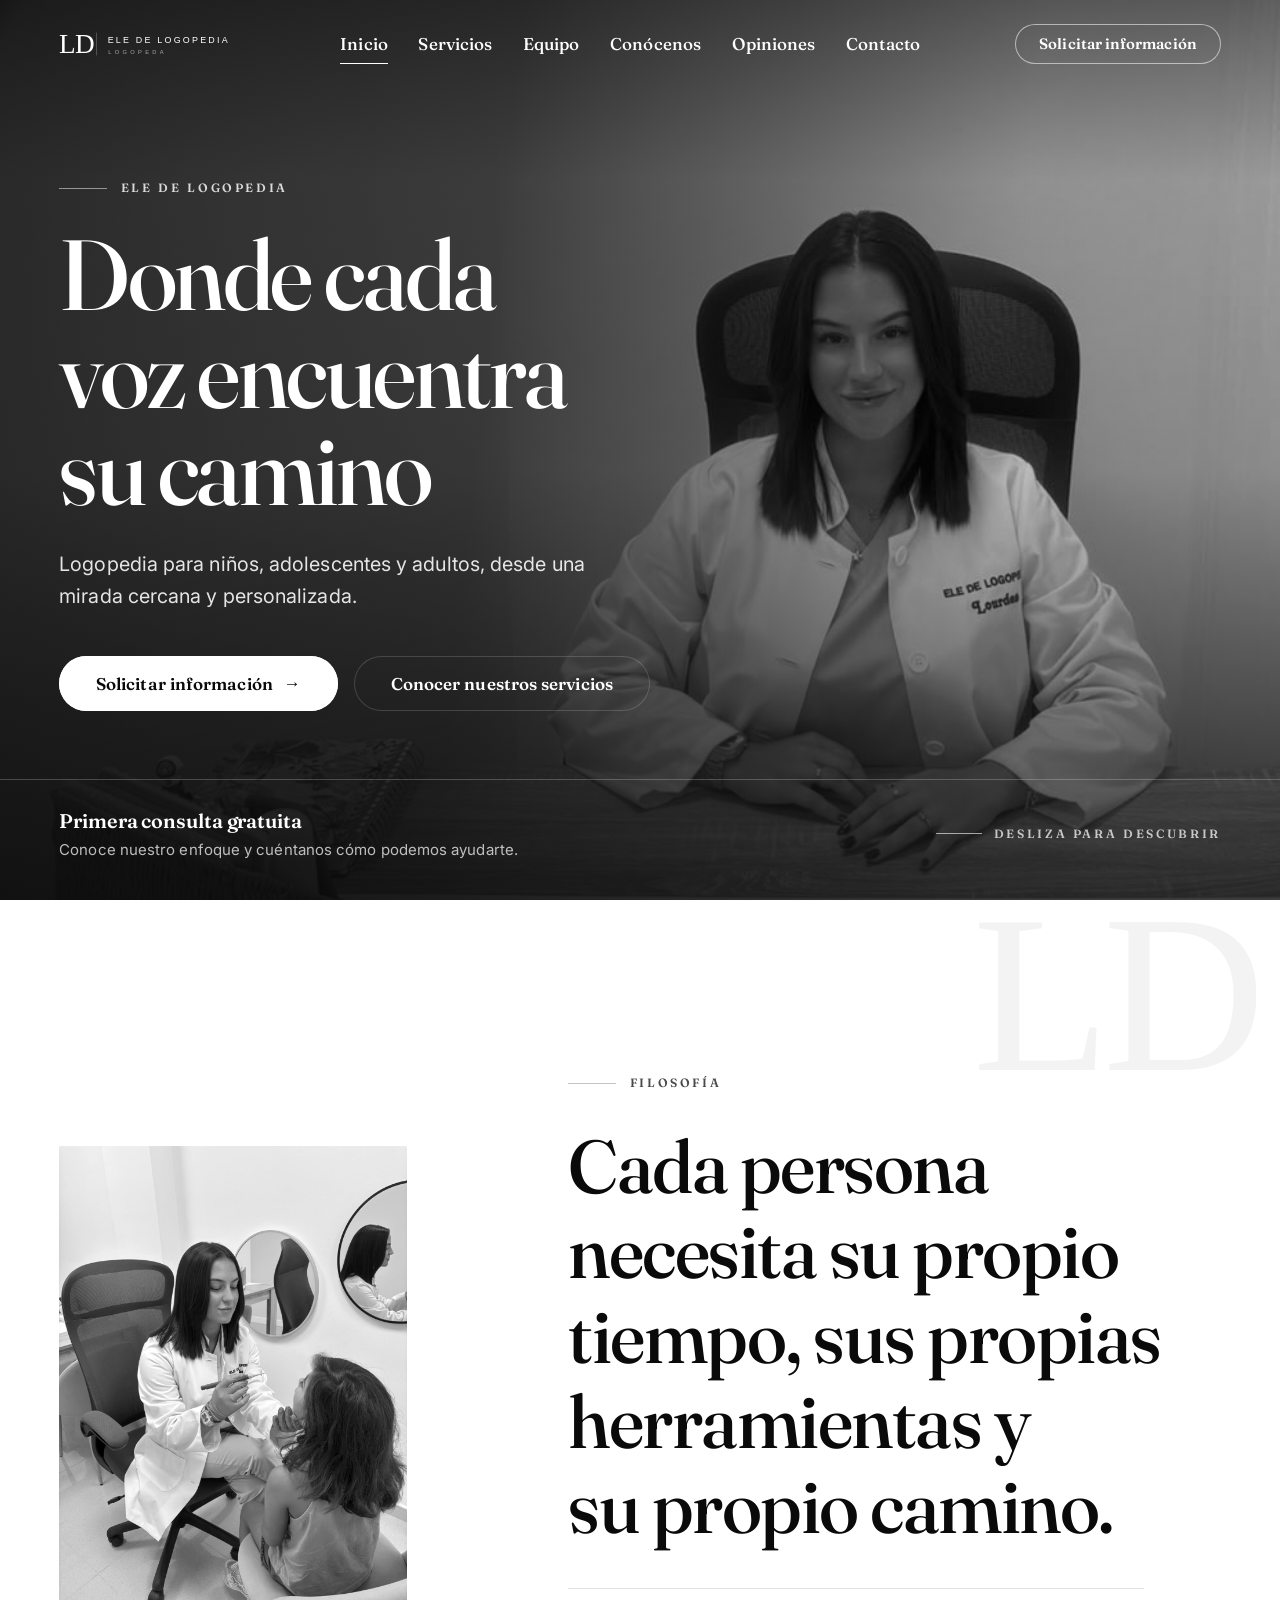
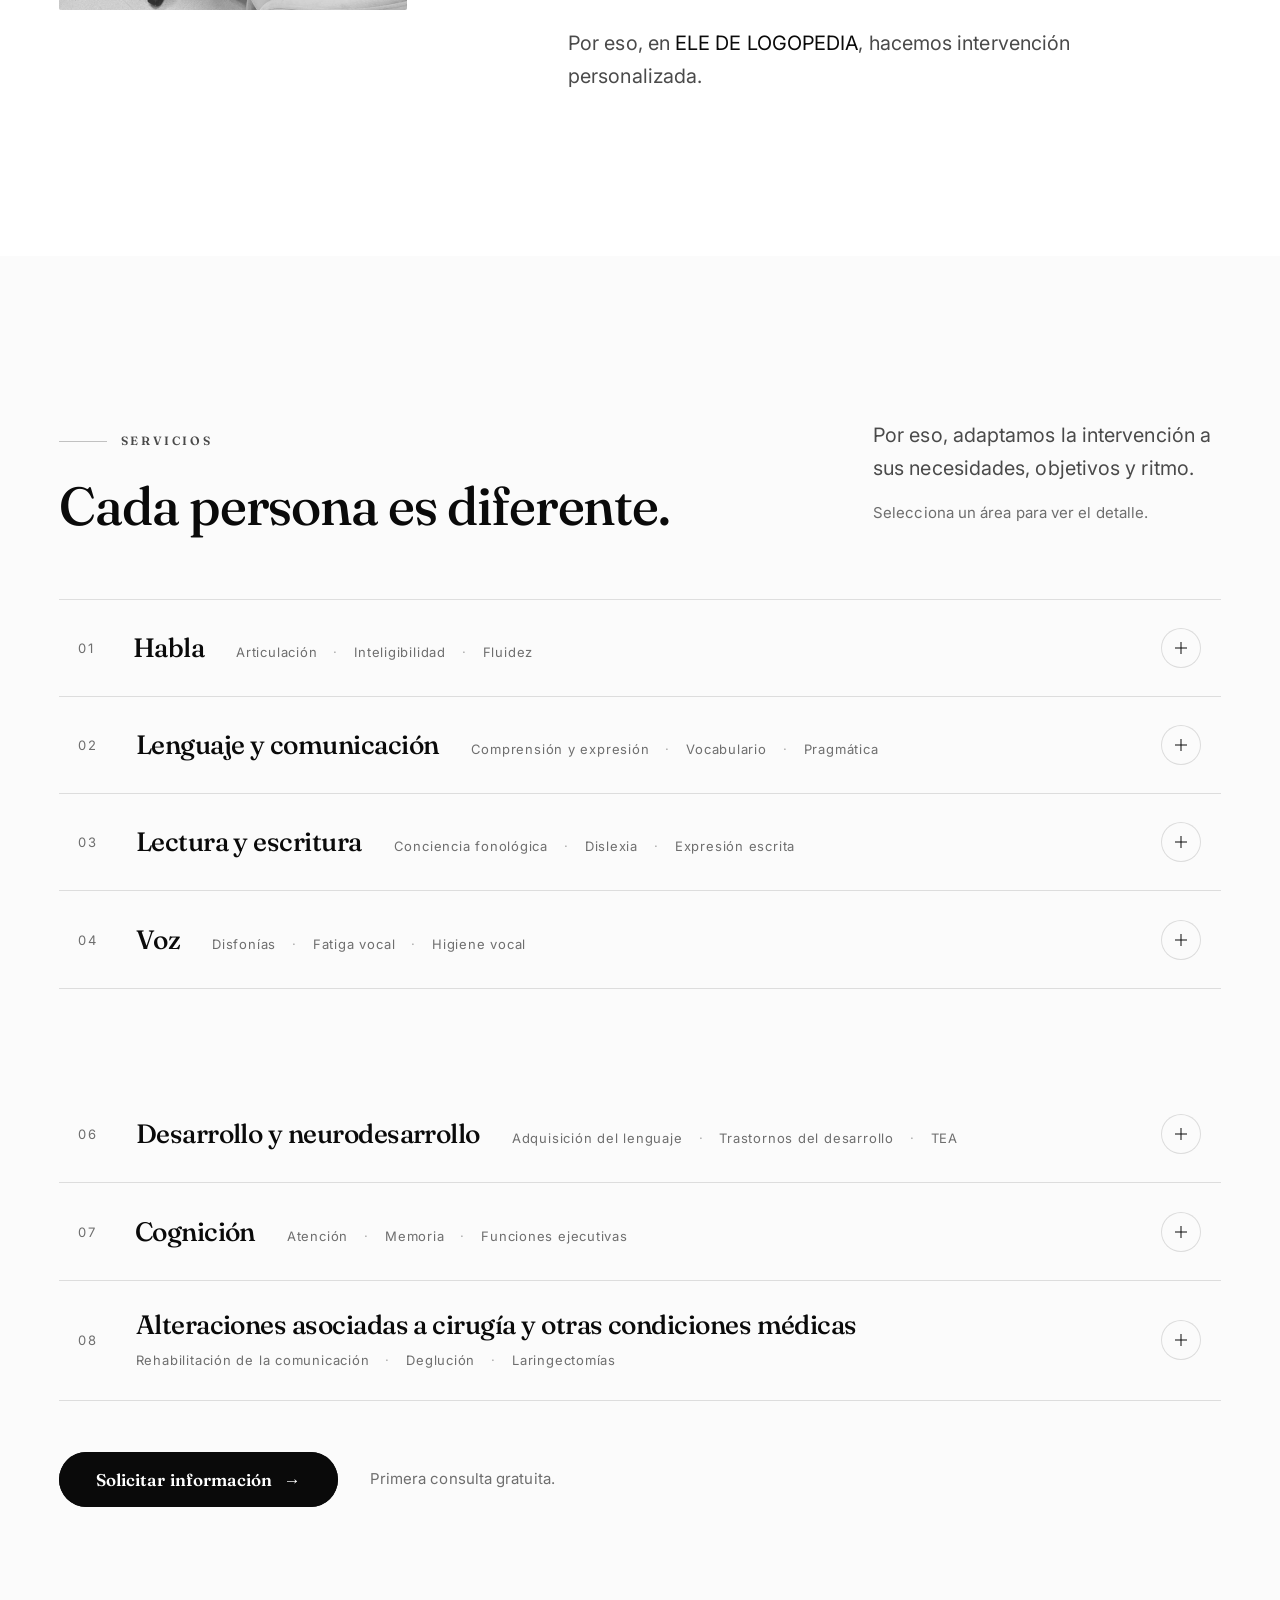
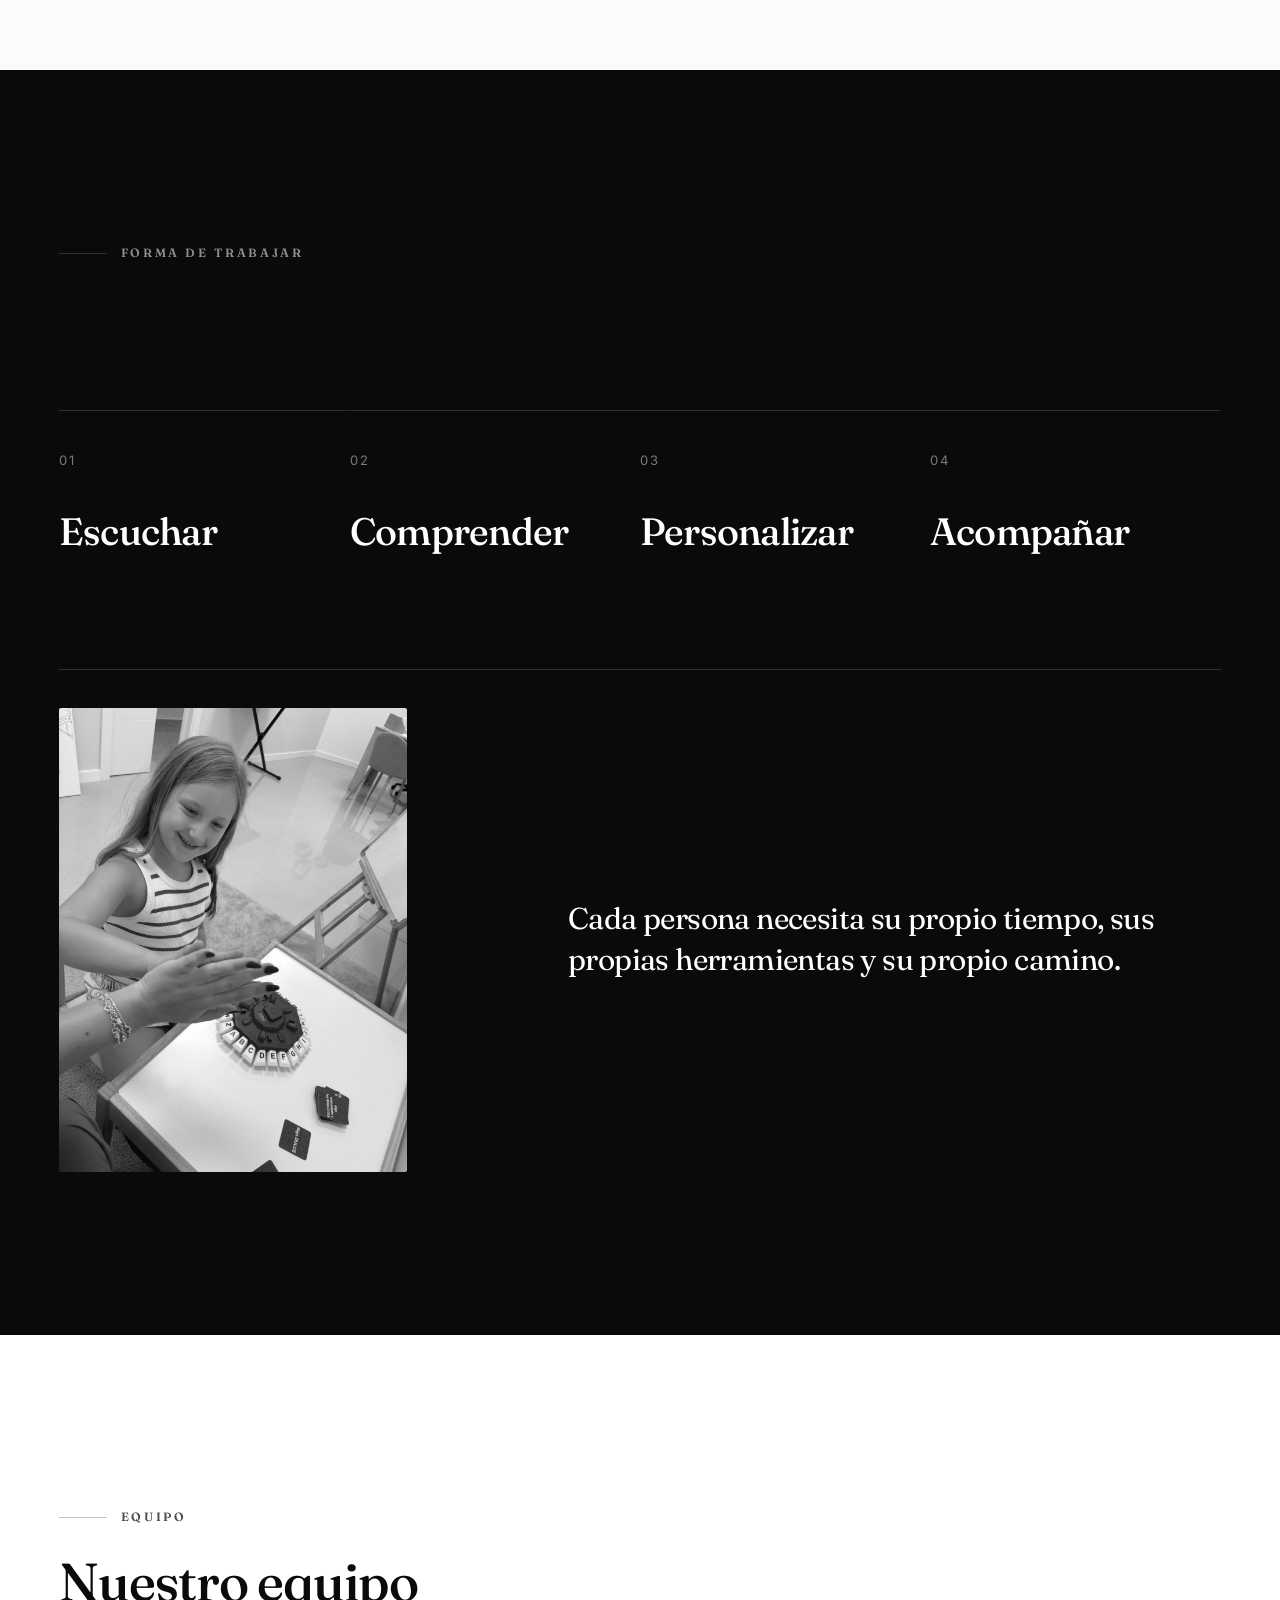
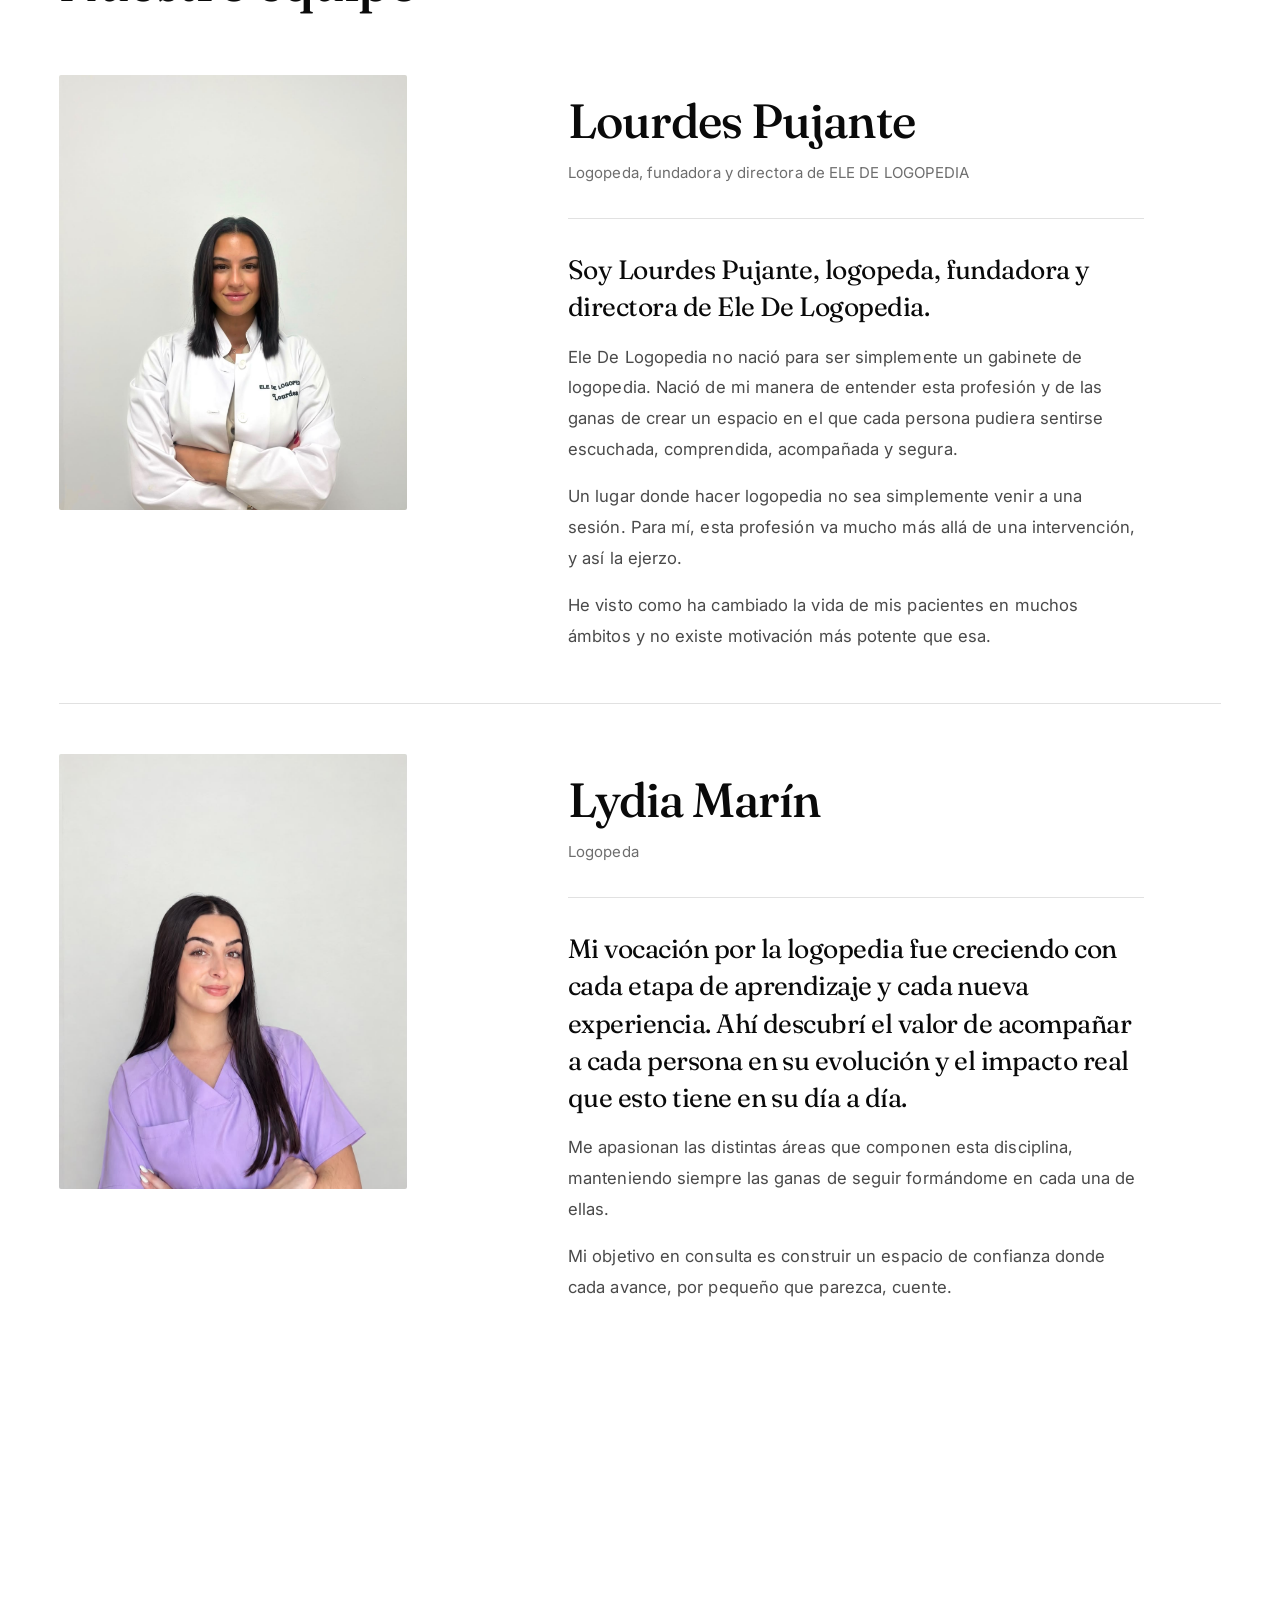
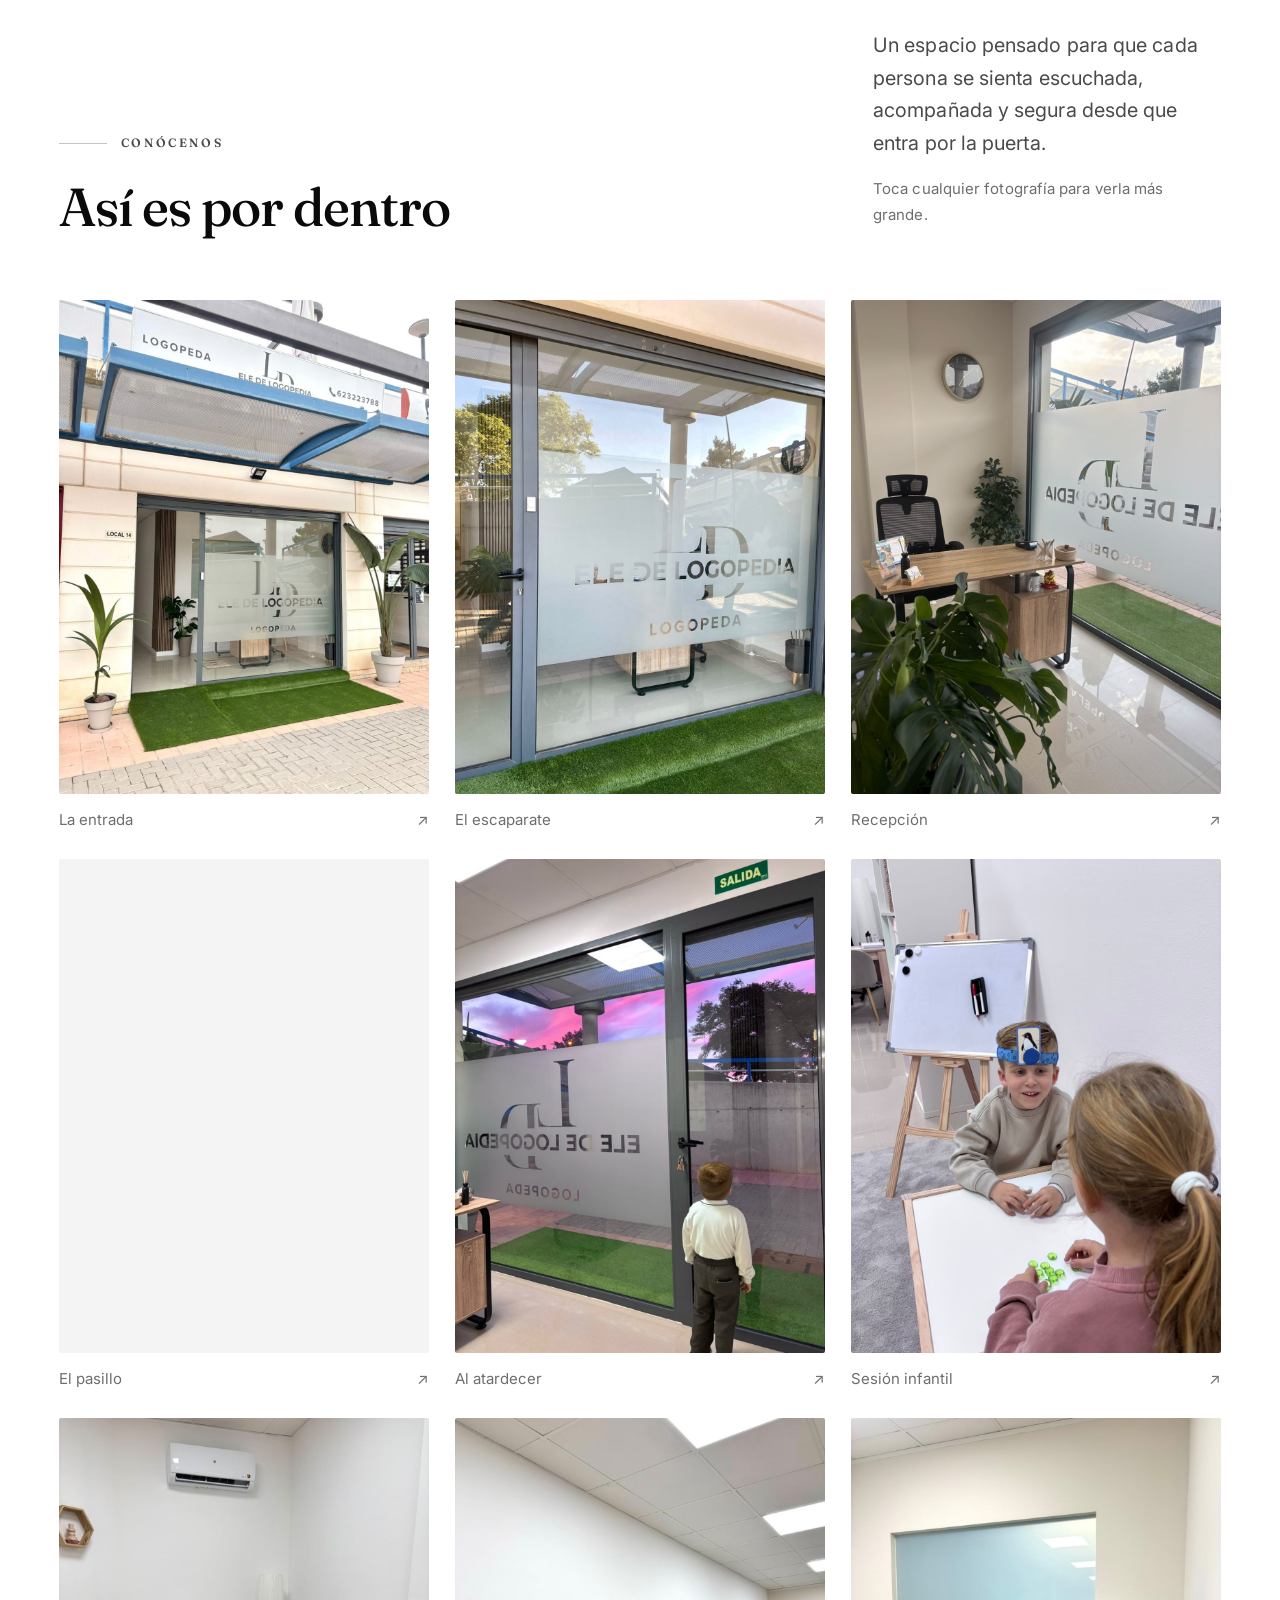
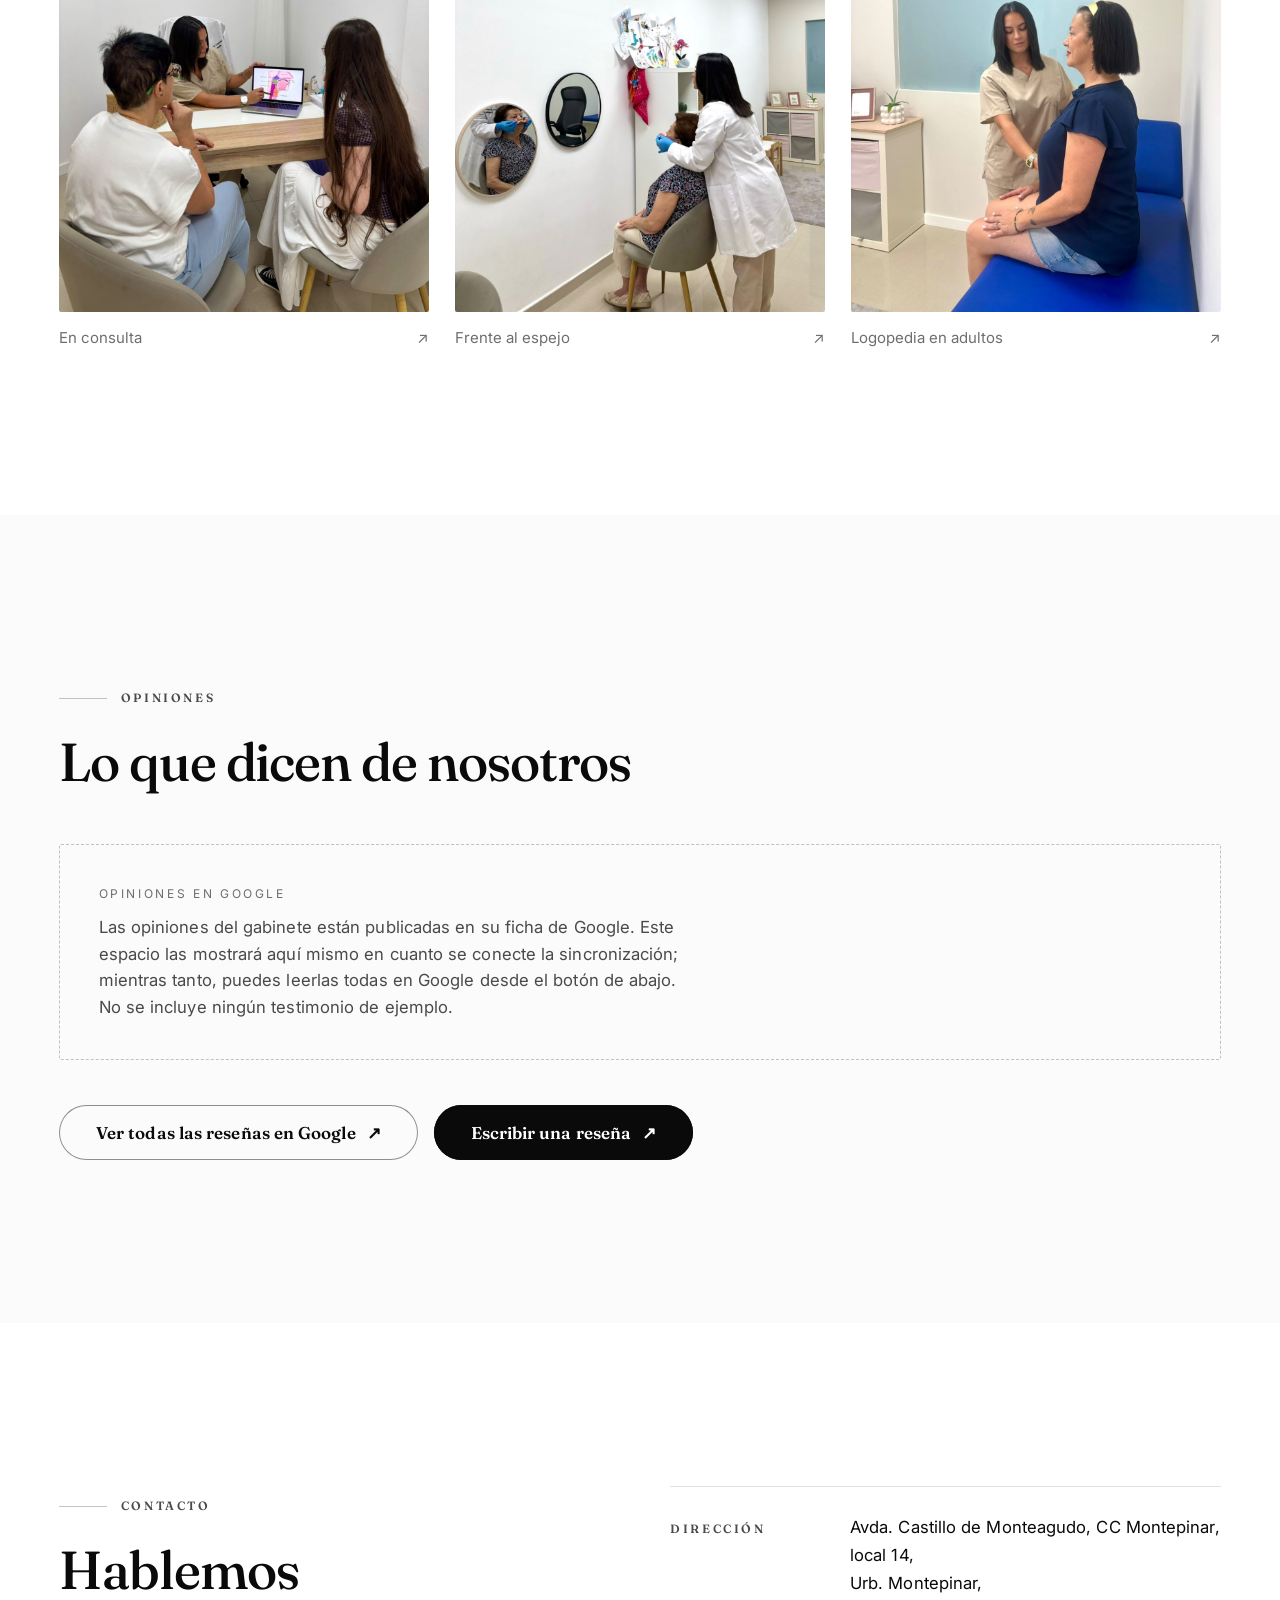
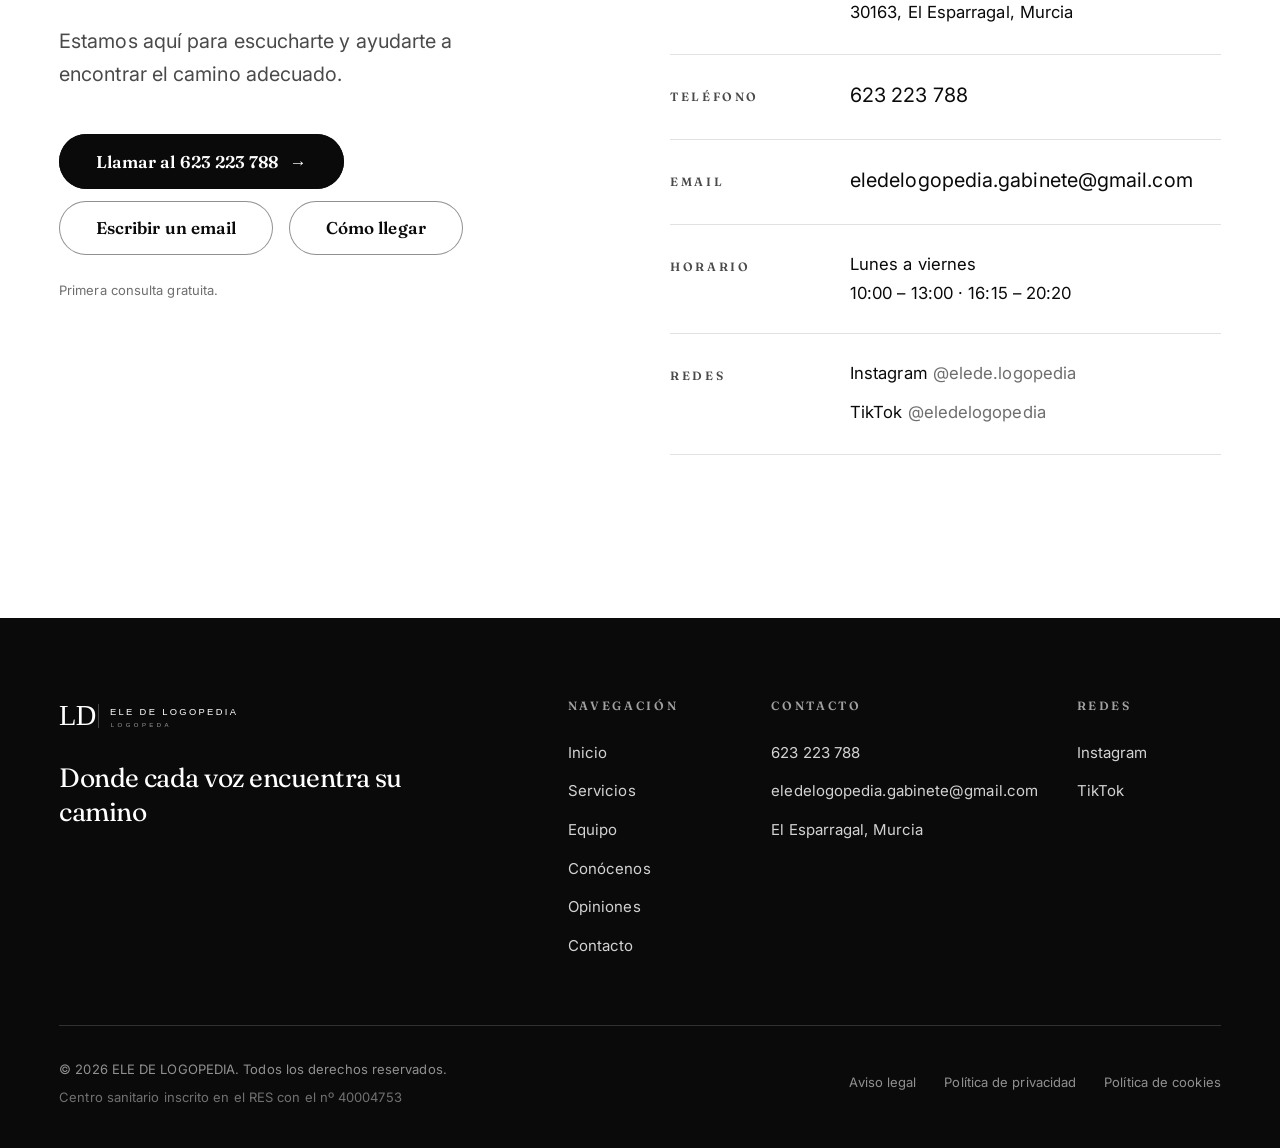
<file: index.html>
<!doctype html>
<html lang="es">
  <head>
    <meta charset="utf-8" />
    <meta name="viewport" content="width=device-width, initial-scale=1" />

    <title>ELE DE LOGOPEDIA | Logopeda en El Esparragal, Murcia</title>
    <meta
      name="description"
      content="Gabinete de logopedia en El Esparragal (Murcia), en Urb. Montepinar. Intervención personalizada en habla, lenguaje, voz y comunicación para niños, adolescentes y adultos. Primera consulta gratuita."
    />
    <meta name="theme-color" content="#ffffff" />
    <meta name="author" content="ELE DE LOGOPEDIA" />

    <!-- PENDIENTE: al publicar en un dominio definitivo, añadir aquí:
         <link rel="canonical" href="https://DOMINIO/" />
         <meta property="og:url" content="https://DOMINIO/" />
         <meta property="og:image" content="https://DOMINIO/assets/img/og.jpg" />
         (og:image debe ser una URL absoluta y una imagen .jpg/.png de 1200x630) -->

    <meta property="og:type" content="website" />
    <meta property="og:locale" content="es_ES" />
    <meta property="og:site_name" content="ELE DE LOGOPEDIA" />
    <meta property="og:title" content="ELE DE LOGOPEDIA | Donde cada voz encuentra su camino" />
    <meta
      property="og:description"
      content="Logopedia para niños, adolescentes y adultos en El Esparragal, Murcia. Intervención personalizada en habla, lenguaje, voz y comunicación."
    />
    <meta name="twitter:card" content="summary_large_image" />

    <link rel="icon" href="assets/brand/favicon.svg" type="image/svg+xml" />

    <!-- Tipografía.
         Fraunces (serif con carácter y peso real) es la voz de marca:
         titulares, navegación, botones y antetítulos.
         Inter queda para texto corrido, donde manda la legibilidad.
         Para probar otra serif, cambiar esta URL y `--f-serif` en
         assets/css/tokens.css. -->
    <link rel="preconnect" href="https://fonts.googleapis.com" />
    <link rel="preconnect" href="https://fonts.gstatic.com" crossorigin />
    <link
      rel="stylesheet"
      href="https://fonts.googleapis.com/css2?family=Fraunces:opsz,wght@9..144,400..700&family=Inter:wght@400;500;600&display=swap"
    />

    <link rel="stylesheet" href="assets/css/tokens.css" />
    <link rel="stylesheet" href="assets/css/base.css" />
    <link rel="stylesheet" href="assets/css/layout.css" />
    <link rel="stylesheet" href="assets/css/components.css" />
    <link rel="stylesheet" href="assets/css/sections.css" />

    <!-- Marca el documento como "con JavaScript". Las animaciones de entrada
         solo se aplican si esta clase existe: sin JS el contenido se ve tal cual.

         El temporizador es una red de seguridad. Las secciones llevan
         `data-reveal`, que las deja en opacity:0 hasta que JavaScript las
         hace aparecer. Si la conexión es lenta o algún script falla, el
         visitante vería una página en blanco sin saber por qué. Pasado un
         segundo y pico el contenido se muestra igualmente, con animación o
         sin ella. reveal.js cancela el temporizador cuando llega a tiempo. -->
    <script>
      (function () {
        var raiz = document.documentElement;
        raiz.classList.add('js');
        window.__eleMostrarTodo = window.setTimeout(function () {
          raiz.classList.add('sin-entrada');
        }, 1200);
      })();
    </script>

    <!-- Datos estructurados.
         IMPORTANTE: mantener sincronizado con assets/js/data/site.js
         No se incluyen valoraciones ni datos no facilitados. -->
    <script type="application/ld+json">
      {
        "@context": "https://schema.org",
        "@type": "MedicalBusiness",
        "additionalType": "https://schema.org/HealthAndBeautyBusiness",
        "name": "ELE DE LOGOPEDIA",
        "slogan": "Donde cada voz encuentra su camino",
        "description": "Gabinete de logopedia en El Esparragal (Murcia). Intervención personalizada en habla, lenguaje, lectura y escritura, voz, motricidad orofacial, neurodesarrollo y cognición.",
        "medicalSpecialty": "SpeechPathology",
        "address": {
          "@type": "PostalAddress",
          "streetAddress": "Avda. Castillo de Monteagudo, CC Montepinar, local 14, Urb. Montepinar",
          "postalCode": "30163",
          "addressLocality": "El Esparragal",
          "addressRegion": "Murcia",
          "addressCountry": "ES"
        },
        "geo": {
          "@type": "GeoCoordinates",
          "latitude": 38.0420587,
          "longitude": -1.100604
        },
        "hasMap": "https://www.google.com/maps?cid=9035724548006069221",
        "telephone": "+34623223788",
        "email": "eledelogopedia.gabinete@gmail.com",
        "openingHoursSpecification": [
          {
            "@type": "OpeningHoursSpecification",
            "dayOfWeek": ["Monday", "Tuesday", "Wednesday", "Thursday", "Friday"],
            "opens": "10:00",
            "closes": "13:00"
          },
          {
            "@type": "OpeningHoursSpecification",
            "dayOfWeek": ["Monday", "Tuesday", "Wednesday", "Thursday", "Friday"],
            "opens": "16:15",
            "closes": "20:20"
          }
        ],
        "sameAs": [
          "https://www.instagram.com/elede.logopedia/",
          "https://www.tiktok.com/@eledelogopedia"
        ],
        "identifier": {
          "@type": "PropertyValue",
          "name": "Registro de Establecimientos Sanitarios (RES)",
          "value": "40004753"
        },
        "founder": {
          "@type": "Person",
          "name": "Lourdes Pujante Sánchez",
          "jobTitle": "Logopeda, fundadora y directora de ELE DE LOGOPEDIA",
          "hasCredential": {
            "@type": "EducationalOccupationalCredential",
            "credentialCategory": "degree",
            "name": "Graduada en Logopedia",
            "recognizedBy": {
              "@type": "CollegeOrUniversity",
              "name": "Universidad de Murcia"
            }
          },
          "memberOf": {
            "@type": "Organization",
            "name": "Colegio Profesional de Logopedas de la Región de Murcia",
            "url": "https://logopedasmurcia.es/"
          }
        }
      }
    </script>
  </head>

  <body>
    <a class="skip-link" href="#contenido">Saltar al contenido principal</a>

    <!-- =========================================================
         CABECERA
         ========================================================= -->
    <header class="header">
      <div class="container header__inner">
        <!-- Dos versiones del logotipo: la blanca se revela sobre el hero
             y la negra al hacer scroll. Solo la negra lleva alt, para que
             el lector de pantalla no anuncie la marca dos veces. -->
        <a class="header__logo" href="#inicio" aria-label="ELE DE LOGOPEDIA, ir al inicio">
          <img
            class="header__logo-dark"
            src="assets/brand/logo-horizontal.svg"
            alt="ELE DE LOGOPEDIA"
            width="260"
            height="56"
          />
          <img
            class="header__logo-light"
            src="assets/brand/logo-horizontal-blanco.svg"
            alt=""
            aria-hidden="true"
            width="260"
            height="56"
          />
        </a>

        <nav class="nav" aria-label="Navegación principal">
          <a class="nav__link" href="#inicio">Inicio</a>
          <a class="nav__link" href="#servicios">Servicios</a>
          <a class="nav__link" href="#equipo">Equipo</a>
          <a class="nav__link" href="#conocenos">Conócenos</a>
          <a class="nav__link" href="#opiniones">Opiniones</a>
          <a class="nav__link" href="#contacto">Contacto</a>
        </nav>

        <div class="header__actions">
          <a class="btn btn--primary btn--sm" href="#contacto">Solicitar información</a>

          <button
            type="button"
            class="burger"
            aria-expanded="false"
            aria-controls="menu-movil"
            aria-label="Abrir menú"
          >
            <span class="burger__box" aria-hidden="true">
              <span class="burger__line"></span>
              <span class="burger__line"></span>
            </span>
          </button>
        </div>
      </div>
    </header>

    <!-- Menú móvil: su contenido se genera desde la navegación principal -->
    <div class="mobile-menu" id="menu-movil"></div>

    <main id="contenido" tabindex="-1">
      <!-- =========================================================
           HERO
           ========================================================= -->
      <section class="hero on-dark" id="inicio" aria-labelledby="titulo-principal">
        <!-- Fotografía real del gabinete, a sangre.
             Es una imagen vertical en un hueco apaisado: `object-fit: cover`
             recorta, y el encuadre se controla con `object-position` en
             sections.css (--hero-focus). -->
        <div class="hero__bg">
          <!-- El `?v=2` NO es un adorno: es lo que obliga a los móviles que
               ya habían visitado la web a descargar la foto otra vez. Para
               el navegador es una dirección distinta, así que no puede
               servir la copia guardada. Al retocar esta foto (se quitó el
               aire acondicionado de la pared) hay que subir el número, o
               quien ya la tuviera en caché seguiría viendo la antigua. -->
          <img
            src="assets/img/hero.jpg?v=2"
            alt="Lourdes Pujante, logopeda y directora de ELE DE LOGOPEDIA, en el gabinete de El Esparragal, Murcia"
            width="1000"
            height="1600"
            fetchpriority="high"
            decoding="async"
          />
          <span class="hero__scrim" aria-hidden="true"></span>
        </div>

        <!-- OJO: el hero NO lleva `data-reveal`.
             Esa animación la activa JavaScript, y mientras no llega deja el
             contenido en opacity:0. En el hero eso significa pantalla en
             blanco hasta que terminan de descargarse los 16 scripts, cosa
             que en el móvil son segundos. Aquí la entrada se hace con una
             animación de CSS, que funciona desde el primer instante. -->
        <div class="container hero__inner">
          <div class="hero__content">
            <p class="eyebrow">ELE DE LOGOPEDIA</p>

            <h1 class="hero__title" id="titulo-principal">
              Donde cada voz encuentra su camino
            </h1>

            <p class="hero__lead">
              Logopedia para niños, adolescentes y adultos, desde una mirada cercana y
              personalizada.
            </p>

            <div class="hero__actions">
              <a class="btn btn--primary" href="#contacto">
                Solicitar información
                <span class="btn__arrow" aria-hidden="true">→</span>
              </a>
              <a class="btn btn--outline" href="#servicios">Conocer nuestros servicios</a>
            </div>
          </div>
        </div>

        <div class="container hero__foot">
          <p class="hero__note">
            <strong>Primera consulta gratuita</strong>
            Conoce nuestro enfoque y cuéntanos cómo podemos ayudarte.
          </p>

          <a class="hero__scroll" href="#filosofia">
            <span class="hero__scroll-line" aria-hidden="true"></span>
            Desliza para descubrir
          </a>
        </div>
      </section>

      <!-- =========================================================
           FILOSOFÍA
           ========================================================= -->
      <section class="section philosophy" id="filosofia" aria-labelledby="titulo-filosofia">
        <img
          class="philosophy__mark"
          src="assets/brand/monograma-ld.svg"
          alt=""
          aria-hidden="true"
          width="120"
          height="120"
          loading="lazy"
        />

        <div class="container philosophy__inner">
          <figure class="philosophy__media media media--3x4 media--zoom" data-reveal>
            <!-- Fotografía real: 1200x1600 es 3:4 exacto, no se recorta nada. -->
            <img
              src="assets/img/filosofia.jpg"
              alt="Lourdes Pujante durante una sesión de logopedia en el gabinete ELE DE LOGOPEDIA"
              width="1200"
              height="1600"
              loading="lazy"
              decoding="async"
            />
          </figure>

          <div class="philosophy__content">
            <p class="eyebrow" data-reveal>Filosofía</p>

            <h2 class="philosophy__statement" id="titulo-filosofia" data-reveal data-reveal-delay="90">
              Cada persona necesita su propio tiempo, sus propias herramientas y su propio
              camino.
            </h2>

            <p class="philosophy__answer" data-reveal data-reveal-delay="160">
              Por eso, en <strong>ELE DE LOGOPEDIA</strong>, hacemos intervención
              personalizada.
            </p>
          </div>
        </div>
      </section>

      <!-- =========================================================
           SERVICIOS
           ========================================================= -->
      <section class="section section--tint" id="servicios" aria-labelledby="titulo-servicios">
        <div class="container">
          <div class="section-head">
            <div class="section-head__title">
              <p class="eyebrow" data-reveal>Servicios</p>
              <h2 id="titulo-servicios" data-reveal data-reveal-delay="80">
                Cada persona es diferente.
              </h2>
            </div>
            <div class="section-head__aside" data-reveal data-reveal-delay="140">
              <p class="section-intro">
                Por eso, adaptamos la intervención a sus necesidades, objetivos y ritmo.
              </p>
              <p class="services__hint">Selecciona un área para ver el detalle.</p>
            </div>
          </div>

          <!-- Las tarjetas se generan desde assets/js/data/services.js -->
          <div class="services__list" data-services></div>

          <noscript>
            <!-- Copia de respaldo para navegadores sin JavaScript.
                 Si cambias los textos en assets/js/data/services.js,
                 actualiza también este bloque. -->
            <dl class="services__list">
              <dt>Habla</dt>
              <dd>
                Articulación y pronunciación, dificultades en los sonidos del habla,
                inteligibilidad, fluidez, ritmo y velocidad del habla, apraxia y disartria.
              </dd>
              <dt>Lenguaje y comunicación</dt>
              <dd>
                Comprensión y expresión del lenguaje, vocabulario, construcción de frases,
                narración, comunicación social y pragmática.
              </dd>
              <dt>Lectura y escritura</dt>
              <dd>
                Conciencia fonológica, adquisición de la lectoescritura, dislexia, disgrafía,
                disortografía, fluidez y comprensión lectora y expresión escrita.
              </dd>
              <dt>Voz</dt>
              <dd>
                Disfonías, fatiga vocal, alteraciones de la calidad vocal, lesiones, higiene
                vocal y reeducación de la voz.
              </dd>
              <dt>Motricidad orofacial y terapia miofuncional</dt>
              <dd>
                Respiración, postura y movilidad lingual, musculatura orofacial, masticación,
                deglución, hábitos orales y otras funciones relacionadas con el sistema
                orofacial.
              </dd>
              <dt>Desarrollo y neurodesarrollo</dt>
              <dd>
                Dificultades en la adquisición del lenguaje y la comunicación, trastornos del
                desarrollo, TEA y otras condiciones del neurodesarrollo.
              </dd>
              <dt>Cognición</dt>
              <dd>
                Atención, memoria, funciones ejecutivas, comprensión, razonamiento y otras
                capacidades que pueden afectar a la comunicación.
              </dd>
              <dt>Alteraciones asociadas a cirugía y otras condiciones médicas</dt>
              <dd>
                Rehabilitación de la comunicación, voz, deglución y funciones orofaciales tras
                determinadas cirugías, tratamientos médicos, traqueostomías y laringectomías.
              </dd>
            </dl>
          </noscript>

          <div class="services__foot" data-reveal>
            <a class="btn btn--primary" href="#contacto">
              Solicitar información
              <span class="btn__arrow" aria-hidden="true">→</span>
            </a>
            <p class="services__foot-text">Primera consulta gratuita.</p>
          </div>
        </div>
      </section>

      <!-- =========================================================
           FORMA DE TRABAJAR
           ========================================================= -->
      <section
        class="section on-dark"
        id="forma-de-trabajar"
        aria-labelledby="titulo-forma-de-trabajar"
      >
        <div class="container">
          <div class="section-head">
            <div class="section-head__title">
              <p class="eyebrow" data-reveal>Forma de trabajar</p>
              <h2 id="titulo-forma-de-trabajar" data-reveal data-reveal-delay="80">
                Intervención personalizada
              </h2>
            </div>
          </div>

          <!-- Los pasos se generan desde assets/js/data/process.js -->
          <div class="process__grid" data-process></div>

          <!-- Cierre de la sección: la frase que resume el método, junto a una
               fotografía de una sesión real. La imagen va en blanco y negro
               como el resto de fotografías de sección; el color queda
               reservado a los retratos del equipo y a "Conócenos". -->
          <div class="process__outro">
            <figure class="process__media media media--3x4 media--zoom" data-reveal>
              <!-- Fotografía real: 1200x1600 es 3:4 exacto, no se recorta nada. -->
              <img
                src="assets/img/sesion-juego.jpg"
                alt="Una niña celebra un acierto con su logopeda durante una sesión, con un juego de letras sobre la mesa"
                width="1200"
                height="1600"
                loading="lazy"
                decoding="async"
              />
            </figure>

            <p class="process__closing" data-reveal data-reveal-delay="120">
              Cada persona necesita su propio tiempo, sus propias herramientas y su propio
              camino.
            </p>
          </div>
        </div>
      </section>

      <!-- =========================================================
           EQUIPO
           ========================================================= -->
      <section class="section" id="equipo" aria-labelledby="titulo-equipo">
        <div class="container">
          <div class="section-head">
            <div class="section-head__title">
              <p class="eyebrow" data-reveal>Equipo</p>
              <h2 id="titulo-equipo" data-reveal data-reveal-delay="80">Nuestro equipo</h2>
            </div>
          </div>

          <!-- Las profesionales se generan desde assets/js/data/team.js -->
          <div class="team" data-team></div>
        </div>
      </section>

      <!-- =========================================================
           CONÓCENOS — galería del centro
           ========================================================= -->
      <section class="section" id="conocenos" aria-labelledby="titulo-conocenos">
        <div class="container">
          <div class="section-head">
            <div class="section-head__title">
              <p class="eyebrow" data-reveal>Conócenos</p>
              <h2 id="titulo-conocenos" data-reveal data-reveal-delay="80">
                Así es por dentro
              </h2>
            </div>
            <div class="section-head__aside" data-reveal data-reveal-delay="140">
              <p class="section-intro">
                Un espacio pensado para que cada persona se sienta escuchada, acompañada y
                segura desde que entra por la puerta.
              </p>
              <p class="gallery__hint">Toca cualquier fotografía para verla más grande.</p>
            </div>
          </div>

          <!-- Las fotografías se generan desde assets/js/data/gallery.js -->
          <ul class="gallery" data-gallery></ul>
        </div>
      </section>

      <!-- =========================================================
           OPINIONES
           ========================================================= -->
      <section class="section section--tint" id="opiniones" aria-labelledby="titulo-opiniones">
        <div class="container">
          <div class="reviews__head">
            <div>
              <p class="eyebrow" data-reveal>Opiniones</p>
              <h2 id="titulo-opiniones" data-reveal data-reveal-delay="80">
                Lo que dicen de nosotros
              </h2>
            </div>
            <!-- Controles del carrusel (solo si hay reseñas que desplazar) -->
            <div class="carousel-controls" data-reviews-controls hidden></div>
          </div>

          <!-- Las reseñas se generan desde assets/js/data/reviews.js.
               No hay ningún testimonio de ejemplo. -->
          <div data-reviews></div>

          <div class="reviews__foot" data-reviews-foot></div>
        </div>
      </section>

      <!-- =========================================================
           CONTACTO
           ========================================================= -->
      <section class="section" id="contacto" aria-labelledby="titulo-contacto">
        <div class="container contact__inner">
          <div class="contact__intro">
            <p class="eyebrow" data-reveal>Contacto</p>

            <h2 class="contact__title" id="titulo-contacto" data-reveal data-reveal-delay="80">
              Hablemos
            </h2>

            <p class="contact__text" data-reveal data-reveal-delay="140">
              Estamos aquí para escucharte y ayudarte a encontrar el camino adecuado.
            </p>

            <!-- Botones generados desde assets/js/data/site.js -->
            <div class="contact__actions" data-contact-actions data-reveal data-reveal-delay="200"></div>

            <p class="contact__note" data-reveal data-reveal-delay="240">
              Primera consulta gratuita.
            </p>
          </div>

          <!-- Datos generados desde assets/js/data/site.js -->
          <div class="contact__details" data-contact-details data-reveal data-reveal-delay="120"></div>

          <noscript>
            <!-- Copia de respaldo para navegadores sin JavaScript. -->
            <div class="contact__details">
              <address>
                Avda. Castillo de Monteagudo, CC Montepinar, local 14, Urb. Montepinar, 30163,
                El Esparragal, Murcia
              </address>
              <p><a href="tel:+34623223788">623 223 788</a></p>
              <p>
                <a href="mailto:eledelogopedia.gabinete@gmail.com"
                  >eledelogopedia.gabinete@gmail.com</a
                >
              </p>
              <p>Lunes a viernes: 10:00 – 13:00 · 16:15 – 20:20</p>
            </div>
          </noscript>
        </div>
      </section>
    </main>

    <!-- =========================================================
         FOOTER
         ========================================================= -->
    <footer class="footer">
      <div class="container">
        <div class="footer__top">
          <div class="footer__brand">
            <a class="footer__logo" href="#inicio" aria-label="ELE DE LOGOPEDIA, ir al inicio">
              <img
                src="assets/brand/logo-horizontal-blanco.svg"
                alt="ELE DE LOGOPEDIA"
                width="260"
                height="56"
                loading="lazy"
              />
            </a>
            <p class="footer__slogan">Donde cada voz encuentra su camino</p>
          </div>

          <nav class="footer__col" aria-label="Navegación del pie de página">
            <p class="footer__col-title">Navegación</p>
            <ul class="footer__list">
              <li><a class="link" href="#inicio">Inicio</a></li>
              <li><a class="link" href="#servicios">Servicios</a></li>
              <li><a class="link" href="#equipo">Equipo</a></li>
              <li><a class="link" href="#conocenos">Conócenos</a></li>
              <li><a class="link" href="#opiniones">Opiniones</a></li>
              <li><a class="link" href="#contacto">Contacto</a></li>
            </ul>
          </nav>

          <div class="footer__col">
            <p class="footer__col-title">Contacto</p>
            <ul class="footer__list" data-footer-contact></ul>
          </div>

          <div class="footer__col">
            <p class="footer__col-title">Redes</p>
            <ul class="footer__list" data-footer-social></ul>
          </div>
        </div>

        <div class="footer__bottom">
          <div>
            <p>© <span data-year>2026</span> ELE DE LOGOPEDIA. Todos los derechos reservados.</p>
            <!-- Número de registro sanitario: es práctica exigible en
                 publicidad de centros sanitarios y conviene que esté a la
                 vista en todas las páginas. -->
            <p class="footer__res">Centro sanitario inscrito en el RES con el nº 40004753</p>
          </div>
          <!-- Enlaces legales. Ver assets/js/data/site.js -> legal -->
          <div class="footer__legal" data-footer-legal></div>
        </div>
      </div>
    </footer>

    <!-- =========================================================
         SCRIPTS — `defer` conserva el orden y no bloquea el render
         ========================================================= -->
    <script src="assets/js/data/site.js" defer></script>
    <script src="assets/js/data/services.js" defer></script>
    <script src="assets/js/data/process.js" defer></script>
    <script src="assets/js/data/team.js" defer></script>
    <script src="assets/js/data/gallery.js" defer></script>
    <script src="assets/js/data/reviews.js" defer></script>

    <script src="assets/js/utils/dom.js" defer></script>

    <script src="assets/js/components/nav.js" defer></script>
    <script src="assets/js/components/services.js" defer></script>
    <script src="assets/js/components/process.js" defer></script>
    <script src="assets/js/components/team.js" defer></script>
    <script src="assets/js/components/gallery.js" defer></script>
    <script src="assets/js/components/reviews.js" defer></script>
    <script src="assets/js/components/contact.js" defer></script>
    <script src="assets/js/components/reveal.js" defer></script>

    <script src="assets/js/main.js" defer></script>
  </body>
</html>
</file>
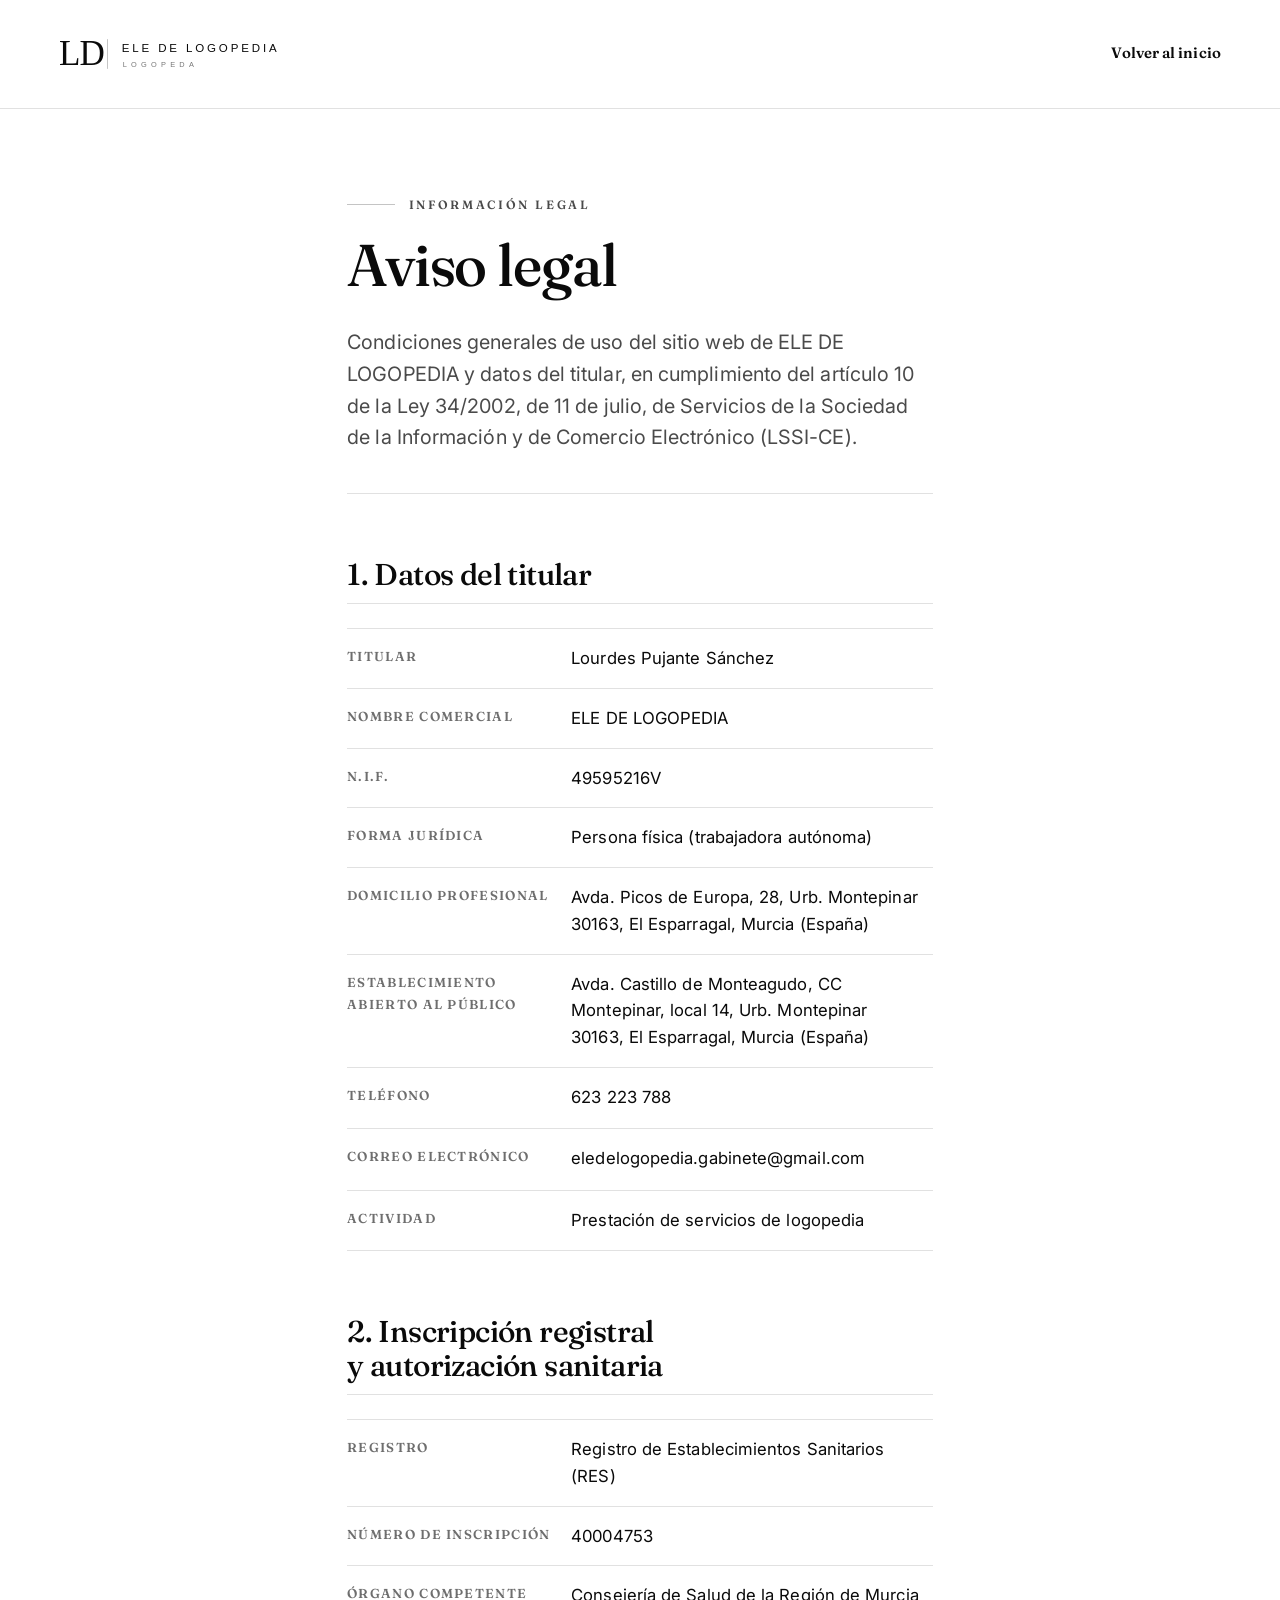
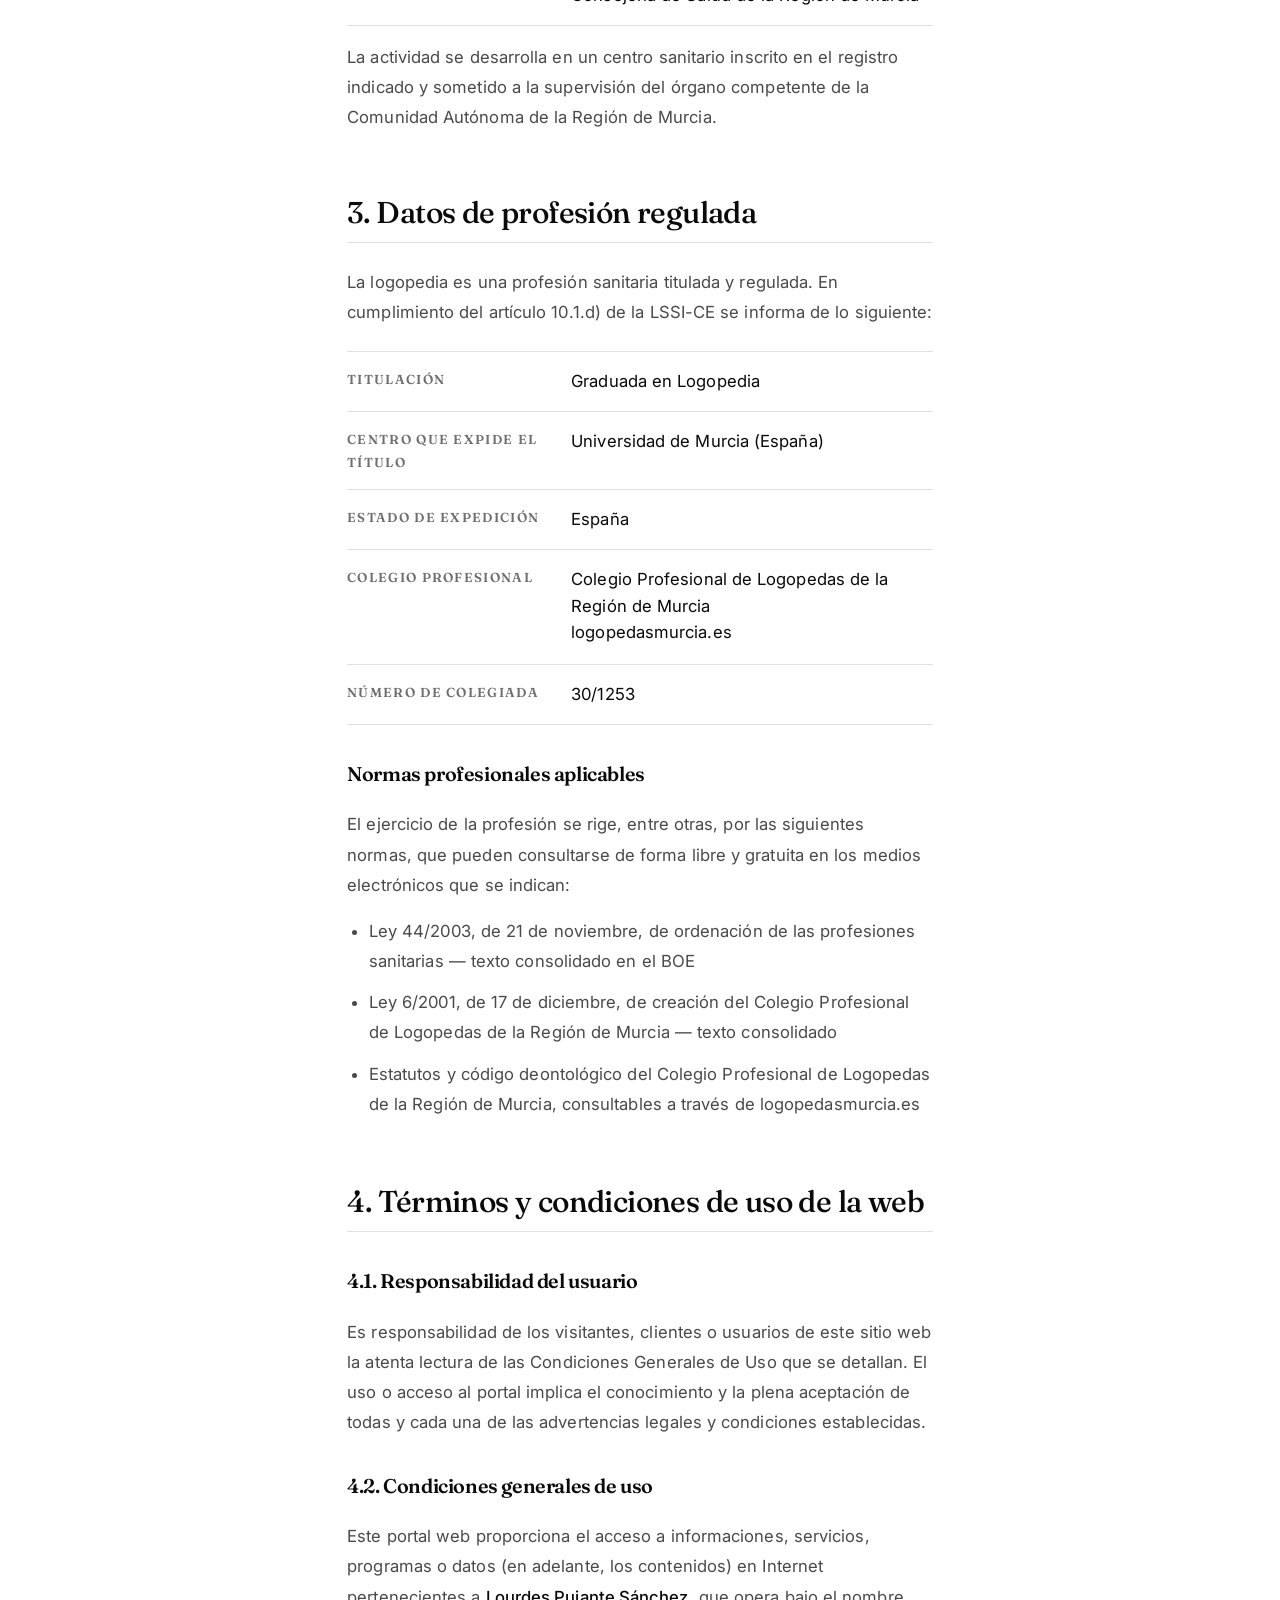
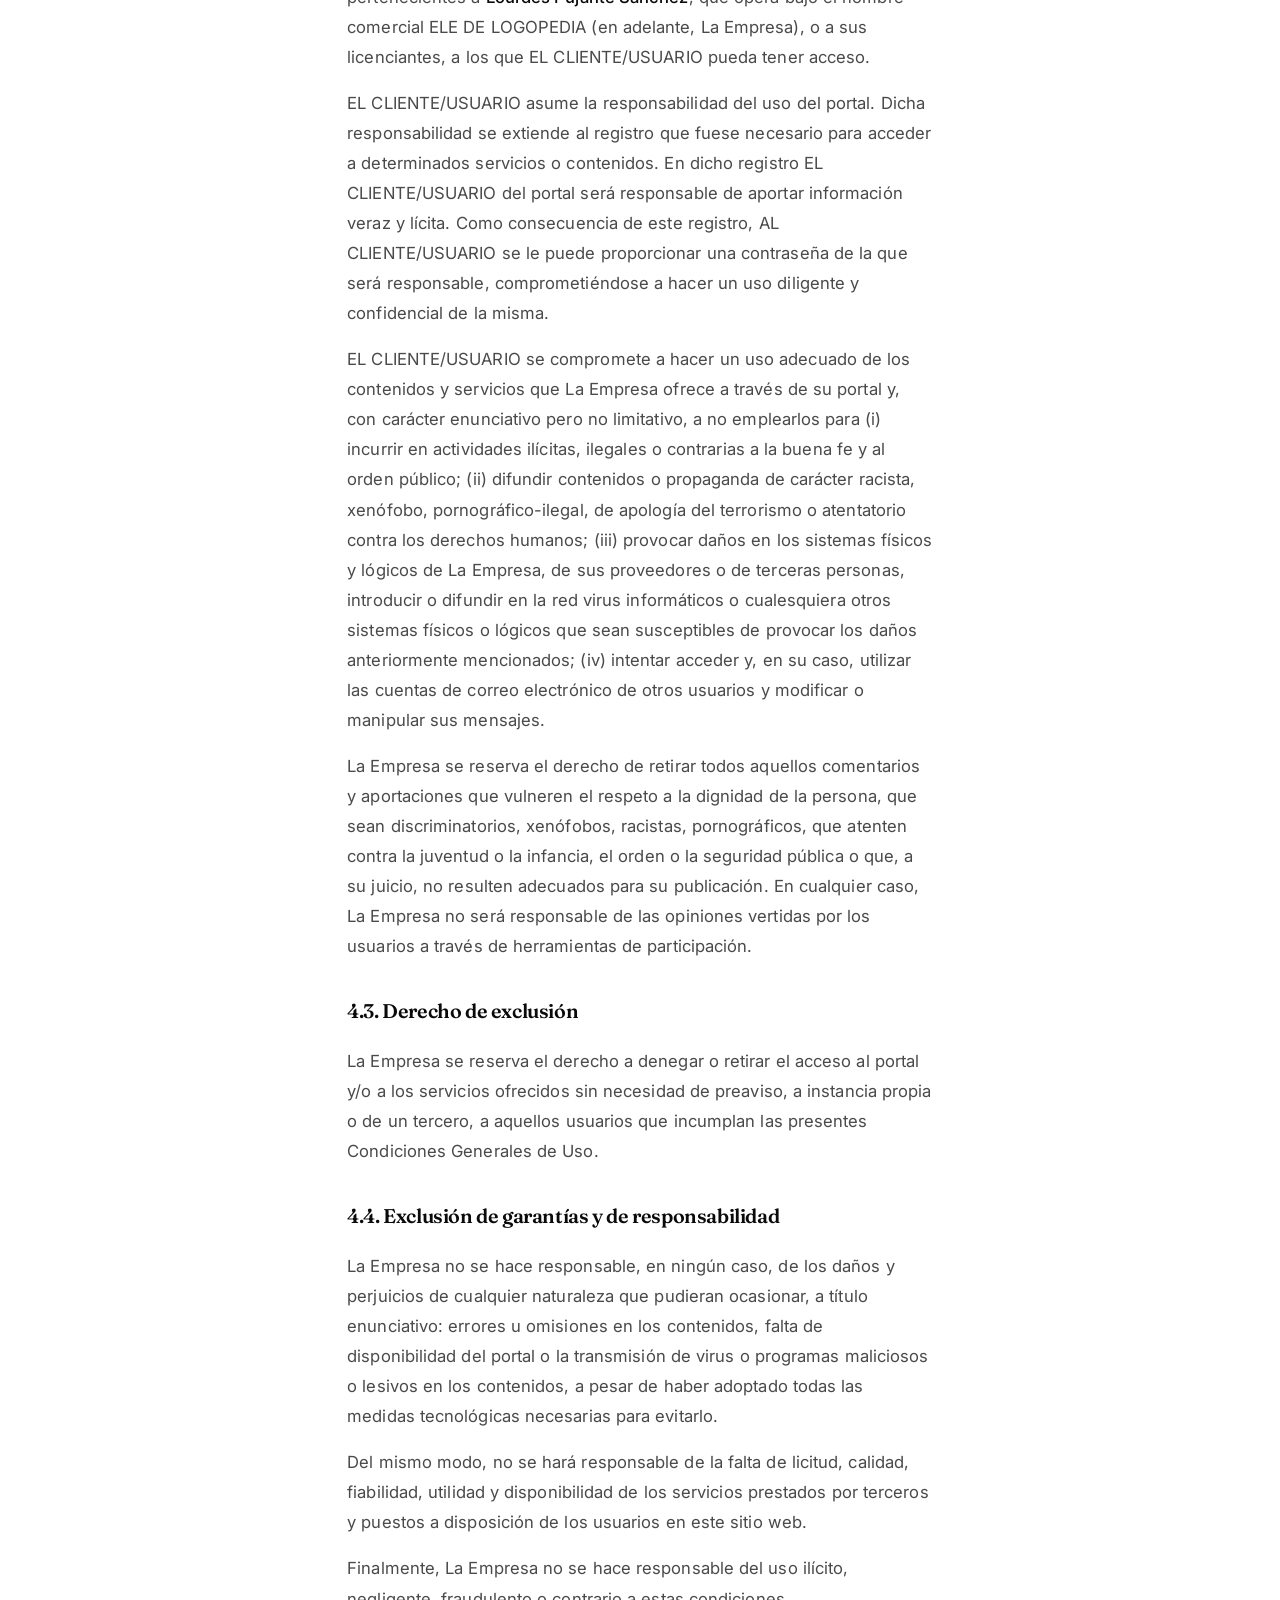
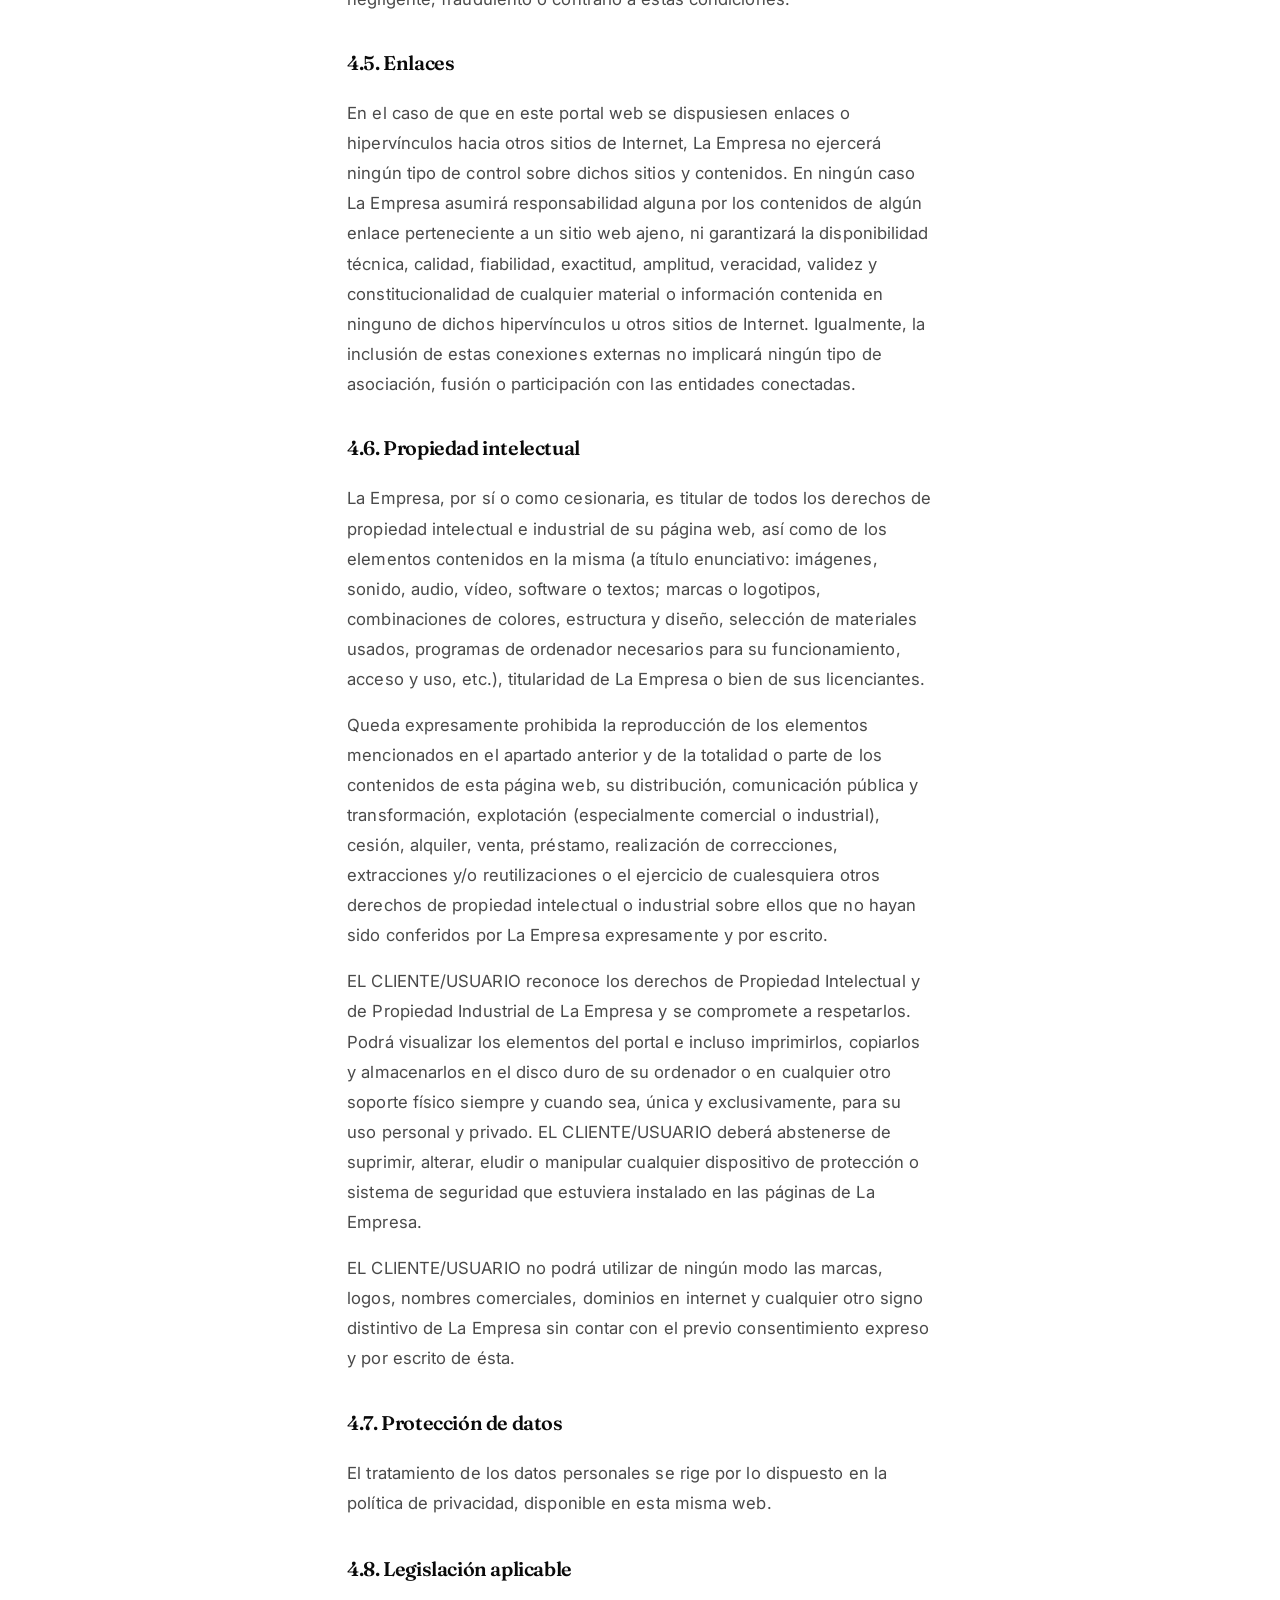
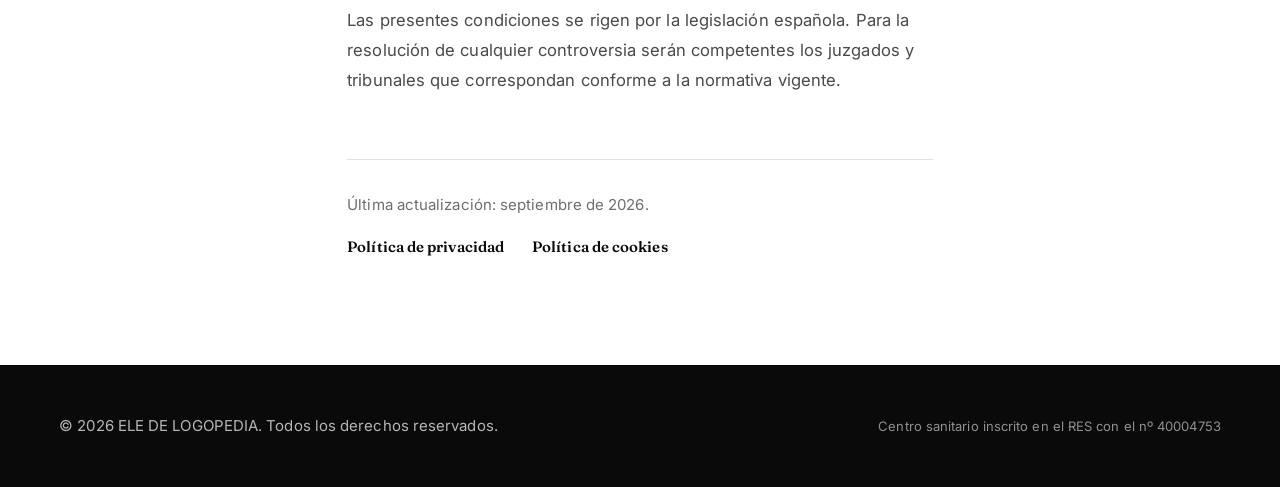
<file: aviso-legal.html>
<!doctype html>
<html lang="es">
  <head>
    <meta charset="utf-8" />
    <meta name="viewport" content="width=device-width, initial-scale=1" />

    <title>Aviso legal | ELE DE LOGOPEDIA</title>
    <meta
      name="description"
      content="Aviso legal y condiciones de uso del sitio web de ELE DE LOGOPEDIA, gabinete de logopedia en El Esparragal (Murcia)."
    />
    <meta name="theme-color" content="#ffffff" />

    <!-- Las páginas legales no deben competir en buscadores con la web
         principal, pero sí deben ser indexables: Google valora que existan
         y son las que consulta un visitante que busca al titular. -->
    <meta name="robots" content="index, follow" />

    <link rel="icon" href="assets/brand/favicon.svg" type="image/svg+xml" />

    <link rel="preconnect" href="https://fonts.googleapis.com" />
    <link rel="preconnect" href="https://fonts.gstatic.com" crossorigin />
    <link
      rel="stylesheet"
      href="https://fonts.googleapis.com/css2?family=Fraunces:opsz,wght@9..144,400..700&family=Inter:wght@400;500;600&display=swap"
    />

    <link rel="stylesheet" href="assets/css/tokens.css" />
    <link rel="stylesheet" href="assets/css/base.css" />
    <link rel="stylesheet" href="assets/css/layout.css" />
    <link rel="stylesheet" href="assets/css/components.css" />
    <link rel="stylesheet" href="assets/css/legal.css" />
  </head>

  <body>
    <a class="skip-link" href="#contenido">Saltar al contenido</a>

    <!-- Cabecera reducida: estas páginas no llevan JavaScript, así que no
         hay menú desplegable. Solo marca y vuelta al inicio. -->
    <header class="legal-header">
      <div class="container legal-header__inner">
        <a class="legal-header__logo" href="index.html" aria-label="ELE DE LOGOPEDIA, ir al inicio">
          <img
            src="assets/brand/logo-horizontal.svg"
            alt="ELE DE LOGOPEDIA"
            width="260"
            height="56"
          />
        </a>
        <a class="link legal-header__back" href="index.html">Volver al inicio</a>
      </div>
    </header>

    <main class="legal" id="contenido">
      <div class="container legal__inner">
        <p class="eyebrow">Información legal</p>
        <h1 class="legal__title">Aviso legal</h1>
        <p class="legal__lead">
          Condiciones generales de uso del sitio web de ELE DE LOGOPEDIA y datos del titular,
          en cumplimiento del artículo 10 de la Ley 34/2002, de 11 de julio, de Servicios de
          la Sociedad de la Información y de Comercio Electrónico (LSSI-CE).
        </p>

        <!-- ===================================================
             1. DATOS DEL TITULAR — art. 10 LSSI
             =================================================== -->
        <section class="legal__section" aria-labelledby="titular">
          <h2 id="titular">1. Datos del titular</h2>

          <dl class="legal-data">
            <dt>Titular</dt>
            <dd>Lourdes Pujante Sánchez</dd>

            <dt>Nombre comercial</dt>
            <dd>ELE DE LOGOPEDIA</dd>

            <dt>N.I.F.</dt>
            <dd>49595216V</dd>

            <dt>Forma jurídica</dt>
            <dd>Persona física (trabajadora autónoma)</dd>

            <dt>Domicilio profesional</dt>
            <dd>
              Avda. Picos de Europa, 28, Urb. Montepinar<br />
              30163, El Esparragal, Murcia (España)
            </dd>

            <dt>Establecimiento abierto al público</dt>
            <dd>
              Avda. Castillo de Monteagudo, CC Montepinar, local 14, Urb. Montepinar<br />
              30163, El Esparragal, Murcia (España)
            </dd>

            <dt>Teléfono</dt>
            <dd><a class="link" href="tel:+34623223788">623 223 788</a></dd>

            <dt>Correo electrónico</dt>
            <dd>
              <a class="link" href="mailto:eledelogopedia.gabinete@gmail.com"
                >eledelogopedia.gabinete@gmail.com</a
              >
            </dd>

            <dt>Actividad</dt>
            <dd>Prestación de servicios de logopedia</dd>
          </dl>
        </section>

        <!-- ===================================================
             2. CENTRO SANITARIO — art. 10.1.b) y c) LSSI
             =================================================== -->
        <section class="legal__section" aria-labelledby="sanitario">
          <h2 id="sanitario">2. Inscripción registral y autorización sanitaria</h2>

          <dl class="legal-data">
            <dt>Registro</dt>
            <dd>Registro de Establecimientos Sanitarios (RES)</dd>

            <dt>Número de inscripción</dt>
            <dd>40004753</dd>

            <dt>Órgano competente</dt>
            <dd>Consejería de Salud de la Región de Murcia</dd>
          </dl>

          <p>
            La actividad se desarrolla en un centro sanitario inscrito en el registro
            indicado y sometido a la supervisión del órgano competente de la Comunidad
            Autónoma de la Región de Murcia.
          </p>
        </section>

        <!-- ===================================================
             3. PROFESION REGULADA — art. 10.1.d) LSSI
             =================================================== -->
        <section class="legal__section" aria-labelledby="profesion">
          <h2 id="profesion">3. Datos de profesión regulada</h2>

          <p>
            La logopedia es una profesión sanitaria titulada y regulada. En cumplimiento
            del artículo 10.1.d) de la LSSI-CE se informa de lo siguiente:
          </p>

          <dl class="legal-data">
            <dt>Titulación</dt>
            <dd>Graduada en Logopedia</dd>

            <dt>Centro que expide el título</dt>
            <dd>Universidad de Murcia (España)</dd>

            <dt>Estado de expedición</dt>
            <dd>España</dd>

            <dt>Colegio profesional</dt>
            <dd>
              Colegio Profesional de Logopedas de la Región de Murcia<br />
              <a
                class="link"
                href="https://logopedasmurcia.es/"
                target="_blank"
                rel="noopener noreferrer"
                >logopedasmurcia.es<span class="visually-hidden">
                  (se abre en una pestaña nueva)</span
                ></a
              >
            </dd>

            <dt>Número de colegiada</dt>
            <dd>30/1253</dd>
          </dl>

          <h3>Normas profesionales aplicables</h3>

          <p>
            El ejercicio de la profesión se rige, entre otras, por las siguientes normas,
            que pueden consultarse de forma libre y gratuita en los medios electrónicos
            que se indican:
          </p>

          <ul class="legal__list">
            <li>
              Ley 44/2003, de 21 de noviembre, de ordenación de las profesiones sanitarias
              —
              <a
                class="link"
                href="https://www.boe.es/buscar/act.php?id=BOE-A-2003-21340"
                target="_blank"
                rel="noopener noreferrer"
                >texto consolidado en el BOE<span class="visually-hidden">
                  (se abre en una pestaña nueva)</span
                ></a
              >
            </li>
            <li>
              Ley 6/2001, de 17 de diciembre, de creación del Colegio Profesional de
              Logopedas de la Región de Murcia —
              <a
                class="link"
                href="https://www.boe.es/buscar/act.php?id=BORM-s-2002-90001"
                target="_blank"
                rel="noopener noreferrer"
                >texto consolidado<span class="visually-hidden">
                  (se abre en una pestaña nueva)</span
                ></a
              >
            </li>
            <li>
              Estatutos y código deontológico del Colegio Profesional de Logopedas de la
              Región de Murcia, consultables a través de
              <a
                class="link"
                href="https://logopedasmurcia.es/"
                target="_blank"
                rel="noopener noreferrer"
                >logopedasmurcia.es<span class="visually-hidden">
                  (se abre en una pestaña nueva)</span
                ></a
              >
            </li>
          </ul>
        </section>

        <!-- ===================================================
             4. CONDICIONES DE USO
             Texto facilitado por la asesoría del gabinete. Se reproduce
             fielmente; lo único que se ha completado es el nombre del
             titular, que en el documento original figuraba en blanco.
             =================================================== -->
        <section class="legal__section" aria-labelledby="condiciones">
          <h2 id="condiciones">4. Términos y condiciones de uso de la web</h2>

          <h3>4.1. Responsabilidad del usuario</h3>
          <p>
            Es responsabilidad de los visitantes, clientes o usuarios de este sitio web la
            atenta lectura de las Condiciones Generales de Uso que se detallan. El uso o
            acceso al portal implica el conocimiento y la plena aceptación de todas y cada
            una de las advertencias legales y condiciones establecidas.
          </p>

          <h3>4.2. Condiciones generales de uso</h3>
          <p>
            Este portal web proporciona el acceso a informaciones, servicios, programas o
            datos (en adelante, los contenidos) en Internet pertenecientes a
            <strong>Lourdes Pujante Sánchez</strong>, que opera bajo el nombre comercial
            ELE DE LOGOPEDIA (en adelante, La Empresa), o a sus licenciantes, a los que EL
            CLIENTE/USUARIO pueda tener acceso.
          </p>
          <p>
            EL CLIENTE/USUARIO asume la responsabilidad del uso del portal. Dicha
            responsabilidad se extiende al registro que fuese necesario para acceder a
            determinados servicios o contenidos. En dicho registro EL CLIENTE/USUARIO del
            portal será responsable de aportar información veraz y lícita. Como
            consecuencia de este registro, AL CLIENTE/USUARIO se le puede proporcionar una
            contraseña de la que será responsable, comprometiéndose a hacer un uso
            diligente y confidencial de la misma.
          </p>
          <p>
            EL CLIENTE/USUARIO se compromete a hacer un uso adecuado de los contenidos y
            servicios que La Empresa ofrece a través de su portal y, con carácter
            enunciativo pero no limitativo, a no emplearlos para (i) incurrir en
            actividades ilícitas, ilegales o contrarias a la buena fe y al orden público;
            (ii) difundir contenidos o propaganda de carácter racista, xenófobo,
            pornográfico-ilegal, de apología del terrorismo o atentatorio contra los
            derechos humanos; (iii) provocar daños en los sistemas físicos y lógicos de La
            Empresa, de sus proveedores o de terceras personas, introducir o difundir en la
            red virus informáticos o cualesquiera otros sistemas físicos o lógicos que sean
            susceptibles de provocar los daños anteriormente mencionados; (iv) intentar
            acceder y, en su caso, utilizar las cuentas de correo electrónico de otros
            usuarios y modificar o manipular sus mensajes.
          </p>
          <p>
            La Empresa se reserva el derecho de retirar todos aquellos comentarios y
            aportaciones que vulneren el respeto a la dignidad de la persona, que sean
            discriminatorios, xenófobos, racistas, pornográficos, que atenten contra la
            juventud o la infancia, el orden o la seguridad pública o que, a su juicio, no
            resulten adecuados para su publicación. En cualquier caso, La Empresa no será
            responsable de las opiniones vertidas por los usuarios a través de herramientas
            de participación.
          </p>

          <h3>4.3. Derecho de exclusión</h3>
          <p>
            La Empresa se reserva el derecho a denegar o retirar el acceso al portal y/o a
            los servicios ofrecidos sin necesidad de preaviso, a instancia propia o de un
            tercero, a aquellos usuarios que incumplan las presentes Condiciones Generales
            de Uso.
          </p>

          <h3>4.4. Exclusión de garantías y de responsabilidad</h3>
          <p>
            La Empresa no se hace responsable, en ningún caso, de los daños y perjuicios de
            cualquier naturaleza que pudieran ocasionar, a título enunciativo: errores u
            omisiones en los contenidos, falta de disponibilidad del portal o la
            transmisión de virus o programas maliciosos o lesivos en los contenidos, a
            pesar de haber adoptado todas las medidas tecnológicas necesarias para evitarlo.
          </p>
          <p>
            Del mismo modo, no se hará responsable de la falta de licitud, calidad,
            fiabilidad, utilidad y disponibilidad de los servicios prestados por terceros y
            puestos a disposición de los usuarios en este sitio web.
          </p>
          <p>
            Finalmente, La Empresa no se hace responsable del uso ilícito, negligente,
            fraudulento o contrario a estas condiciones.
          </p>

          <h3>4.5. Enlaces</h3>
          <p>
            En el caso de que en este portal web se dispusiesen enlaces o hipervínculos
            hacia otros sitios de Internet, La Empresa no ejercerá ningún tipo de control
            sobre dichos sitios y contenidos. En ningún caso La Empresa asumirá
            responsabilidad alguna por los contenidos de algún enlace perteneciente a un
            sitio web ajeno, ni garantizará la disponibilidad técnica, calidad, fiabilidad,
            exactitud, amplitud, veracidad, validez y constitucionalidad de cualquier
            material o información contenida en ninguno de dichos hipervínculos u otros
            sitios de Internet. Igualmente, la inclusión de estas conexiones externas no
            implicará ningún tipo de asociación, fusión o participación con las entidades
            conectadas.
          </p>

          <h3>4.6. Propiedad intelectual</h3>
          <p>
            La Empresa, por sí o como cesionaria, es titular de todos los derechos de
            propiedad intelectual e industrial de su página web, así como de los elementos
            contenidos en la misma (a título enunciativo: imágenes, sonido, audio, vídeo,
            software o textos; marcas o logotipos, combinaciones de colores, estructura y
            diseño, selección de materiales usados, programas de ordenador necesarios para
            su funcionamiento, acceso y uso, etc.), titularidad de La Empresa o bien de sus
            licenciantes.
          </p>
          <p>
            Queda expresamente prohibida la reproducción de los elementos mencionados en el
            apartado anterior y de la totalidad o parte de los contenidos de esta página
            web, su distribución, comunicación pública y transformación, explotación
            (especialmente comercial o industrial), cesión, alquiler, venta, préstamo,
            realización de correcciones, extracciones y/o reutilizaciones o el ejercicio de
            cualesquiera otros derechos de propiedad intelectual o industrial sobre ellos
            que no hayan sido conferidos por La Empresa expresamente y por escrito.
          </p>
          <p>
            EL CLIENTE/USUARIO reconoce los derechos de Propiedad Intelectual y de
            Propiedad Industrial de La Empresa y se compromete a respetarlos. Podrá
            visualizar los elementos del portal e incluso imprimirlos, copiarlos y
            almacenarlos en el disco duro de su ordenador o en cualquier otro soporte
            físico siempre y cuando sea, única y exclusivamente, para su uso personal y
            privado. EL CLIENTE/USUARIO deberá abstenerse de suprimir, alterar, eludir o
            manipular cualquier dispositivo de protección o sistema de seguridad que
            estuviera instalado en las páginas de La Empresa.
          </p>
          <p>
            EL CLIENTE/USUARIO no podrá utilizar de ningún modo las marcas, logos, nombres
            comerciales, dominios en internet y cualquier otro signo distintivo de La
            Empresa sin contar con el previo consentimiento expreso y por escrito de ésta.
          </p>

          <h3>4.7. Protección de datos</h3>
          <p>
            El tratamiento de los datos personales se rige por lo dispuesto en la
            <a class="link" href="politica-de-privacidad.html">política de privacidad</a>,
            disponible en esta misma web.
          </p>

          <h3>4.8. Legislación aplicable</h3>
          <p>
            Las presentes condiciones se rigen por la legislación española. Para la
            resolución de cualquier controversia serán competentes los juzgados y
            tribunales que correspondan conforme a la normativa vigente.
          </p>
        </section>

        <p class="legal__updated">
          Última actualización: septiembre de 2026.
        </p>

        <nav class="legal__nav" aria-label="Otros documentos legales">
          <a class="link" href="politica-de-privacidad.html">Política de privacidad</a>
          <a class="link" href="politica-de-cookies.html">Política de cookies</a>
        </nav>
      </div>
    </main>

    <footer class="legal-footer">
      <div class="container legal-footer__inner">
        <p>© 2026 ELE DE LOGOPEDIA. Todos los derechos reservados.</p>
        <p class="legal-footer__res">Centro sanitario inscrito en el RES con el nº 40004753</p>
      </div>
    </footer>
  </body>
</html>
</file>
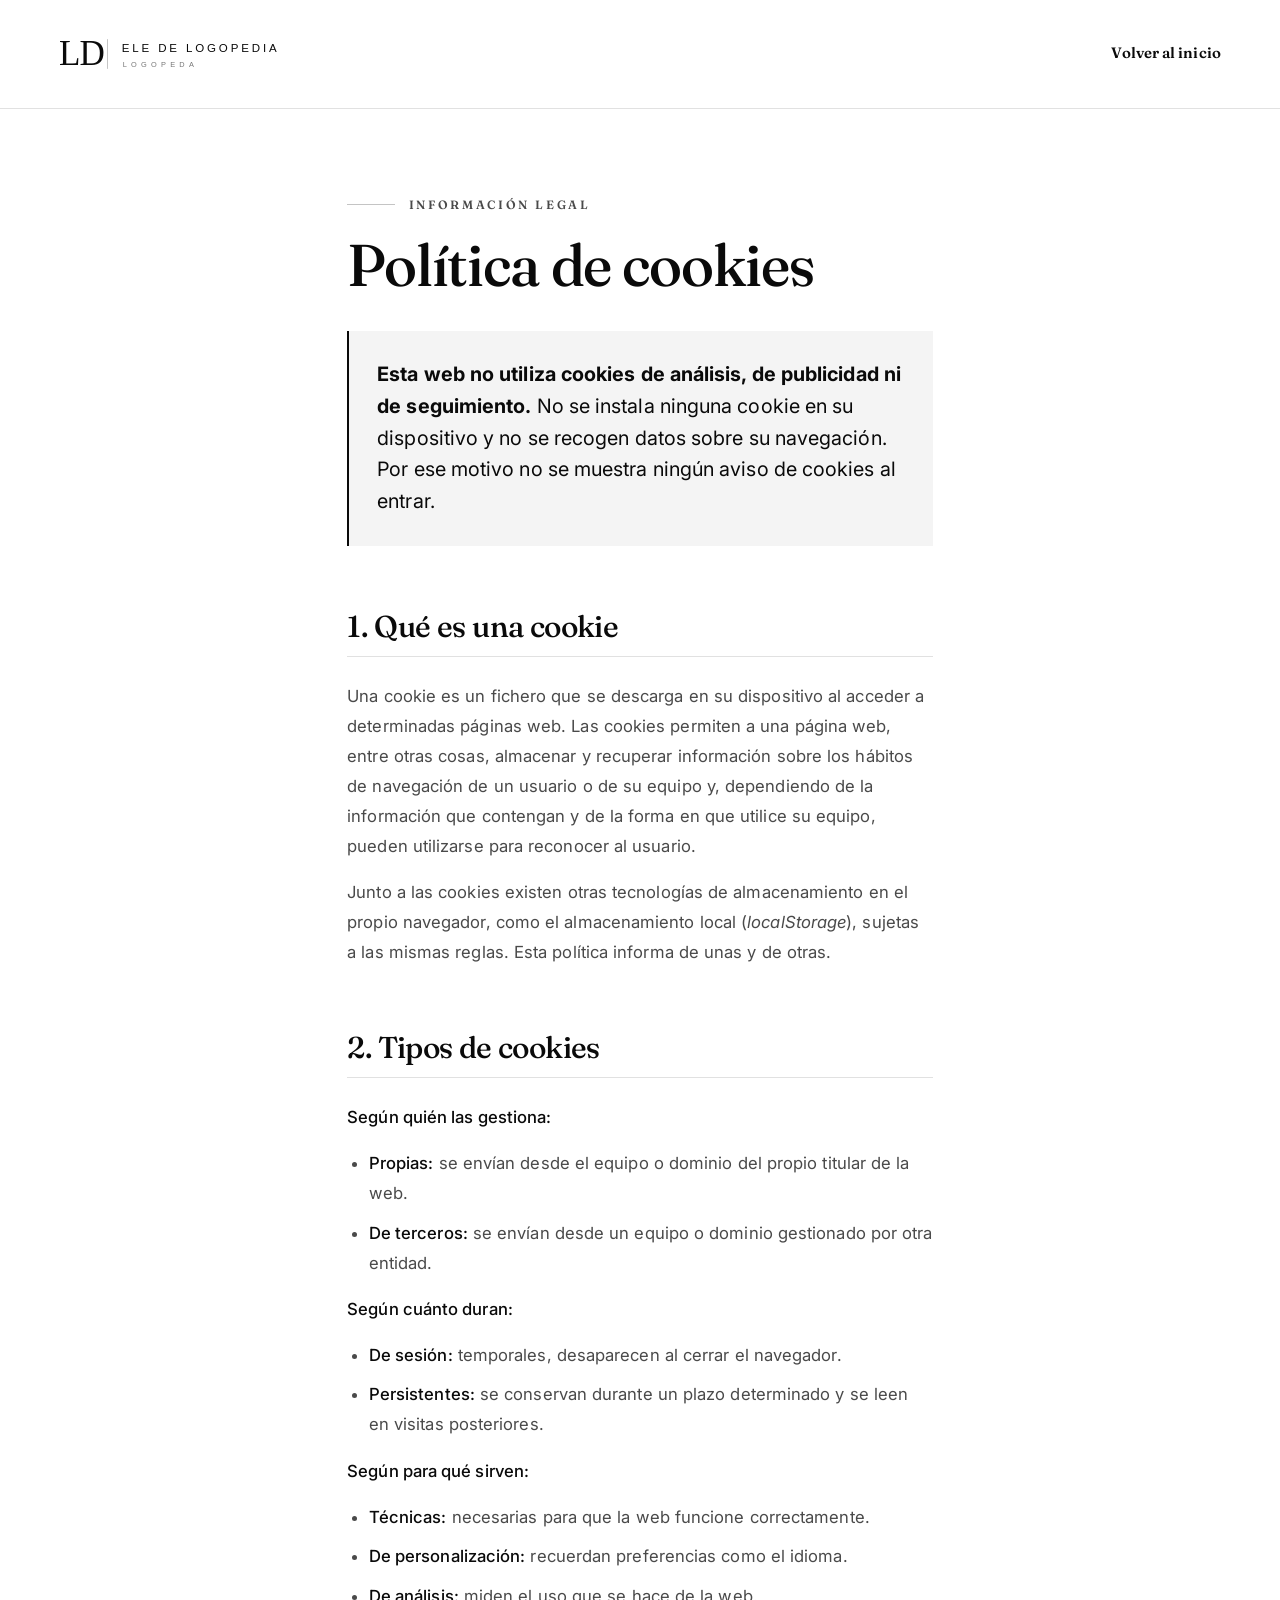
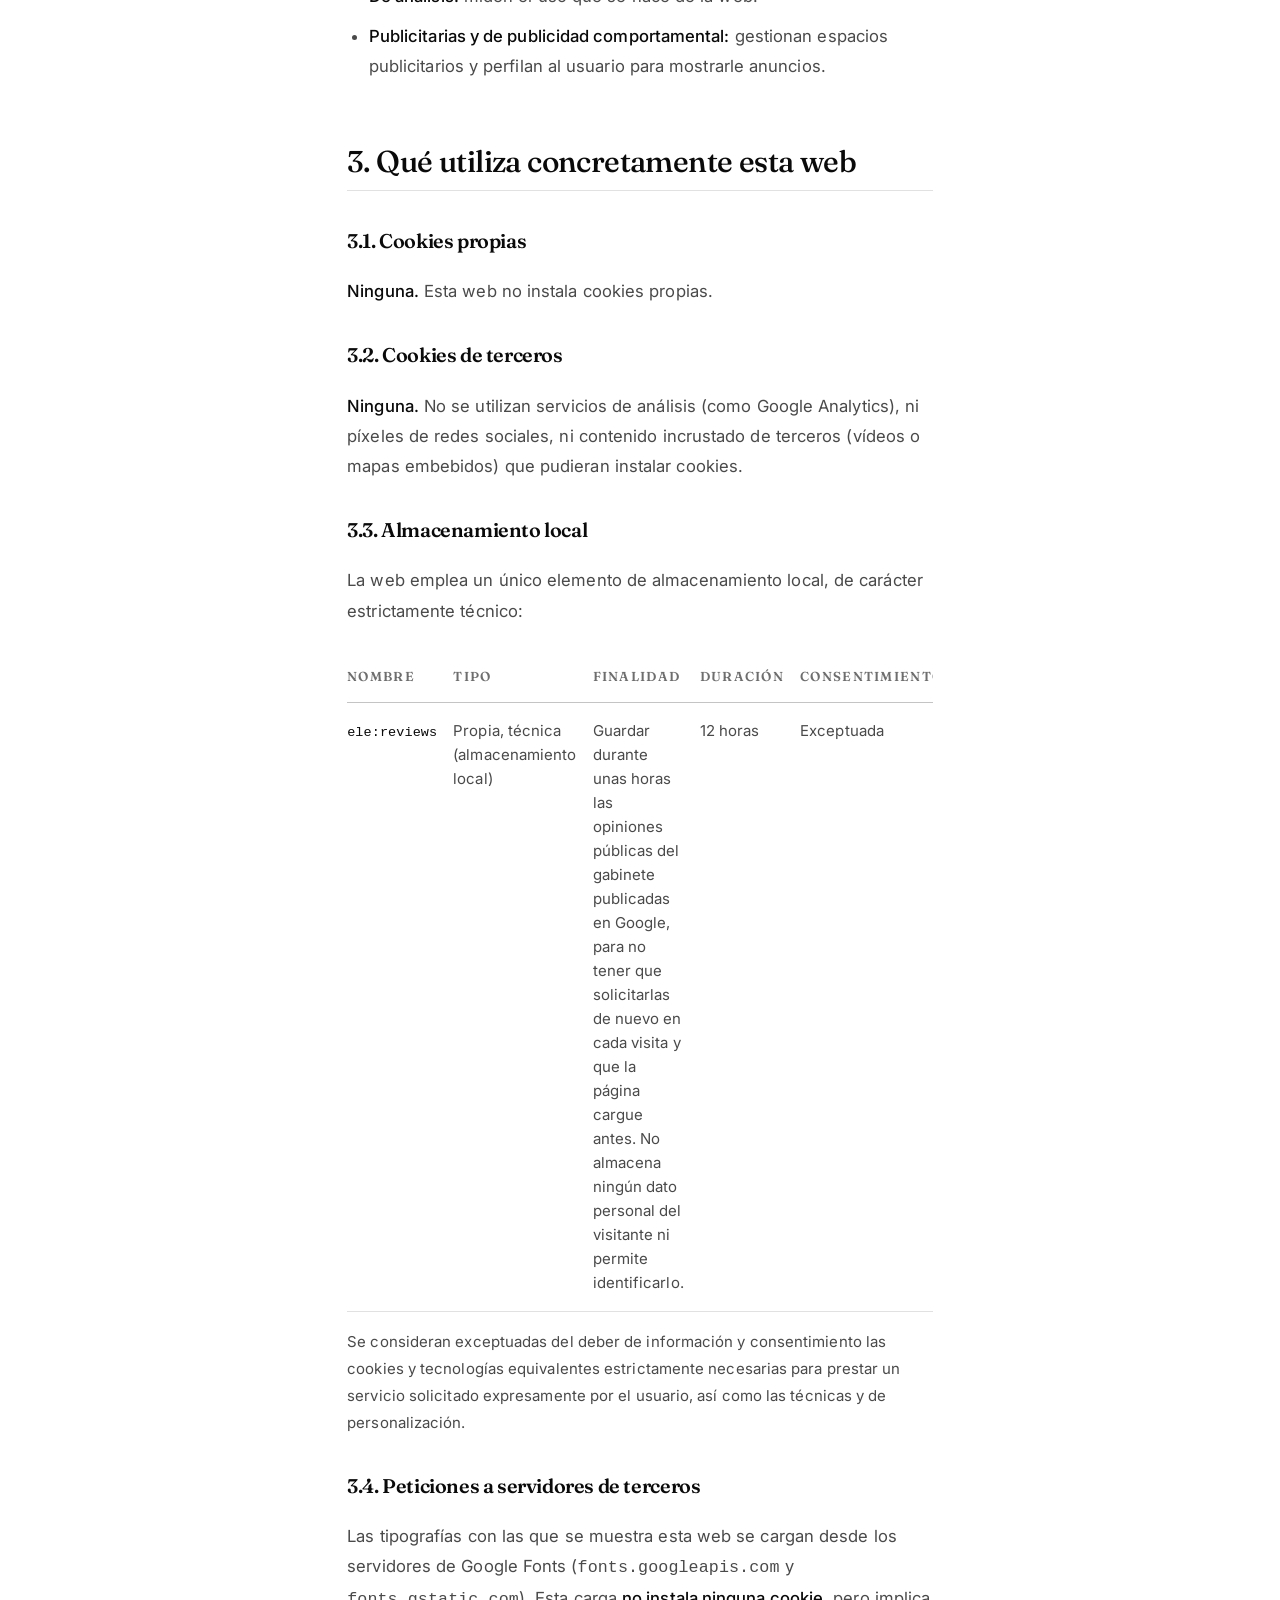
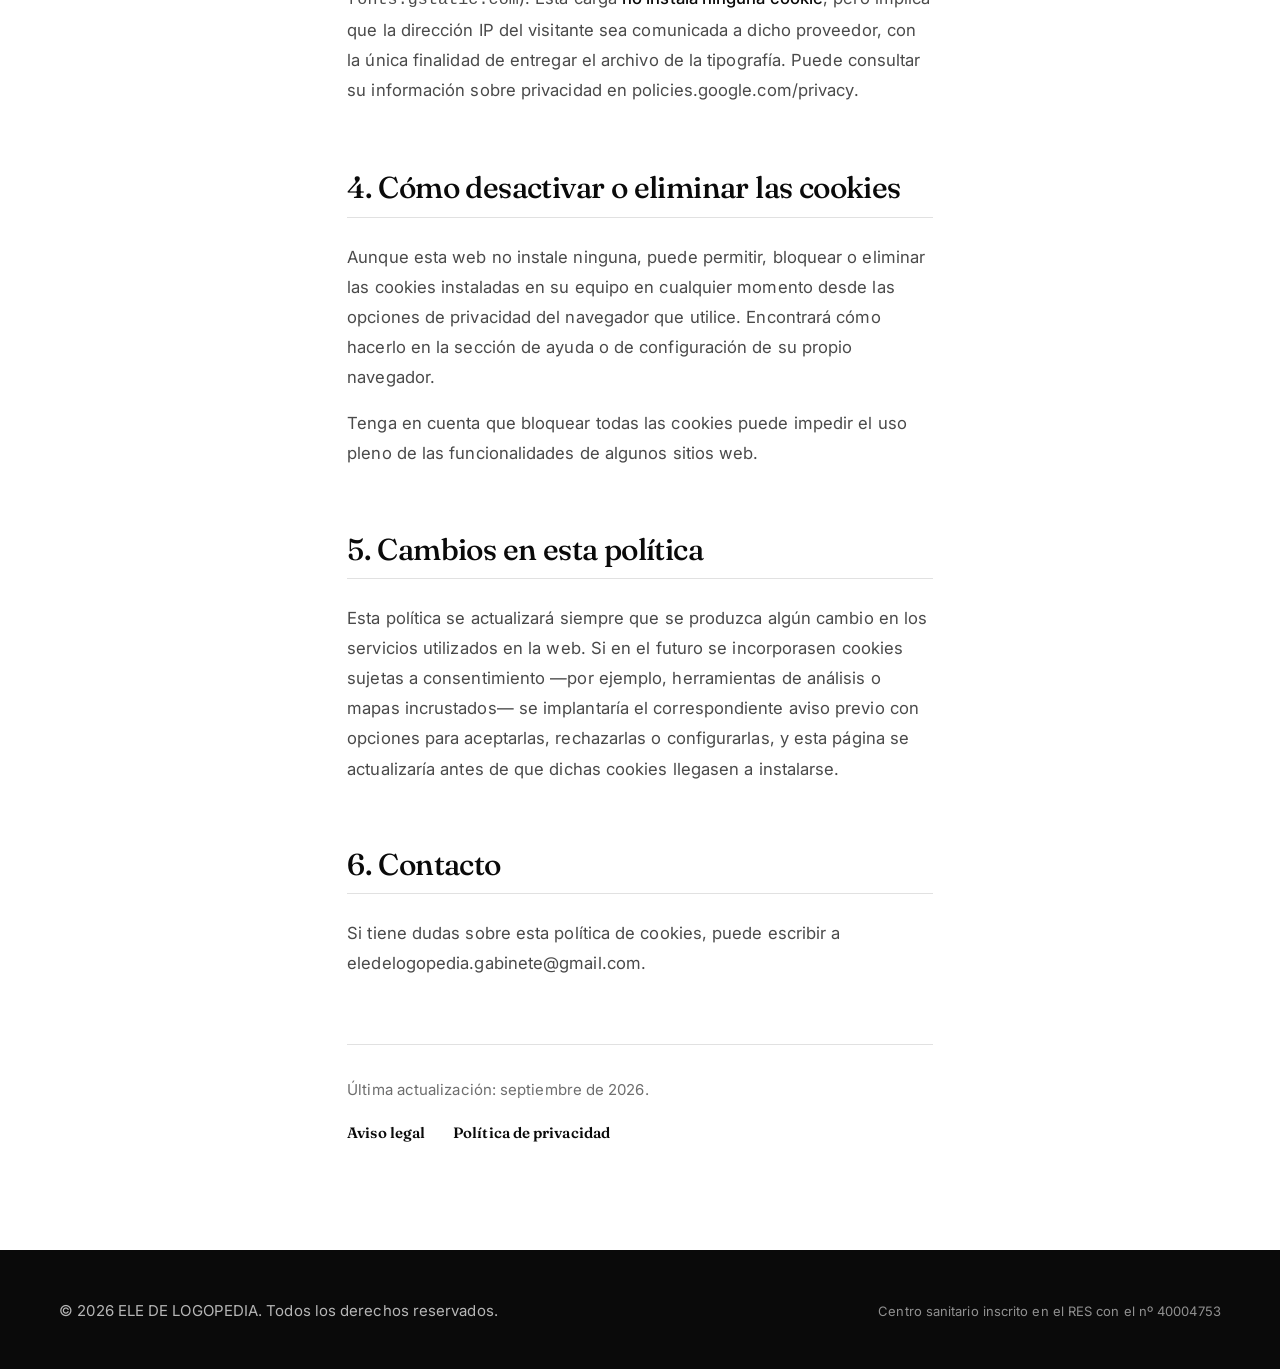
<file: politica-de-cookies.html>
<!doctype html>
<html lang="es">
  <head>
    <meta charset="utf-8" />
    <meta name="viewport" content="width=device-width, initial-scale=1" />

    <title>Política de cookies | ELE DE LOGOPEDIA</title>
    <meta
      name="description"
      content="Política de cookies del sitio web de ELE DE LOGOPEDIA. Esta web no utiliza cookies de análisis, publicidad ni seguimiento."
    />
    <meta name="theme-color" content="#ffffff" />
    <meta name="robots" content="index, follow" />

    <link rel="icon" href="assets/brand/favicon.svg" type="image/svg+xml" />

    <link rel="preconnect" href="https://fonts.googleapis.com" />
    <link rel="preconnect" href="https://fonts.gstatic.com" crossorigin />
    <link
      rel="stylesheet"
      href="https://fonts.googleapis.com/css2?family=Fraunces:opsz,wght@9..144,400..700&family=Inter:wght@400;500;600&display=swap"
    />

    <link rel="stylesheet" href="assets/css/tokens.css" />
    <link rel="stylesheet" href="assets/css/base.css" />
    <link rel="stylesheet" href="assets/css/layout.css" />
    <link rel="stylesheet" href="assets/css/components.css" />
    <link rel="stylesheet" href="assets/css/legal.css" />
  </head>

  <body>
    <a class="skip-link" href="#contenido">Saltar al contenido</a>

    <header class="legal-header">
      <div class="container legal-header__inner">
        <a class="legal-header__logo" href="index.html" aria-label="ELE DE LOGOPEDIA, ir al inicio">
          <img
            src="assets/brand/logo-horizontal.svg"
            alt="ELE DE LOGOPEDIA"
            width="260"
            height="56"
          />
        </a>
        <a class="link legal-header__back" href="index.html">Volver al inicio</a>
      </div>
    </header>

    <main class="legal" id="contenido">
      <div class="container legal__inner">
        <p class="eyebrow">Información legal</p>
        <h1 class="legal__title">Política de cookies</h1>

        <!-- Resumen destacado. Es el dato que de verdad le interesa al
             visitante y evita que tenga que leerse la página entera. -->
        <p class="legal__callout">
          <strong>Esta web no utiliza cookies de análisis, de publicidad ni de
          seguimiento.</strong>
          No se instala ninguna cookie en su dispositivo y no se recogen datos sobre su
          navegación. Por ese motivo no se muestra ningún aviso de cookies al entrar.
        </p>

        <section class="legal__section" aria-labelledby="que-es">
          <h2 id="que-es">1. Qué es una cookie</h2>
          <p>
            Una cookie es un fichero que se descarga en su dispositivo al acceder a
            determinadas páginas web. Las cookies permiten a una página web, entre otras
            cosas, almacenar y recuperar información sobre los hábitos de navegación de un
            usuario o de su equipo y, dependiendo de la información que contengan y de la
            forma en que utilice su equipo, pueden utilizarse para reconocer al usuario.
          </p>
          <p>
            Junto a las cookies existen otras tecnologías de almacenamiento en el propio
            navegador, como el almacenamiento local (<em>localStorage</em>), sujetas a las
            mismas reglas. Esta política informa de unas y de otras.
          </p>
        </section>

        <section class="legal__section" aria-labelledby="tipos">
          <h2 id="tipos">2. Tipos de cookies</h2>

          <p><strong>Según quién las gestiona:</strong></p>
          <ul class="legal__list">
            <li>
              <strong>Propias:</strong> se envían desde el equipo o dominio del propio
              titular de la web.
            </li>
            <li>
              <strong>De terceros:</strong> se envían desde un equipo o dominio gestionado
              por otra entidad.
            </li>
          </ul>

          <p><strong>Según cuánto duran:</strong></p>
          <ul class="legal__list">
            <li>
              <strong>De sesión:</strong> temporales, desaparecen al cerrar el navegador.
            </li>
            <li>
              <strong>Persistentes:</strong> se conservan durante un plazo determinado y se
              leen en visitas posteriores.
            </li>
          </ul>

          <p><strong>Según para qué sirven:</strong></p>
          <ul class="legal__list">
            <li>
              <strong>Técnicas:</strong> necesarias para que la web funcione correctamente.
            </li>
            <li>
              <strong>De personalización:</strong> recuerdan preferencias como el idioma.
            </li>
            <li><strong>De análisis:</strong> miden el uso que se hace de la web.</li>
            <li>
              <strong>Publicitarias y de publicidad comportamental:</strong> gestionan
              espacios publicitarios y perfilan al usuario para mostrarle anuncios.
            </li>
          </ul>
        </section>

        <section class="legal__section" aria-labelledby="usadas">
          <h2 id="usadas">3. Qué utiliza concretamente esta web</h2>

          <h3>3.1. Cookies propias</h3>
          <p><strong>Ninguna.</strong> Esta web no instala cookies propias.</p>

          <h3>3.2. Cookies de terceros</h3>
          <p>
            <strong>Ninguna.</strong> No se utilizan servicios de análisis (como Google
            Analytics), ni píxeles de redes sociales, ni contenido incrustado de terceros
            (vídeos o mapas embebidos) que pudieran instalar cookies.
          </p>

          <h3>3.3. Almacenamiento local</h3>
          <p>
            La web emplea un único elemento de almacenamiento local, de carácter
            estrictamente técnico:
          </p>

          <div class="legal-table__wrap">
            <table class="legal-table">
              <caption class="visually-hidden">
                Almacenamiento local utilizado por esta web
              </caption>
              <thead>
                <tr>
                  <th scope="col">Nombre</th>
                  <th scope="col">Tipo</th>
                  <th scope="col">Finalidad</th>
                  <th scope="col">Duración</th>
                  <th scope="col">Consentimiento</th>
                </tr>
              </thead>
              <tbody>
                <tr>
                  <td><code>ele:reviews</code></td>
                  <td>Propia, técnica (almacenamiento local)</td>
                  <td>
                    Guardar durante unas horas las opiniones públicas del gabinete
                    publicadas en Google, para no tener que solicitarlas de nuevo en cada
                    visita y que la página cargue antes. No almacena ningún dato personal
                    del visitante ni permite identificarlo.
                  </td>
                  <td>12 horas</td>
                  <td>Exceptuada</td>
                </tr>
              </tbody>
            </table>
          </div>

          <p class="legal__note">
            Se consideran exceptuadas del deber de información y consentimiento las
            cookies y tecnologías equivalentes estrictamente necesarias para prestar un
            servicio solicitado expresamente por el usuario, así como las técnicas y de
            personalización.
          </p>

          <h3>3.4. Peticiones a servidores de terceros</h3>
          <p>
            Las tipografías con las que se muestra esta web se cargan desde los servidores
            de Google Fonts (<code>fonts.googleapis.com</code> y
            <code>fonts.gstatic.com</code>). Esta carga
            <strong>no instala ninguna cookie</strong>, pero implica que la dirección IP
            del visitante sea comunicada a dicho proveedor, con la única finalidad de
            entregar el archivo de la tipografía. Puede consultar su información sobre
            privacidad en
            <a
              class="link"
              href="https://policies.google.com/privacy"
              target="_blank"
              rel="noopener noreferrer"
              >policies.google.com/privacy<span class="visually-hidden">
                (se abre en una pestaña nueva)</span
              ></a
            >.
          </p>
        </section>

        <section class="legal__section" aria-labelledby="gestion">
          <h2 id="gestion">4. Cómo desactivar o eliminar las cookies</h2>
          <p>
            Aunque esta web no instale ninguna, puede permitir, bloquear o eliminar las
            cookies instaladas en su equipo en cualquier momento desde las opciones de
            privacidad del navegador que utilice. Encontrará cómo hacerlo en la sección de
            ayuda o de configuración de su propio navegador.
          </p>
          <p>
            Tenga en cuenta que bloquear todas las cookies puede impedir el uso pleno de
            las funcionalidades de algunos sitios web.
          </p>
        </section>

        <section class="legal__section" aria-labelledby="cambios">
          <h2 id="cambios">5. Cambios en esta política</h2>
          <p>
            Esta política se actualizará siempre que se produzca algún cambio en los
            servicios utilizados en la web. Si en el futuro se incorporasen cookies
            sujetas a consentimiento —por ejemplo, herramientas de análisis o mapas
            incrustados— se implantaría el correspondiente aviso previo con opciones para
            aceptarlas, rechazarlas o configurarlas, y esta página se actualizaría antes de
            que dichas cookies llegasen a instalarse.
          </p>
        </section>

        <section class="legal__section" aria-labelledby="contacto">
          <h2 id="contacto">6. Contacto</h2>
          <p>
            Si tiene dudas sobre esta política de cookies, puede escribir a
            <a class="link" href="mailto:eledelogopedia.gabinete@gmail.com"
              >eledelogopedia.gabinete@gmail.com</a
            >.
          </p>
        </section>

        <p class="legal__updated">Última actualización: septiembre de 2026.</p>

        <nav class="legal__nav" aria-label="Otros documentos legales">
          <a class="link" href="aviso-legal.html">Aviso legal</a>
          <a class="link" href="politica-de-privacidad.html">Política de privacidad</a>
        </nav>
      </div>
    </main>

    <footer class="legal-footer">
      <div class="container legal-footer__inner">
        <p>© 2026 ELE DE LOGOPEDIA. Todos los derechos reservados.</p>
        <p class="legal-footer__res">Centro sanitario inscrito en el RES con el nº 40004753</p>
      </div>
    </footer>
  </body>
</html>
</file>
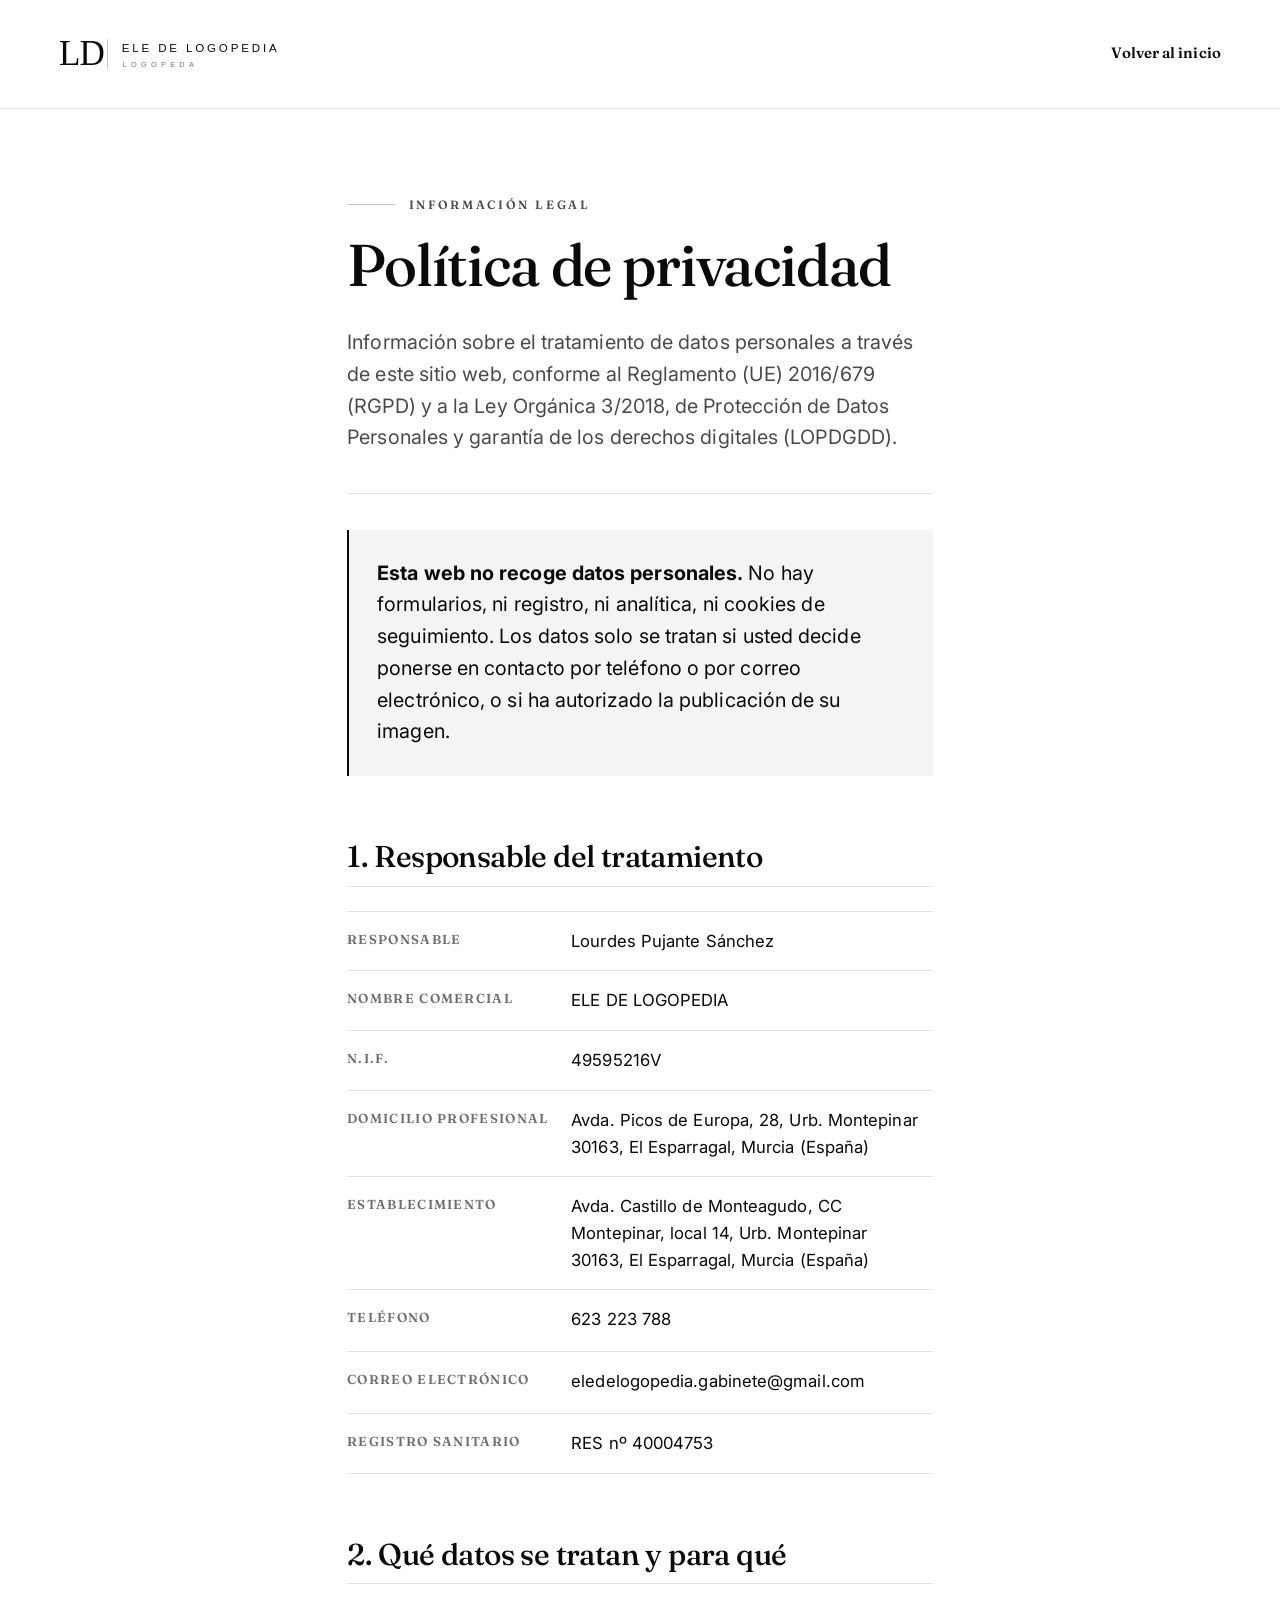
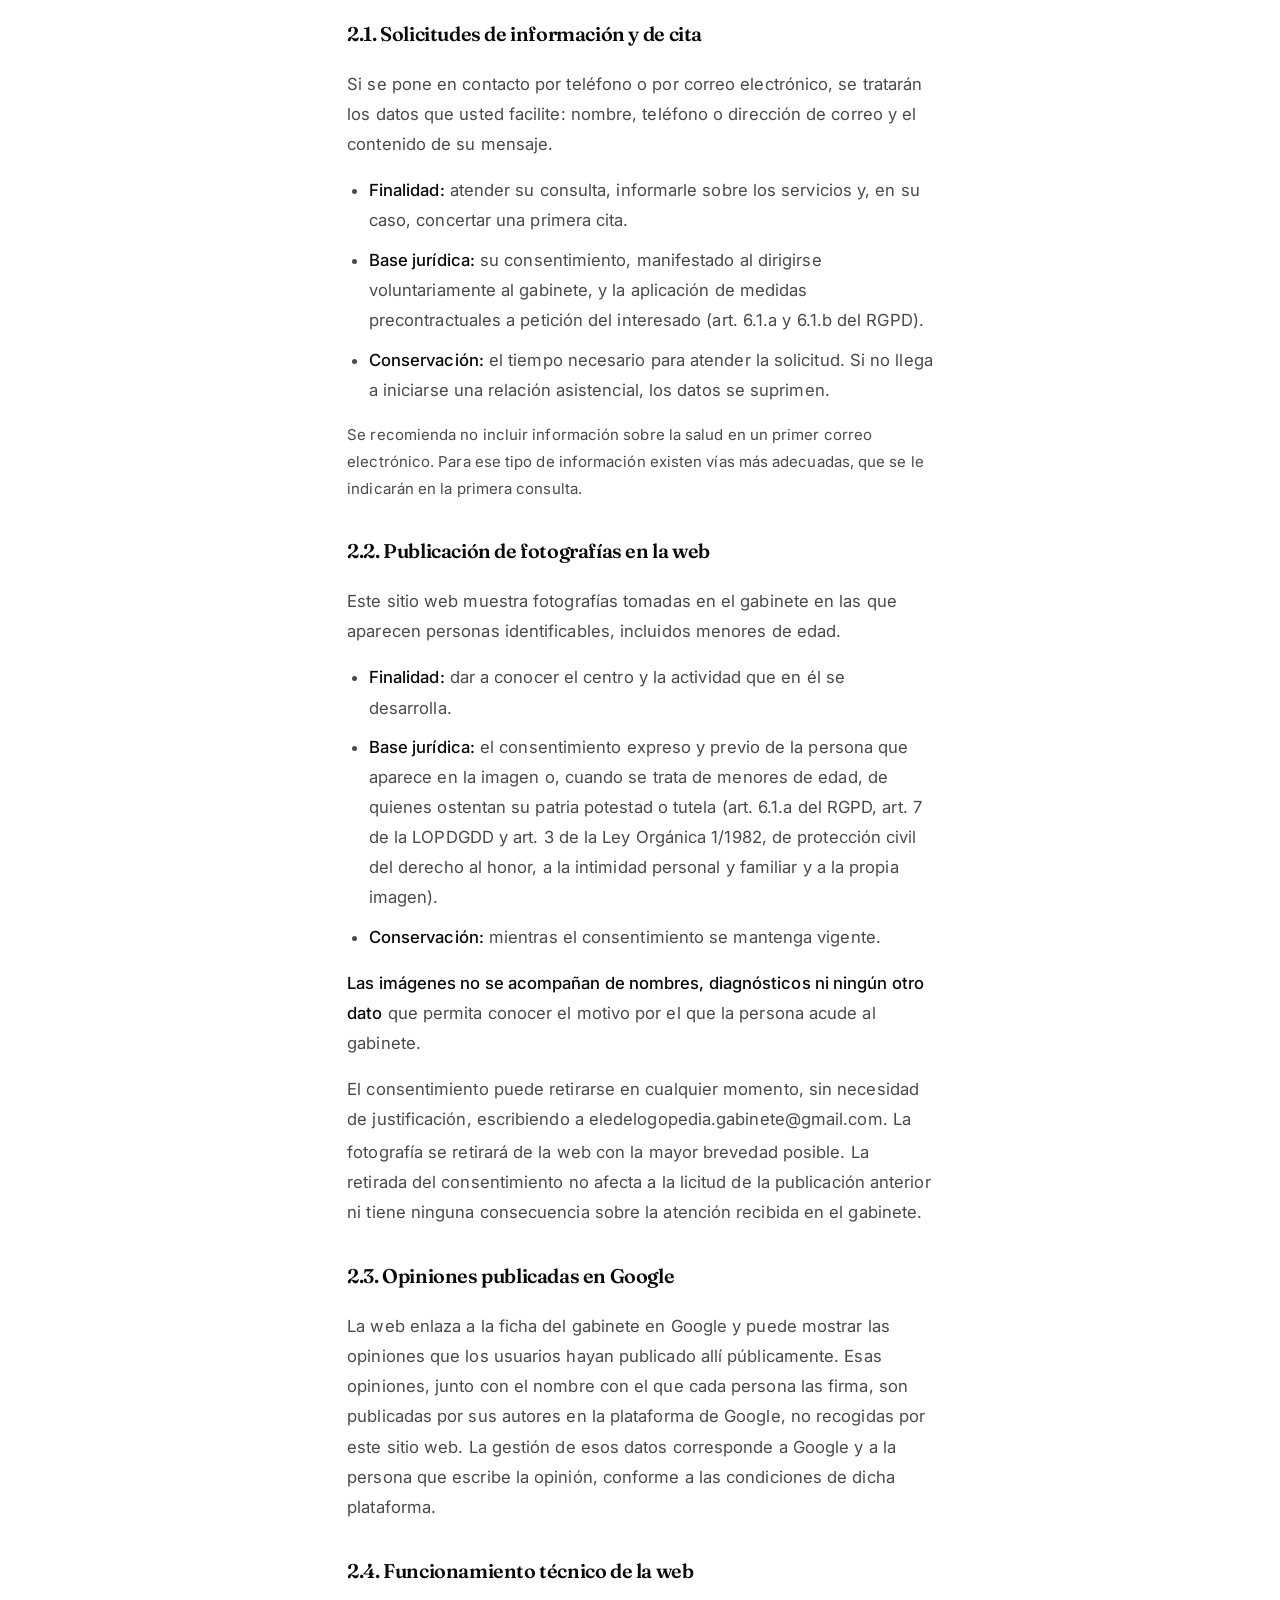
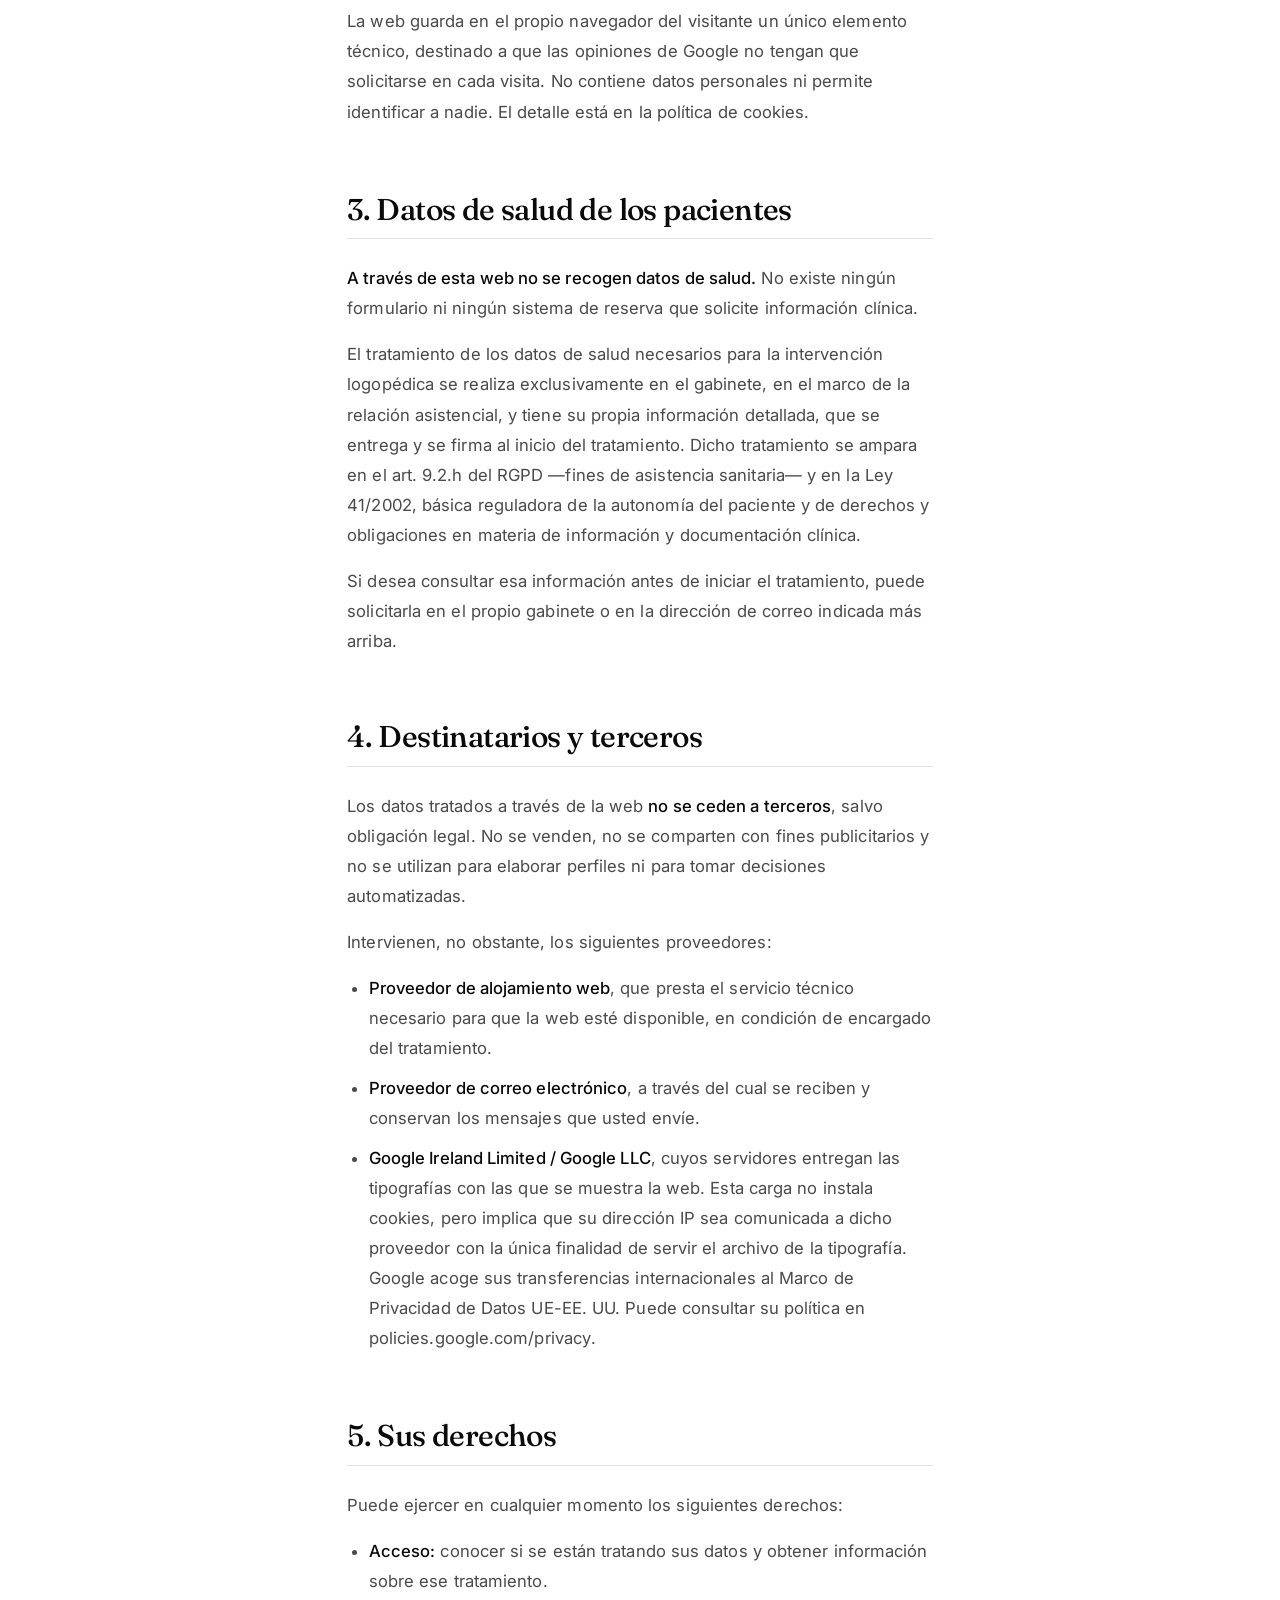
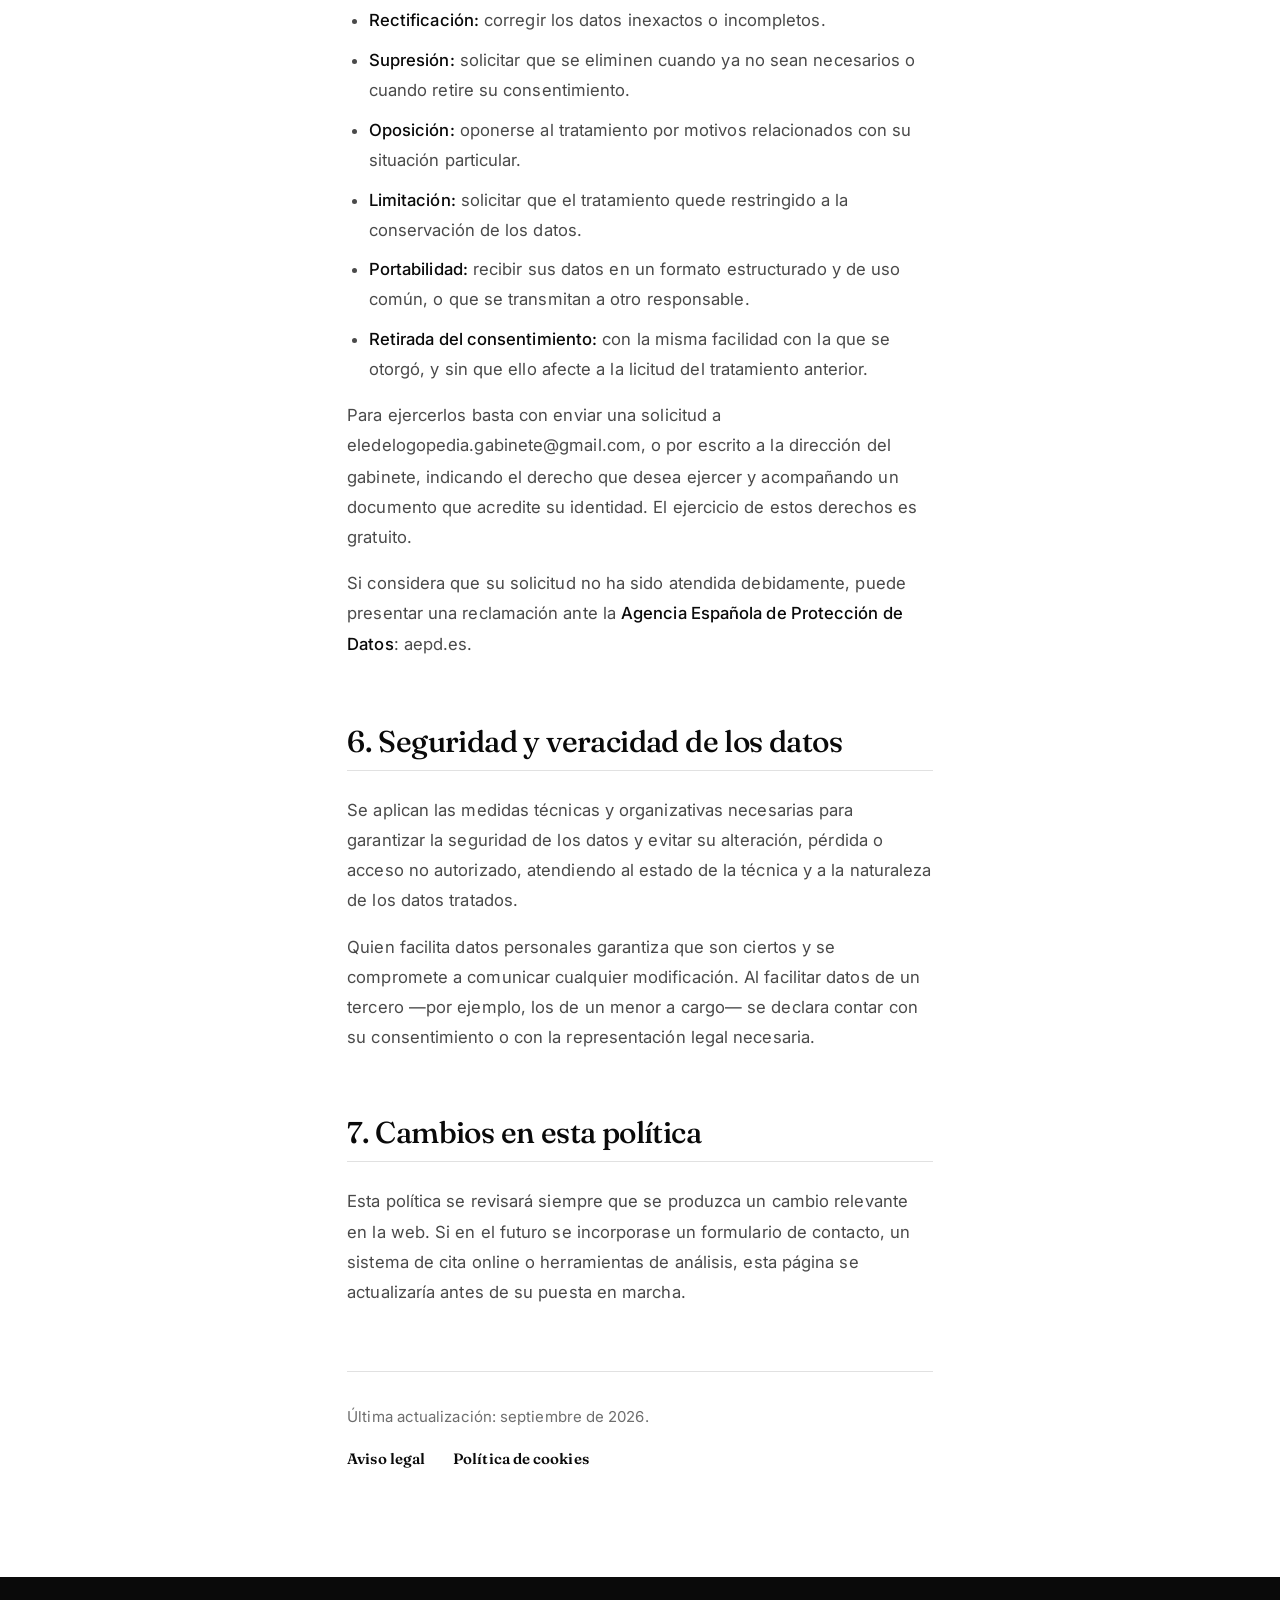
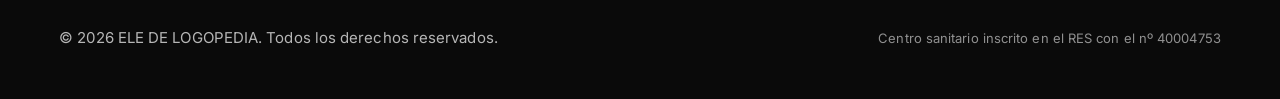
<file: politica-de-privacidad.html>
<!doctype html>
<html lang="es">
  <head>
    <meta charset="utf-8" />
    <meta name="viewport" content="width=device-width, initial-scale=1" />

    <title>Política de privacidad | ELE DE LOGOPEDIA</title>
    <meta
      name="description"
      content="Política de privacidad del sitio web de ELE DE LOGOPEDIA: qué datos se tratan a través de la web, con qué finalidad y cómo ejercer sus derechos."
    />
    <meta name="theme-color" content="#ffffff" />
    <meta name="robots" content="index, follow" />

    <link rel="icon" href="assets/brand/favicon.svg" type="image/svg+xml" />

    <link rel="preconnect" href="https://fonts.googleapis.com" />
    <link rel="preconnect" href="https://fonts.gstatic.com" crossorigin />
    <link
      rel="stylesheet"
      href="https://fonts.googleapis.com/css2?family=Fraunces:opsz,wght@9..144,400..700&family=Inter:wght@400;500;600&display=swap"
    />

    <link rel="stylesheet" href="assets/css/tokens.css" />
    <link rel="stylesheet" href="assets/css/base.css" />
    <link rel="stylesheet" href="assets/css/layout.css" />
    <link rel="stylesheet" href="assets/css/components.css" />
    <link rel="stylesheet" href="assets/css/legal.css" />
  </head>

  <body>
    <a class="skip-link" href="#contenido">Saltar al contenido</a>

    <header class="legal-header">
      <div class="container legal-header__inner">
        <a class="legal-header__logo" href="index.html" aria-label="ELE DE LOGOPEDIA, ir al inicio">
          <img
            src="assets/brand/logo-horizontal.svg"
            alt="ELE DE LOGOPEDIA"
            width="260"
            height="56"
          />
        </a>
        <a class="link legal-header__back" href="index.html">Volver al inicio</a>
      </div>
    </header>

    <main class="legal" id="contenido">
      <div class="container legal__inner">
        <p class="eyebrow">Información legal</p>
        <h1 class="legal__title">Política de privacidad</h1>
        <p class="legal__lead">
          Información sobre el tratamiento de datos personales a través de este sitio web,
          conforme al Reglamento (UE) 2016/679 (RGPD) y a la Ley Orgánica 3/2018, de
          Protección de Datos Personales y garantía de los derechos digitales (LOPDGDD).
        </p>

        <!-- Resumen honesto: esta web no recoge datos. Decirlo de entrada
             evita que el visitante tenga que deducirlo del documento. -->
        <p class="legal__callout">
          <strong>Esta web no recoge datos personales.</strong>
          No hay formularios, ni registro, ni analítica, ni cookies de seguimiento. Los
          datos solo se tratan si usted decide ponerse en contacto por teléfono o por
          correo electrónico, o si ha autorizado la publicación de su imagen.
        </p>

        <!-- ===================================================
             1. RESPONSABLE
             =================================================== -->
        <section class="legal__section" aria-labelledby="responsable">
          <h2 id="responsable">1. Responsable del tratamiento</h2>

          <dl class="legal-data">
            <dt>Responsable</dt>
            <dd>Lourdes Pujante Sánchez</dd>

            <dt>Nombre comercial</dt>
            <dd>ELE DE LOGOPEDIA</dd>

            <dt>N.I.F.</dt>
            <dd>49595216V</dd>

            <dt>Domicilio profesional</dt>
            <dd>
              Avda. Picos de Europa, 28, Urb. Montepinar<br />
              30163, El Esparragal, Murcia (España)
            </dd>

            <dt>Establecimiento</dt>
            <dd>
              Avda. Castillo de Monteagudo, CC Montepinar, local 14, Urb. Montepinar<br />
              30163, El Esparragal, Murcia (España)
            </dd>

            <dt>Teléfono</dt>
            <dd><a class="link" href="tel:+34623223788">623 223 788</a></dd>

            <dt>Correo electrónico</dt>
            <dd>
              <a class="link" href="mailto:eledelogopedia.gabinete@gmail.com"
                >eledelogopedia.gabinete@gmail.com</a
              >
            </dd>

            <dt>Registro sanitario</dt>
            <dd>RES nº 40004753</dd>
          </dl>
        </section>

        <!-- ===================================================
             2. TRATAMIENTOS
             =================================================== -->
        <section class="legal__section" aria-labelledby="tratamientos">
          <h2 id="tratamientos">2. Qué datos se tratan y para qué</h2>

          <h3>2.1. Solicitudes de información y de cita</h3>
          <p>
            Si se pone en contacto por teléfono o por correo electrónico, se tratarán los
            datos que usted facilite: nombre, teléfono o dirección de correo y el contenido
            de su mensaje.
          </p>
          <ul class="legal__list">
            <li>
              <strong>Finalidad:</strong> atender su consulta, informarle sobre los
              servicios y, en su caso, concertar una primera cita.
            </li>
            <li>
              <strong>Base jurídica:</strong> su consentimiento, manifestado al dirigirse
              voluntariamente al gabinete, y la aplicación de medidas precontractuales a
              petición del interesado (art. 6.1.a y 6.1.b del RGPD).
            </li>
            <li>
              <strong>Conservación:</strong> el tiempo necesario para atender la solicitud.
              Si no llega a iniciarse una relación asistencial, los datos se suprimen.
            </li>
          </ul>
          <p class="legal__note">
            Se recomienda no incluir información sobre la salud en un primer correo
            electrónico. Para ese tipo de información existen vías más adecuadas, que se
            le indicarán en la primera consulta.
          </p>

          <h3>2.2. Publicación de fotografías en la web</h3>
          <p>
            Este sitio web muestra fotografías tomadas en el gabinete en las que aparecen
            personas identificables, incluidos menores de edad.
          </p>
          <ul class="legal__list">
            <li>
              <strong>Finalidad:</strong> dar a conocer el centro y la actividad que en él
              se desarrolla.
            </li>
            <li>
              <strong>Base jurídica:</strong> el consentimiento expreso y previo de la
              persona que aparece en la imagen o, cuando se trata de menores de edad, de
              quienes ostentan su patria potestad o tutela (art. 6.1.a del RGPD, art. 7 de
              la LOPDGDD y art. 3 de la Ley Orgánica 1/1982, de protección civil del
              derecho al honor, a la intimidad personal y familiar y a la propia imagen).
            </li>
            <li>
              <strong>Conservación:</strong> mientras el consentimiento se mantenga
              vigente.
            </li>
          </ul>
          <p>
            <strong>Las imágenes no se acompañan de nombres, diagnósticos ni ningún otro
            dato</strong> que permita conocer el motivo por el que la persona acude al
            gabinete.
          </p>
          <p>
            El consentimiento puede retirarse en cualquier momento, sin necesidad de
            justificación, escribiendo a
            <a class="link" href="mailto:eledelogopedia.gabinete@gmail.com"
              >eledelogopedia.gabinete@gmail.com</a
            >. La fotografía se retirará de la web con la mayor brevedad posible. La
            retirada del consentimiento no afecta a la licitud de la publicación anterior
            ni tiene ninguna consecuencia sobre la atención recibida en el gabinete.
          </p>

          <h3>2.3. Opiniones publicadas en Google</h3>
          <p>
            La web enlaza a la ficha del gabinete en Google y puede mostrar las opiniones
            que los usuarios hayan publicado allí públicamente. Esas opiniones, junto con
            el nombre con el que cada persona las firma, son publicadas por sus autores en
            la plataforma de Google, no recogidas por este sitio web. La gestión de esos
            datos corresponde a Google y a la persona que escribe la opinión, conforme a
            las condiciones de dicha plataforma.
          </p>

          <h3>2.4. Funcionamiento técnico de la web</h3>
          <p>
            La web guarda en el propio navegador del visitante un único elemento técnico,
            destinado a que las opiniones de Google no tengan que solicitarse en cada
            visita. No contiene datos personales ni permite identificar a nadie. El detalle
            está en la
            <a class="link" href="politica-de-cookies.html">política de cookies</a>.
          </p>
        </section>

        <!-- ===================================================
             3. DATOS DE SALUD
             =================================================== -->
        <section class="legal__section" aria-labelledby="salud">
          <h2 id="salud">3. Datos de salud de los pacientes</h2>
          <p>
            <strong>A través de esta web no se recogen datos de salud.</strong> No existe
            ningún formulario ni ningún sistema de reserva que solicite información
            clínica.
          </p>
          <p>
            El tratamiento de los datos de salud necesarios para la intervención
            logopédica se realiza exclusivamente en el gabinete, en el marco de la relación
            asistencial, y tiene su propia información detallada, que se entrega y se firma
            al inicio del tratamiento. Dicho tratamiento se ampara en el art. 9.2.h del
            RGPD —fines de asistencia sanitaria— y en la Ley 41/2002, básica reguladora de
            la autonomía del paciente y de derechos y obligaciones en materia de
            información y documentación clínica.
          </p>
          <p>
            Si desea consultar esa información antes de iniciar el tratamiento, puede
            solicitarla en el propio gabinete o en la dirección de correo indicada más
            arriba.
          </p>
        </section>

        <!-- ===================================================
             4. DESTINATARIOS
             =================================================== -->
        <section class="legal__section" aria-labelledby="destinatarios">
          <h2 id="destinatarios">4. Destinatarios y terceros</h2>
          <p>
            Los datos tratados a través de la web <strong>no se ceden a terceros</strong>,
            salvo obligación legal. No se venden, no se comparten con fines publicitarios y
            no se utilizan para elaborar perfiles ni para tomar decisiones automatizadas.
          </p>
          <p>Intervienen, no obstante, los siguientes proveedores:</p>
          <ul class="legal__list">
            <li>
              <strong>Proveedor de alojamiento web</strong>, que presta el servicio técnico
              necesario para que la web esté disponible, en condición de encargado del
              tratamiento.
            </li>
            <li>
              <strong>Proveedor de correo electrónico</strong>, a través del cual se
              reciben y conservan los mensajes que usted envíe.
            </li>
            <li>
              <strong>Google Ireland Limited / Google LLC</strong>, cuyos servidores
              entregan las tipografías con las que se muestra la web. Esta carga no instala
              cookies, pero implica que su dirección IP sea comunicada a dicho proveedor
              con la única finalidad de servir el archivo de la tipografía. Google acoge
              sus transferencias internacionales al Marco de Privacidad de Datos UE-EE. UU.
              Puede consultar su política en
              <a
                class="link"
                href="https://policies.google.com/privacy"
                target="_blank"
                rel="noopener noreferrer"
                >policies.google.com/privacy<span class="visually-hidden">
                  (se abre en una pestaña nueva)</span
                ></a
              >.
            </li>
          </ul>
        </section>

        <!-- ===================================================
             5. DERECHOS
             =================================================== -->
        <section class="legal__section" aria-labelledby="derechos">
          <h2 id="derechos">5. Sus derechos</h2>
          <p>Puede ejercer en cualquier momento los siguientes derechos:</p>
          <ul class="legal__list">
            <li>
              <strong>Acceso:</strong> conocer si se están tratando sus datos y obtener
              información sobre ese tratamiento.
            </li>
            <li>
              <strong>Rectificación:</strong> corregir los datos inexactos o incompletos.
            </li>
            <li>
              <strong>Supresión:</strong> solicitar que se eliminen cuando ya no sean
              necesarios o cuando retire su consentimiento.
            </li>
            <li>
              <strong>Oposición:</strong> oponerse al tratamiento por motivos relacionados
              con su situación particular.
            </li>
            <li>
              <strong>Limitación:</strong> solicitar que el tratamiento quede restringido a
              la conservación de los datos.
            </li>
            <li>
              <strong>Portabilidad:</strong> recibir sus datos en un formato estructurado y
              de uso común, o que se transmitan a otro responsable.
            </li>
            <li>
              <strong>Retirada del consentimiento:</strong> con la misma facilidad con la
              que se otorgó, y sin que ello afecte a la licitud del tratamiento anterior.
            </li>
          </ul>
          <p>
            Para ejercerlos basta con enviar una solicitud a
            <a class="link" href="mailto:eledelogopedia.gabinete@gmail.com"
              >eledelogopedia.gabinete@gmail.com</a
            >, o por escrito a la dirección del gabinete, indicando el derecho que desea
            ejercer y acompañando un documento que acredite su identidad. El ejercicio de
            estos derechos es gratuito.
          </p>
          <p>
            Si considera que su solicitud no ha sido atendida debidamente, puede presentar
            una reclamación ante la
            <strong>Agencia Española de Protección de Datos</strong>:
            <a
              class="link"
              href="https://www.aepd.es/"
              target="_blank"
              rel="noopener noreferrer"
              >aepd.es<span class="visually-hidden"> (se abre en una pestaña nueva)</span></a
            >.
          </p>
        </section>

        <!-- ===================================================
             6. SEGURIDAD Y MENORES
             =================================================== -->
        <section class="legal__section" aria-labelledby="seguridad">
          <h2 id="seguridad">6. Seguridad y veracidad de los datos</h2>
          <p>
            Se aplican las medidas técnicas y organizativas necesarias para garantizar la
            seguridad de los datos y evitar su alteración, pérdida o acceso no autorizado,
            atendiendo al estado de la técnica y a la naturaleza de los datos tratados.
          </p>
          <p>
            Quien facilita datos personales garantiza que son ciertos y se compromete a
            comunicar cualquier modificación. Al facilitar datos de un tercero —por
            ejemplo, los de un menor a cargo— se declara contar con su consentimiento o con
            la representación legal necesaria.
          </p>
        </section>

        <!-- ===================================================
             7. CAMBIOS
             =================================================== -->
        <section class="legal__section" aria-labelledby="cambios">
          <h2 id="cambios">7. Cambios en esta política</h2>
          <p>
            Esta política se revisará siempre que se produzca un cambio relevante en la
            web. Si en el futuro se incorporase un formulario de contacto, un sistema de
            cita online o herramientas de análisis, esta página se actualizaría antes de su
            puesta en marcha.
          </p>
        </section>

        <p class="legal__updated">Última actualización: septiembre de 2026.</p>

        <nav class="legal__nav" aria-label="Otros documentos legales">
          <a class="link" href="aviso-legal.html">Aviso legal</a>
          <a class="link" href="politica-de-cookies.html">Política de cookies</a>
        </nav>
      </div>
    </main>

    <footer class="legal-footer">
      <div class="container legal-footer__inner">
        <p>© 2026 ELE DE LOGOPEDIA. Todos los derechos reservados.</p>
        <p class="legal-footer__res">Centro sanitario inscrito en el RES con el nº 40004753</p>
      </div>
    </footer>
  </body>
</html>
</file>
<file: assets/css/tokens.css>
/* =============================================================
   TOKENS — Sistema de diseño ELE DE LOGOPEDIA
   Blanco + negro + grises neutros. Sin color de acento.
   ============================================================= */

:root {
  /* ---------- Color ---------- */
  --c-ink: #0a0a0a; /* negro profundo — titulares, logo, CTA */
  --c-ink-soft: #1c1c1c; /* negro suavizado — superficies oscuras */
  --c-white: #ffffff; /* blanco puro — color dominante */
  --c-off-white: #fbfbfb; /* blanco roto — profundidad minima */
  --c-grey-050: #f4f4f4;
  --c-grey-100: #ebebeb;
  --c-grey-200: #dcdcdc;
  --c-grey-400: #a8a8a8;
  --c-grey-600: #6e6e6e; /* texto secundario sobre blanco (AA) */
  --c-grey-700: #4a4a4a;

  /* Lineas finas: el recurso grafico principal de la identidad */
  --c-line: rgba(10, 10, 10, 0.12);
  --c-line-strong: rgba(10, 10, 10, 0.24);
  --c-line-invert: rgba(255, 255, 255, 0.16);
  /* Borde de controles interactivos: mas marcado para cumplir el
     contraste minimo de 3:1 exigido a los componentes de interfaz. */
  --c-line-control: rgba(10, 10, 10, 0.45);

  /* ---------- Tipografia ----------
     La serif es la VOZ DE MARCA: titulares, navegacion, botones y
     antetitulos. Tiene caracter propio y peso real (400-700), para
     acompañar al monograma del logotipo.
     La sans queda para texto corrido e informacion, donde manda la
     legibilidad y conviene que no compita.

     Para cambiar la serif basta con tocar esta linea y la URL de
     Google Fonts en index.html. Alternativas valoradas, por si se
     prefiere otro caracter: 'Bodoni Moda' (mas editorial de moda),
     'Newsreader' (mas sobria), 'Marcellus' (mas clasica).           */
  --f-serif: 'Fraunces', 'Iowan Old Style', Georgia, 'Times New Roman', serif;
  --f-sans: 'Inter', -apple-system, BlinkMacSystemFont, 'Segoe UI', Roboto, Helvetica, Arial, sans-serif;

  /* Pesos de la serif */
  --w-serif: 400;
  --w-serif-mid: 500;
  --w-serif-bold: 600;

  /* Escala fluida (min 360px → max 1440px) */
  --t-eyebrow: 0.75rem; /* antetitulos en versalitas */
  --t-xs: 0.8125rem;
  --t-sm: 0.9375rem;
  --t-base: clamp(0.9375rem, 0.9rem + 0.18vw, 1.0625rem);
  --t-lg: clamp(1.0625rem, 1rem + 0.3vw, 1.25rem);
  --t-xl: clamp(1.25rem, 1.1rem + 0.7vw, 1.75rem);
  --t-h3: clamp(1.375rem, 1.2rem + 0.85vw, 2rem);
  --t-h2: clamp(2rem, 1.5rem + 2.3vw, 3.75rem);
  --t-h1: clamp(2.75rem, 1.6rem + 5vw, 6rem);
  --t-display: clamp(2.25rem, 1.3rem + 4.2vw, 5rem);

  --lh-tight: 1.04;
  --lh-title: 1.12;
  --lh-body: 1.75;
  --ls-eyebrow: 0.22em;
  --ls-tight: -0.02em;

  /* ---------- Espaciado ---------- */
  --s-1: 0.25rem;
  --s-2: 0.5rem;
  --s-3: 0.75rem;
  --s-4: 1rem;
  --s-5: 1.5rem;
  --s-6: 2rem;
  --s-7: 3rem;
  --s-8: 4rem;
  --s-9: 6rem;

  /* Ritmo vertical entre secciones — generoso, la web debe respirar */
  --space-section: clamp(5rem, 3rem + 9vw, 11rem);
  --space-section-sm: clamp(3.5rem, 2.5rem + 5vw, 7rem);

  /* ---------- Layout ---------- */
  --container: 1320px;
  --container-narrow: 880px;
  --gutter: clamp(1.25rem, 0.5rem + 4vw, 5rem);
  --header-h: 88px;
  --header-h-scrolled: 68px;

  /* ---------- Formas ---------- */
  --r-pill: 999px;
  --r-img: 2px;

  /* ---------- Movimiento ---------- */
  --ease: cubic-bezier(0.22, 0.61, 0.36, 1);
  --ease-out: cubic-bezier(0.16, 1, 0.3, 1);
  --d-fast: 0.25s;
  --d-mid: 0.45s;
  --d-slow: 0.9s;
}

@media (max-width: 640px) {
  :root {
    --header-h: 68px;
    --header-h-scrolled: 60px;
  }
}
</file>
<file: assets/css/base.css>
/* =============================================================
   BASE — reset, tipografia y elementos globales
   ============================================================= */

*,
*::before,
*::after {
  box-sizing: border-box;
}

html {
  -webkit-text-size-adjust: 100%;
  scroll-behavior: smooth;
  /* Compensa la navbar fija al saltar a un ancla */
  scroll-padding-top: calc(var(--header-h-scrolled) + 1.5rem);
}

body {
  margin: 0;
  background-color: var(--c-white);
  color: var(--c-ink);
  font-family: var(--f-sans);
  font-size: var(--t-base);
  font-weight: 400;
  line-height: var(--lh-body);
  letter-spacing: 0.005em;
  -webkit-font-smoothing: antialiased;
  -moz-osx-font-smoothing: grayscale;
  /* Ninguna composicion debe generar scroll lateral */
  overflow-x: hidden;
}

/* Bloquea el scroll con el menu movil abierto */
body.is-locked {
  overflow: hidden;
}

h1,
h2,
h3,
h4 {
  margin: 0;
  font-family: var(--f-serif);
  font-weight: var(--w-serif-mid);
  font-optical-sizing: auto;
  line-height: var(--lh-title);
  letter-spacing: var(--ls-tight);
  text-wrap: balance;
}

h1 {
  font-size: var(--t-h1);
  line-height: var(--lh-tight);
}
h2 {
  font-size: var(--t-h2);
}
h3 {
  font-size: var(--t-h3);
}

p,
blockquote,
figure,
dl,
dd {
  margin: 0;
}

ul,
ol {
  margin: 0;
  padding: 0;
  list-style: none;
}

/* Contenido de respaldo sin JavaScript */
noscript dl dt {
  margin-top: 2rem;
  font-family: var(--f-serif);
  font-size: var(--t-xl);
}

noscript dl dd {
  max-width: 62ch;
  margin-top: 0.5rem;
  color: var(--c-grey-700);
}

a {
  color: inherit;
  text-decoration: none;
}

img,
svg,
picture {
  display: block;
  max-width: 100%;
}

img {
  height: auto;
}

button {
  margin: 0;
  padding: 0;
  border: 0;
  background: none;
  font: inherit;
  color: inherit;
  cursor: pointer;
}

address {
  font-style: normal;
}

::selection {
  background: var(--c-ink);
  color: var(--c-white);
}

/* ---------- Foco visible y accesible en toda la web ---------- */
:focus-visible {
  outline: 2px solid var(--c-ink);
  outline-offset: 3px;
  border-radius: 1px;
}

.on-dark :focus-visible,
.footer :focus-visible {
  outline-color: var(--c-white);
}

/* ---------- Utilidades ---------- */
.visually-hidden {
  position: absolute !important;
  width: 1px;
  height: 1px;
  padding: 0;
  margin: -1px;
  overflow: hidden;
  clip: rect(0 0 0 0);
  clip-path: inset(50%);
  white-space: nowrap;
  border: 0;
}

.skip-link {
  position: absolute;
  top: 0;
  left: 50%;
  z-index: 200;
  transform: translate(-50%, -140%);
  padding: 0.75rem 1.5rem;
  background: var(--c-ink);
  color: var(--c-white);
  font-size: var(--t-sm);
  transition: transform var(--d-fast) var(--ease);
}

.skip-link:focus-visible {
  transform: translate(-50%, 0);
  outline-color: var(--c-white);
  outline-offset: -6px;
}

/* ---------- Movimiento reducido ---------- */
@media (prefers-reduced-motion: reduce) {
  html {
    scroll-behavior: auto;
  }

  *,
  *::before,
  *::after {
    animation-duration: 0.001ms !important;
    animation-iteration-count: 1 !important;
    transition-duration: 0.001ms !important;
    scroll-behavior: auto !important;
  }
}
</file>
<file: assets/css/layout.css>
/* =============================================================
   LAYOUT — contenedores, secciones, rejilla editorial y reveals
   ============================================================= */

.container {
  width: 100%;
  max-width: var(--container);
  margin-inline: auto;
  padding-inline: var(--gutter);
}

.container--narrow {
  max-width: var(--container-narrow);
}

.section {
  position: relative;
  padding-block: var(--space-section);
}

.section--sm {
  padding-block: var(--space-section-sm);
}

.section--tint {
  background: var(--c-off-white);
}

/* Superficie oscura: se usa una sola vez (Forma de trabajar) para
   dar contraste editorial sin romper el dominio del blanco. */
.on-dark {
  background: var(--c-ink);
  color: var(--c-white);
}

.on-dark .eyebrow {
  color: rgba(255, 255, 255, 0.55);
}

.on-dark .eyebrow::before {
  background: var(--c-line-invert);
}

.on-dark .section-intro {
  color: rgba(255, 255, 255, 0.7);
}

/* ---------- Rejilla de 12 columnas ---------- */
.grid {
  display: grid;
  grid-template-columns: repeat(12, minmax(0, 1fr));
  column-gap: var(--gutter);
  row-gap: var(--s-6);
}

/* ---------- Cabecera de seccion ---------- */
/* Antetítulo: serif en versalitas y con peso, no una etiqueta genérica */
.eyebrow {
  display: inline-flex;
  align-items: center;
  gap: 0.85rem;
  margin: 0;
  font-family: var(--f-serif);
  font-size: var(--t-eyebrow);
  font-weight: var(--w-serif-bold);
  line-height: 1;
  letter-spacing: var(--ls-eyebrow);
  text-transform: uppercase;
  color: var(--c-grey-700);
}

.eyebrow::before {
  content: '';
  width: clamp(24px, 4vw, 48px);
  height: 1px;
  background: var(--c-line-strong);
}

.eyebrow--plain::before {
  display: none;
}

.section-head {
  display: grid;
  grid-template-columns: repeat(12, minmax(0, 1fr));
  column-gap: var(--gutter);
  row-gap: var(--s-5);
  align-items: end;
  margin-bottom: clamp(2.5rem, 1.5rem + 3vw, 5rem);
}

.section-head__title {
  grid-column: 1 / span 7;
}

.section-head__title h2,
.reviews__head h2 {
  margin-top: clamp(1rem, 2vw, 1.75rem);
}

.section-head__aside {
  grid-column: 9 / span 4;
  padding-bottom: 0.6rem;
}

.section-intro {
  max-width: 46ch;
  color: var(--c-grey-700);
  font-size: var(--t-lg);
  line-height: 1.65;
}

@media (max-width: 900px) {
  .section-head__title,
  .section-head__aside {
    grid-column: 1 / -1;
  }
  .section-head__aside {
    padding-bottom: 0;
  }
}

/* Linea divisoria fina — recurso grafico recurrente */
.rule {
  height: 1px;
  border: 0;
  margin: 0;
  background: var(--c-line);
}

.on-dark .rule {
  background: var(--c-line-invert);
}

/* =============================================================
   REVEAL — aparicion progresiva al entrar en viewport
   Sutil: opacidad + desplazamiento minimo, curva lenta.
   ============================================================= */

/* El estado oculto solo se aplica si hay JavaScript (clase `js` en <html>).
   Sin JS, el contenido es visible por defecto: nunca queda una pagina en blanco. */
.js [data-reveal] {
  opacity: 0;
  transform: translateY(18px);
  transition:
    opacity var(--d-slow) var(--ease-out),
    transform var(--d-slow) var(--ease-out);
  transition-delay: var(--reveal-delay, 0ms);
  will-change: opacity, transform;
}

.js [data-reveal].is-visible {
  opacity: 1;
  transform: none;
}

/* Red de seguridad. index.html añade `sin-entrada` a <html> si pasado algo
   más de un segundo el script de animaciones todavía no se ha ejecutado:
   conexión lenta, script que no llega, error en otro archivo. Entonces el
   contenido se muestra sin más. Más vale una página sin animación que una
   página en blanco.

   El selector lleva `html` delante a propósito: así gana a `.js [data-reveal]`
   por especificidad y no por orden de aparición, que es frágil. */
html.sin-entrada [data-reveal] {
  opacity: 1;
  transform: none;
  transition: none;
}

@media (prefers-reduced-motion: reduce) {
  .js [data-reveal] {
    opacity: 1;
    transform: none;
    transition: none;
  }
}
</file>
<file: assets/css/components.css>
/* =============================================================
   COMPONENTES — botones, enlaces, navegacion, tarjetas, carrusel
   ============================================================= */

/* -------------------------------------------------------------
   BOTONES
   Estados hover / focus / active en todos ellos.
   La inversion negro <-> blanco es el gesto de marca.
   ------------------------------------------------------------- */
.btn {
  --btn-gap: 0.7rem;
  display: inline-flex;
  align-items: center;
  justify-content: center;
  gap: var(--btn-gap);
  padding: 1.1rem 2.3rem;
  border-radius: var(--r-pill);
  /* Serif con peso: el botón es una pieza de marca, no un control neutro */
  font-family: var(--f-serif);
  font-size: 1.0625rem;
  font-weight: var(--w-serif-bold);
  line-height: 1.15;
  letter-spacing: 0.005em;
  white-space: nowrap;
  cursor: pointer;
  transition:
    background-color var(--d-mid) var(--ease),
    color var(--d-mid) var(--ease),
    box-shadow var(--d-mid) var(--ease),
    transform var(--d-mid) var(--ease);
}

.btn__arrow {
  display: inline-block;
  transition: transform var(--d-mid) var(--ease);
}

.btn:hover .btn__arrow {
  transform: translateX(4px);
}

.btn:active {
  transform: translateY(1px);
}

/* Primario: negro sobre blanco → se invierte al hover */
.btn--primary {
  background: var(--c-ink);
  color: var(--c-white);
  box-shadow: inset 0 0 0 1px var(--c-ink);
}

.btn--primary:hover {
  background: var(--c-white);
  color: var(--c-ink);
}

/* Secundario: contorno fino → se rellena al hover */
.btn--outline {
  background: transparent;
  color: var(--c-ink);
  box-shadow: inset 0 0 0 1px var(--c-line-control);
}

.btn--outline:hover {
  background: var(--c-ink);
  color: var(--c-white);
  box-shadow: inset 0 0 0 1px var(--c-ink);
}

/* Variantes sobre fondo oscuro */
.on-dark .btn--primary,
.footer .btn--primary {
  background: var(--c-white);
  color: var(--c-ink);
  box-shadow: inset 0 0 0 1px var(--c-white);
}

.on-dark .btn--primary:hover,
.footer .btn--primary:hover {
  background: transparent;
  color: var(--c-white);
}

.on-dark .btn--outline,
.footer .btn--outline {
  color: var(--c-white);
  box-shadow: inset 0 0 0 1px var(--c-line-invert);
}

.on-dark .btn--outline:hover,
.footer .btn--outline:hover {
  background: var(--c-white);
  color: var(--c-ink);
  box-shadow: inset 0 0 0 1px var(--c-white);
}

.btn--sm {
  padding: 0.72rem 1.5rem;
  font-size: 0.9375rem;
}

/* -------------------------------------------------------------
   ENLACE DE TEXTO con subrayado animado
   ------------------------------------------------------------- */
.link {
  position: relative;
  display: inline-flex;
  align-items: center;
  gap: 0.5rem;
  padding-bottom: 2px;
  color: inherit;
  transition: color var(--d-fast) var(--ease);
}

.link::after {
  content: '';
  position: absolute;
  left: 0;
  bottom: 0;
  width: 100%;
  height: 1px;
  background: currentColor;
  transform: scaleX(0);
  transform-origin: right;
  transition: transform var(--d-mid) var(--ease-out);
}

.link:hover::after,
.link:focus-visible::after {
  transform: scaleX(1);
  transform-origin: left;
}

/* Variante que parte con el subrayado visible y lo retira */
.link--underlined::after {
  transform: scaleX(1);
  transform-origin: left;
}

.link--underlined:hover::after,
.link--underlined:focus-visible::after {
  transform: scaleX(0);
  transform-origin: right;
}

.link--muted {
  color: var(--c-grey-600);
}

.link--muted:hover {
  color: var(--c-ink);
}

/* -------------------------------------------------------------
   CABECERA / NAVEGACION
   ------------------------------------------------------------- */
/* La cabecera tiene dos estados:

   1. SOBRE EL HERO  — fondo transparente y contenido en blanco, apoyado
      en el degradado superior del hero para garantizar la legibilidad.
   2. SOLIDA (.is-solid) — al dejar atrás el hero: fondo blanco
      translúcido, contenido en negro y altura reducida.

   El estado por defecto es el SÓLIDO: si el JavaScript no llegara a
   ejecutarse, la cabecera se ve legible sobre fondo blanco. El estado
   claro solo se aplica con la clase `js` presente. */
.header {
  position: fixed;
  top: 0;
  left: 0;
  width: 100%;
  z-index: 100;
  color: var(--c-ink);
  background: rgba(255, 255, 255, 0.88);
  -webkit-backdrop-filter: saturate(140%) blur(14px);
  backdrop-filter: saturate(140%) blur(14px);
  box-shadow: 0 1px 0 var(--c-line);
  transition:
    background-color var(--d-mid) var(--ease),
    box-shadow var(--d-mid) var(--ease),
    color var(--d-mid) var(--ease);
}

.header__inner {
  display: flex;
  align-items: center;
  justify-content: space-between;
  gap: var(--s-5);
  height: var(--header-h-scrolled);
  transition: height var(--d-mid) var(--ease);
}

/* Estado 1: sobre el hero */
.js .header:not(.is-solid) {
  color: var(--c-white);
  background: transparent;
  -webkit-backdrop-filter: none;
  backdrop-filter: none;
  box-shadow: none;
}

.js .header:not(.is-solid) .header__inner {
  height: var(--header-h);
}

/* Con el menú móvil abierto el fondo es blanco: el contenido vuelve a negro */
.js .header.is-menu-open {
  color: var(--c-ink);
}

.header__logo {
  position: relative;
  display: block;
  flex-shrink: 0;
  transition: opacity var(--d-fast) var(--ease);
}

.header__logo:hover {
  opacity: 0.7;
}

.header__logo img {
  width: auto;
  height: 32px;
  transition:
    height var(--d-mid) var(--ease),
    opacity var(--d-mid) var(--ease);
}

.js .header:not(.is-solid) .header__logo img {
  height: 40px;
}

/* Versión en blanco del logotipo, superpuesta y revelada sobre el hero */
.header__logo-light {
  position: absolute;
  top: 0;
  left: 0;
  opacity: 0;
}

.js .header:not(.is-solid):not(.is-menu-open) .header__logo-dark {
  opacity: 0;
}

.js .header:not(.is-solid):not(.is-menu-open) .header__logo-light {
  opacity: 1;
}

.nav {
  display: flex;
  align-items: center;
  gap: clamp(1.25rem, 2.4vw, 2.5rem);
}

.nav__link {
  position: relative;
  padding-block: 0.35rem;
  font-family: var(--f-serif);
  font-size: 1.0625rem;
  font-weight: var(--w-serif-mid);
  letter-spacing: 0.005em;
  color: inherit;
  transition: color var(--d-fast) var(--ease);
}

.nav__link::after {
  content: '';
  position: absolute;
  left: 0;
  bottom: 0;
  width: 100%;
  height: 1px;
  background: currentColor;
  transform: scaleX(0);
  transform-origin: right;
  transition: transform var(--d-mid) var(--ease-out);
}

.nav__link:hover::after,
.nav__link:focus-visible::after,
.nav__link[aria-current='true']::after {
  transform: scaleX(1);
  transform-origin: left;
}

.header__actions {
  display: flex;
  align-items: center;
  gap: var(--s-4);
}

/* CTA de cabecera sobre el hero: contorno blanco en lugar de bloque negro */
.js .header:not(.is-solid):not(.is-menu-open) .btn--primary {
  background: transparent;
  color: var(--c-white);
  box-shadow: inset 0 0 0 1px rgba(255, 255, 255, 0.55);
}

.js .header:not(.is-solid):not(.is-menu-open) .btn--primary:hover {
  background: var(--c-white);
  color: var(--c-ink);
  box-shadow: inset 0 0 0 1px var(--c-white);
}

/* ---------- Boton hamburguesa ---------- */
.burger {
  display: none;
  position: relative;
  width: 44px;
  height: 44px;
  margin-right: -10px;
  align-items: center;
  justify-content: center;
}

.burger__box {
  position: relative;
  display: block;
  width: 22px;
  height: 10px;
}

.burger__line {
  position: absolute;
  left: 0;
  width: 100%;
  height: 1.5px;
  /* Sigue el color de la cabecera: blanco sobre el hero, negro al bajar */
  background: currentColor;
  transition:
    transform var(--d-mid) var(--ease),
    opacity var(--d-fast) var(--ease);
}

.burger__line:nth-child(1) {
  top: 0;
}
.burger__line:nth-child(2) {
  bottom: 0;
}

.burger[aria-expanded='true'] .burger__line:nth-child(1) {
  transform: translateY(4.5px) rotate(45deg);
}

.burger[aria-expanded='true'] .burger__line:nth-child(2) {
  transform: translateY(-4.5px) rotate(-45deg);
}

/* ---------- Menu movil ---------- */
.mobile-menu {
  position: fixed;
  inset: 0;
  z-index: 99;
  display: flex;
  flex-direction: column;
  justify-content: center;
  padding: calc(var(--header-h) + 2rem) var(--gutter) 2.5rem;
  background: var(--c-white);
  opacity: 0;
  visibility: hidden;
  transform: translateY(-8px);
  transition:
    opacity var(--d-mid) var(--ease),
    transform var(--d-mid) var(--ease),
    visibility var(--d-mid) var(--ease);
}

.mobile-menu.is-open {
  opacity: 1;
  visibility: visible;
  transform: none;
}

.mobile-menu__list {
  display: flex;
  flex-direction: column;
  gap: 0.35rem;
}

.mobile-menu__item {
  border-bottom: 1px solid var(--c-line);
  opacity: 0;
  transform: translateY(12px);
  transition:
    opacity 0.5s var(--ease-out),
    transform 0.5s var(--ease-out);
}

.mobile-menu.is-open .mobile-menu__item {
  opacity: 1;
  transform: none;
  transition-delay: calc(80ms + var(--i, 0) * 55ms);
}

.mobile-menu__link {
  display: block;
  padding: 1.05rem 0;
  font-family: var(--f-serif);
  font-weight: var(--w-serif-mid);
  font-size: clamp(1.75rem, 8vw, 2.5rem);
  line-height: 1.2;
  letter-spacing: var(--ls-tight);
  transition: opacity var(--d-fast) var(--ease);
}

.mobile-menu__link:hover {
  opacity: 0.55;
}

.mobile-menu__foot {
  margin-top: auto;
  padding-top: 2.5rem;
  display: flex;
  flex-direction: column;
  gap: 1.25rem;
  opacity: 0;
  transform: translateY(12px);
  transition:
    opacity 0.5s var(--ease-out),
    transform 0.5s var(--ease-out);
}

.mobile-menu.is-open .mobile-menu__foot {
  opacity: 1;
  transform: none;
  transition-delay: 400ms;
}

.mobile-menu__meta {
  font-size: var(--t-sm);
  color: var(--c-grey-600);
}

/* 1120 px y no 1024: con seis enlaces más el botón, por debajo de ese
   ancho la navegación queda apretada contra el logotipo.
   Si se cambia este valor, ajustar también el matchMedia de nav.js. */
@media (max-width: 1120px) {
  .nav,
  .header__actions .btn {
    display: none;
  }
  .burger {
    display: inline-flex;
  }
}

/* -------------------------------------------------------------
   MEDIA — imagenes con zoom minimo al hover
   ------------------------------------------------------------- */
.media {
  position: relative;
  /* `display: block` porque además de en <figure> se usa sobre <span>,
     dentro de los botones de la galería. */
  display: block;
  overflow: hidden;
  border-radius: var(--r-img);
  background: var(--c-grey-050);
}

/* Sobre superficie oscura, el color de espera no puede ser el gris claro:
   se vería un rectángulo blanco mientras la fotografía carga. */
.on-dark .media {
  background: rgba(255, 255, 255, 0.06);
}

.media img {
  width: 100%;
  height: 100%;
  object-fit: cover;
  /* Direccion artistica en blanco y negro por defecto. */
  filter: grayscale(100%) contrast(1.02);
  transition:
    transform 1.2s var(--ease-out),
    filter var(--d-slow) var(--ease);
}

/* Excepcion deliberada: los retratos del equipo van EN COLOR, porque son
   las personas y conviene que se las vea tal cual. El resto de fotografias
   (hero y filosofia) siguen en blanco y negro.
   Esta regla debe ir despues de `.media img`: tienen la misma
   especificidad y gana la ultima. */
.media--color img {
  filter: none;
}

.media--zoom:hover img {
  transform: scale(1.035);
}

.media--4x5 {
  aspect-ratio: 4 / 5;
}
.media--3x4 {
  aspect-ratio: 3 / 4;
}

/* -------------------------------------------------------------
   TARJETA / FILA DE SERVICIO (accordion accesible)
   ------------------------------------------------------------- */
.services__list {
  border-top: 1px solid var(--c-line);
}

.service {
  border-bottom: 1px solid var(--c-line);
}

/* El encabezado existe para la estructura del documento; el estilo
   visible lo aporta el boton que contiene. */
.service__h {
  margin: 0;
  font: inherit;
  letter-spacing: inherit;
}

.service__trigger {
  display: grid;
  grid-template-columns: auto 1fr auto;
  align-items: center;
  gap: clamp(1rem, 3vw, 2.75rem);
  width: 100%;
  padding: clamp(1.5rem, 2.2vw, 2.25rem) clamp(0.5rem, 1.5vw, 1.5rem);
  text-align: left;
  transition:
    background-color var(--d-mid) var(--ease),
    padding-inline var(--d-mid) var(--ease);
}

/* La sección de servicios va sobre blanco roto, así que el hover usa un
   gris ligeramente más marcado para que el cambio sea perceptible. */
.service__trigger:hover {
  background: var(--c-grey-050);
}

.service__number {
  font-family: var(--f-sans);
  font-size: var(--t-xs);
  font-weight: 400;
  letter-spacing: 0.12em;
  color: var(--c-grey-600);
  transition: color var(--d-mid) var(--ease);
}

.service__trigger:hover .service__number,
.service__trigger[aria-expanded='true'] .service__number {
  color: var(--c-ink);
}

.service__heading {
  display: flex;
  flex-wrap: wrap;
  align-items: baseline;
  gap: 0.5rem clamp(1rem, 2.5vw, 2rem);
  min-width: 0;
}

.service__title {
  font-family: var(--f-serif);
  font-size: var(--t-xl);
  font-weight: var(--w-serif-mid);
  line-height: 1.2;
  letter-spacing: var(--ls-tight);
  transition: transform var(--d-mid) var(--ease);
}

.service__trigger:hover .service__title {
  transform: translateX(4px);
}

.service__keywords {
  display: flex;
  flex-wrap: wrap;
  gap: 0.4rem 1rem;
  font-size: var(--t-xs);
  letter-spacing: 0.06em;
  color: var(--c-grey-600);
}

.service__keyword + .service__keyword::before {
  content: '·';
  margin-right: 1rem;
  color: var(--c-grey-400);
}

/* Indicador "+" que gira a "×" al abrir */
.service__toggle {
  position: relative;
  flex-shrink: 0;
  width: 40px;
  height: 40px;
  border-radius: 50%;
  box-shadow: inset 0 0 0 1px var(--c-line);
  transition:
    box-shadow var(--d-mid) var(--ease),
    background-color var(--d-mid) var(--ease),
    transform var(--d-slow) var(--ease-out);
}

.service__toggle::before,
.service__toggle::after {
  content: '';
  position: absolute;
  top: 50%;
  left: 50%;
  width: 12px;
  height: 1px;
  background: var(--c-ink);
  transform: translate(-50%, -50%);
  transition:
    transform var(--d-mid) var(--ease),
    background-color var(--d-mid) var(--ease);
}

.service__toggle::after {
  transform: translate(-50%, -50%) rotate(90deg);
}

.service__trigger:hover .service__toggle {
  background: var(--c-ink);
  box-shadow: inset 0 0 0 1px var(--c-ink);
}

.service__trigger:hover .service__toggle::before,
.service__trigger:hover .service__toggle::after {
  background: var(--c-white);
}

.service__trigger[aria-expanded='true'] .service__toggle {
  transform: rotate(135deg);
}

/* Panel desplegable — animacion de altura con grid 0fr → 1fr */
.service__panel {
  display: grid;
  grid-template-rows: 0fr;
  transition: grid-template-rows var(--d-mid) var(--ease-out);
}

.service__panel.is-open {
  grid-template-rows: 1fr;
}

/* Plegado: fuera del arbol de accesibilidad y del flujo */
.service__panel[hidden] {
  display: none;
}

.service__panel-inner {
  overflow: hidden;
  min-height: 0;
}

.service__body {
  display: grid;
  grid-template-columns: repeat(12, minmax(0, 1fr));
  column-gap: var(--gutter);
  padding: 0 clamp(0.5rem, 1.5vw, 1.5rem) clamp(1.75rem, 2.5vw, 2.5rem);
}

.service__text {
  grid-column: 3 / span 8;
  max-width: 62ch;
  color: var(--c-grey-700);
  font-size: var(--t-lg);
  line-height: 1.7;
  opacity: 0;
  transform: translateY(6px);
  transition:
    opacity var(--d-mid) var(--ease),
    transform var(--d-mid) var(--ease);
}

.service__panel.is-open .service__text {
  opacity: 1;
  transform: none;
  transition-delay: 90ms;
}

@media (max-width: 900px) {
  .service__text {
    grid-column: 1 / -1;
  }
  .service__trigger {
    grid-template-columns: auto 1fr auto;
    gap: 1rem;
    align-items: start;
  }
  .service__number {
    padding-top: 0.45rem;
  }
  .service__toggle {
    width: 34px;
    height: 34px;
  }
}

/* -------------------------------------------------------------
   CARRUSEL DE OPINIONES
   ------------------------------------------------------------- */
.reviews__viewport {
  display: flex;
  gap: var(--gutter);
  overflow-x: auto;
  scroll-snap-type: x mandatory;
  scroll-behavior: smooth;
  scrollbar-width: none;
  padding-bottom: 0.5rem;
  /* Permite que las tarjetas lleguen al borde en movil */
  margin-inline: calc(var(--gutter) * -1);
  padding-inline: var(--gutter);
}

.reviews__viewport::-webkit-scrollbar {
  display: none;
}

.review {
  flex: 0 0 calc((100% - var(--gutter) * 2) / 3);
  scroll-snap-align: start;
  display: flex;
  flex-direction: column;
  gap: var(--s-5);
  padding: clamp(1.75rem, 2.5vw, 2.5rem);
  background: var(--c-white);
  box-shadow: inset 0 0 0 1px var(--c-line);
  transition: box-shadow var(--d-mid) var(--ease);
}

.review:hover {
  box-shadow: inset 0 0 0 1px var(--c-line-strong);
}

.review__stars {
  display: flex;
  gap: 0.25rem;
  font-size: 0.8rem;
  letter-spacing: 0.18em;
  color: var(--c-ink);
}

.review__text {
  flex: 1;
  font-family: var(--f-serif);
  font-size: var(--t-xl);
  line-height: 1.45;
  letter-spacing: -0.01em;
}

.review__meta {
  display: flex;
  flex-direction: column;
  gap: 0.2rem;
  padding-top: var(--s-4);
  border-top: 1px solid var(--c-line);
}

.review__author {
  font-size: var(--t-sm);
  font-weight: 400;
}

.review__source {
  font-family: var(--f-serif);
  font-size: var(--t-xs);
  font-weight: var(--w-serif-bold);
  letter-spacing: 0.14em;
  text-transform: uppercase;
  color: var(--c-grey-600);
}

/* La fecha acompaña a "Google" en la misma linea, pero sin gritar */
.review__date {
  font-weight: var(--w-serif);
  letter-spacing: 0.08em;
}

/* Reseñas largas: se recortan y se despliegan.
   `line-clamp` necesita todavia el prefijo -webkit- en todos los
   navegadores, incluido Firefox, que lo implementa con ese nombre. */
.review__text.is-clamped p {
  display: -webkit-box;
  -webkit-box-orient: vertical;
  -webkit-line-clamp: 7;
  line-clamp: 7;
  overflow: hidden;
}

.review__more {
  align-self: flex-start;
  padding: 0;
  font-family: var(--f-serif);
  font-size: var(--t-xs);
  font-weight: var(--w-serif-bold);
  letter-spacing: 0.12em;
  text-transform: uppercase;
  color: var(--c-ink);
  background: none;
  border: 0;
  border-bottom: 1px solid var(--c-line-strong);
  cursor: pointer;
  transition: border-color var(--d-fast) var(--ease);
}

.review__more:hover {
  border-color: var(--c-ink);
}

@media (max-width: 1024px) {
  .review {
    flex-basis: calc((100% - var(--gutter)) / 2);
  }
}

@media (max-width: 700px) {
  .review {
    flex-basis: 88%;
  }
}

/* Controles del carrusel */
.carousel-controls {
  display: flex;
  align-items: center;
  gap: 0.75rem;
}

.carousel-controls[hidden] {
  display: none;
}

.carousel-btn {
  display: inline-flex;
  align-items: center;
  justify-content: center;
  width: 46px;
  height: 46px;
  border-radius: 50%;
  box-shadow: inset 0 0 0 1px var(--c-line-control);
  transition:
    background-color var(--d-mid) var(--ease),
    color var(--d-mid) var(--ease),
    box-shadow var(--d-mid) var(--ease),
    opacity var(--d-mid) var(--ease);
}

.carousel-btn:hover:not(:disabled) {
  background: var(--c-ink);
  color: var(--c-white);
  box-shadow: inset 0 0 0 1px var(--c-ink);
}

.carousel-btn:disabled {
  opacity: 0.3;
  cursor: default;
}

/* -------------------------------------------------------------
   VISOR AMPLIADO DE LA GALERÍA (lightbox)
   Diálogo modal sobre fondo oscuro. Las fotografías se ven
   completas (`object-fit: contain`), nunca recortadas.
   ------------------------------------------------------------- */
.lightbox {
  position: fixed;
  inset: 0;
  z-index: 200;
  display: grid;
  place-items: center;
  padding: clamp(1rem, 4vw, 3rem);
  opacity: 0;
  transition: opacity var(--d-mid) var(--ease);
}

.lightbox[hidden] {
  display: none;
}

.lightbox.is-open {
  opacity: 1;
}

.lightbox__backdrop {
  position: absolute;
  inset: 0;
  background: rgba(10, 10, 10, 0.94);
  -webkit-backdrop-filter: blur(6px);
  backdrop-filter: blur(6px);
}

.lightbox__dialog {
  position: relative;
  /* El relleno lateral deja sitio a las flechas fuera de la imagen en
     pantallas anchas; en móvil se reduce a cero y quedan superpuestas. */
  padding-inline: clamp(0rem, 7vw, 4.5rem);
  max-width: min(100%, 1180px);
  transform: translateY(14px) scale(0.985);
  transition: transform var(--d-mid) var(--ease-out);
}

.lightbox.is-open .lightbox__dialog {
  transform: none;
}

.lightbox__figure {
  display: flex;
  flex-direction: column;
  align-items: center;
  gap: clamp(0.85rem, 2vw, 1.4rem);
}

.lightbox__img {
  width: auto;
  height: auto;
  max-width: 100%;
  max-height: min(74vh, 880px);
  object-fit: contain;
  border-radius: var(--r-img);
  background: var(--c-ink-soft);
}

.lightbox__meta {
  display: flex;
  align-items: baseline;
  justify-content: center;
  gap: 1.25rem;
  color: rgba(255, 255, 255, 0.72);
}

.lightbox__caption {
  font-family: var(--f-serif);
  font-size: var(--t-lg);
  font-weight: var(--w-serif-mid);
  color: var(--c-white);
}

.lightbox__counter {
  font-size: var(--t-xs);
  letter-spacing: 0.12em;
  font-variant-numeric: tabular-nums;
}

.lightbox__close,
.lightbox__nav {
  display: inline-flex;
  align-items: center;
  justify-content: center;
  width: 48px;
  height: 48px;
  border-radius: 50%;
  color: var(--c-white);
  background: rgba(10, 10, 10, 0.4);
  box-shadow: inset 0 0 0 1px rgba(255, 255, 255, 0.38);
  transition:
    background-color var(--d-mid) var(--ease),
    color var(--d-mid) var(--ease),
    box-shadow var(--d-mid) var(--ease);
}

.lightbox__close:hover,
.lightbox__nav:hover {
  background: var(--c-white);
  color: var(--c-ink);
  box-shadow: inset 0 0 0 1px var(--c-white);
}

.lightbox__close {
  position: fixed;
  top: clamp(0.85rem, 3vw, 2rem);
  right: clamp(0.85rem, 3vw, 2rem);
}

.lightbox__nav {
  position: absolute;
  top: 50%;
  transform: translateY(-50%);
}

.lightbox__nav[hidden] {
  display: none;
}

.lightbox__nav--prev {
  left: 0;
}

.lightbox__nav--next {
  right: 0;
}

/* -------------------------------------------------------------
   PLACEHOLDER DE CONTENIDO PENDIENTE
   Marcado de forma inequivoca para que no se confunda con
   contenido real y sea facil de localizar antes de publicar.
   ------------------------------------------------------------- */
.placeholder-note {
  display: flex;
  flex-direction: column;
  gap: 0.6rem;
  padding: clamp(1.5rem, 3vw, 2.5rem);
  border: 1px dashed var(--c-line-strong);
  border-radius: var(--r-img);
  background: var(--c-off-white);
  color: var(--c-grey-700);
}

.placeholder-note__label {
  font-size: var(--t-eyebrow);
  letter-spacing: var(--ls-eyebrow);
  text-transform: uppercase;
  color: var(--c-grey-600);
}

.placeholder-note__text {
  font-size: var(--t-base);
  line-height: 1.6;
  max-width: 60ch;
}

.member__bio-placeholder {
  margin-top: clamp(1.5rem, 2.5vw, 2.25rem);
}
</file>
<file: assets/css/sections.css>
﻿/* =============================================================
   SECCIONES — composiciones editoriales
   ============================================================= */

/* -------------------------------------------------------------
   HERO
   Fotografía a sangre ocupando la ventana completa desde el primer
   scroll. El texto se apoya en un doble degradado —no en un velo
   plano— para que siga siendo legible sea cual sea la fotografía
   definitiva, incluso si es clara.
   ------------------------------------------------------------- */
.hero {
  position: relative;
  display: flex;
  flex-direction: column;
  justify-content: flex-end;
  min-height: 100vh;
  min-height: 100svh;
  padding-top: calc(var(--header-h) + clamp(2rem, 6vw, 5rem));
  padding-bottom: clamp(1.5rem, 3vw, 2.5rem);
  overflow: hidden;
  /* También sirve de color de respaldo mientras carga la imagen */
  background: var(--c-ink);
  color: var(--c-white);
}

.hero__bg {
  position: absolute;
  inset: 0;
}

.hero__bg img {
  width: 100%;
  height: 100%;
  object-fit: cover;
  /* La fotografía es vertical (1000x1600) y el hueco apaisado, así que en
     escritorio solo se ve una franja horizontal. El 67% la sitúa de forma
     que Lourdes quede completa, con aire sobre la cabeza y el escritorio
     al borde inferior. Subir el valor baja el encuadre. En móvil la
     ventana es vertical y se ve la fotografía casi entera. */
  object-position: 50% var(--hero-focus, 67%);
  /* La fotografía viene en color: el grayscale aplica la dirección
     artística en blanco y negro, y el brightness la asienta para que el
     texto blanco agarre sobre las paredes claras del gabinete. */
  filter: grayscale(100%) contrast(1.03) brightness(0.86);
}

/* Dos capas que se suman:
   - vertical, protege cabecera y pie;
   - lateral, protege el bloque de texto.
   Calibrado contra la pared casi blanca de la mitad izquierda, que es
   el peor caso de contraste de esta fotografía. */
.hero__scrim {
  position: absolute;
  inset: 0;
  background:
    linear-gradient(
      180deg,
      rgba(10, 10, 10, 0.52) 0%,
      rgba(10, 10, 10, 0.12) 20%,
      rgba(10, 10, 10, 0.08) 52%,
      rgba(10, 10, 10, 0.74) 100%
    ),
    linear-gradient(
      96deg,
      rgba(10, 10, 10, 0.8) 0%,
      rgba(10, 10, 10, 0.66) 38%,
      rgba(10, 10, 10, 0.38) 58%,
      rgba(10, 10, 10, 0.08) 76%,
      rgba(10, 10, 10, 0) 88%
    );
}

.hero__inner,
.hero__foot {
  position: relative;
  z-index: 1;
}

.hero__inner {
  flex: 1;
  display: flex;
  flex-direction: column;
  justify-content: center;
}

/* -------------------------------------------------------------
   ENTRADA DEL HERO, SOLO CON CSS
   El resto de la web aparece con `data-reveal`, que lo gobierna
   JavaScript. Aquí no: el hero es lo primero que se ve y no puede
   quedarse invisible esperando a que terminen de descargarse los
   scripts. Con una animación de CSS arranca en cuanto el navegador
   lee la hoja de estilos, sin depender de nada más.
   ------------------------------------------------------------- */
@keyframes heroEntra {
  from {
    opacity: 0;
    transform: translateY(16px);
  }
  to {
    opacity: 1;
    transform: none;
  }
}

.hero__content > *,
.hero__foot {
  /* `both` mantiene el estado inicial durante la espera previa */
  animation: heroEntra 0.7s var(--ease-out) both;
}

.hero__content > *:nth-child(1) {
  animation-delay: 0.05s;
}
.hero__content > *:nth-child(2) {
  animation-delay: 0.14s;
}
.hero__content > *:nth-child(3) {
  animation-delay: 0.23s;
}
.hero__content > *:nth-child(4) {
  animation-delay: 0.32s;
}
.hero__foot {
  animation-delay: 0.42s;
}

@media (prefers-reduced-motion: reduce) {
  .hero__content > *,
  .hero__foot {
    animation: none;
  }
}

/* El texto se queda dentro de la zona protegida por el degradado lateral
   y por debajo del 58% del ancho, de modo que no llega al rostro de la
   fotografía (que arranca en torno al 60%). */
.hero__content {
  max-width: min(46rem, 70%);
}

.hero .eyebrow {
  color: rgba(255, 255, 255, 0.82);
}

.hero .eyebrow::before {
  background: rgba(255, 255, 255, 0.5);
}

.hero__title {
  margin-top: clamp(1.25rem, 2.2vw, 2rem);
  font-size: clamp(2.9rem, 1.1rem + 6.4vw, 7rem);
  font-weight: var(--w-serif-mid);
  line-height: 0.98;
  letter-spacing: -0.025em;
}

.hero__lead {
  max-width: 46ch;
  margin-top: clamp(1.5rem, 2.4vw, 2.25rem);
  font-size: var(--t-lg);
  line-height: 1.6;
  color: rgba(255, 255, 255, 0.88);
}

.hero__actions {
  display: flex;
  flex-wrap: wrap;
  gap: var(--s-3) var(--s-4);
  margin-top: clamp(2rem, 3.4vw, 3rem);
}

/* Pie del hero: reclamo a la izquierda, invitación al scroll a la derecha */
.hero__foot {
  display: flex;
  flex-wrap: wrap;
  align-items: center;
  justify-content: space-between;
  gap: var(--s-4) var(--s-6);
  margin-top: clamp(2.5rem, 5vw, 4rem);
  padding-top: clamp(1.25rem, 2vw, 1.75rem);
  border-top: 1px solid rgba(255, 255, 255, 0.22);
}

.hero__note {
  max-width: 58ch;
  font-size: var(--t-sm);
  line-height: 1.6;
  color: rgba(255, 255, 255, 0.72);
}

.hero__note strong {
  display: block;
  font-family: var(--f-serif);
  font-size: var(--t-lg);
  font-weight: var(--w-serif-bold);
  letter-spacing: -0.005em;
  color: var(--c-white);
}

.hero__scroll {
  display: inline-flex;
  align-items: center;
  gap: 0.75rem;
  flex-shrink: 0;
  font-family: var(--f-serif);
  font-size: var(--t-eyebrow);
  font-weight: var(--w-serif-bold);
  letter-spacing: var(--ls-eyebrow);
  text-transform: uppercase;
  color: rgba(255, 255, 255, 0.72);
  transition: color var(--d-fast) var(--ease);
}

.hero__scroll:hover {
  color: var(--c-white);
}

.hero__scroll-line {
  display: block;
  width: 46px;
  height: 1px;
  background: rgba(255, 255, 255, 0.6);
  transform-origin: left;
  animation: heroLine 3.2s var(--ease-out) infinite;
}

@keyframes heroLine {
  0%,
  100% {
    transform: scaleX(0.45);
    opacity: 0.6;
  }
  50% {
    transform: scaleX(1);
    opacity: 1;
  }
}

@media (prefers-reduced-motion: reduce) {
  .hero__scroll-line {
    animation: none;
  }
}

@media (max-width: 900px) {
  .hero__content {
    max-width: 100%;
  }

  /* En vertical el texto ocupa todo el ancho, así que el degradado deja
     de ser lateral y pasa a ser inferior, y bastante más denso: aquí el
     titular cae sobre la parte clara de la fotografía. */
  .hero__scrim {
    background: linear-gradient(
      180deg,
      rgba(10, 10, 10, 0.62) 0%,
      rgba(10, 10, 10, 0.3) 18%,
      rgba(10, 10, 10, 0.5) 45%,
      rgba(10, 10, 10, 0.88) 100%
    );
  }
}

@media (max-width: 640px) {
  .hero__actions .btn {
    flex: 1 1 100%;
  }

  .hero__scroll {
    display: none;
  }
}

/* -------------------------------------------------------------
   FILOSOFIA
   ------------------------------------------------------------- */
.philosophy {
  position: relative;
  overflow: hidden;
}

/* Marca de agua muy sutil inspirada en el monograma del logo */
.philosophy__mark {
  position: absolute;
  top: clamp(-2rem, -3vw, 0rem);
  right: calc(var(--gutter) * 0.4);
  width: clamp(160px, 22vw, 320px);
  opacity: 0.045;
  pointer-events: none;
  user-select: none;
}

.philosophy__inner {
  display: grid;
  grid-template-columns: repeat(12, minmax(0, 1fr));
  column-gap: var(--gutter);
  row-gap: clamp(2.5rem, 5vw, 4rem);
  align-items: center;
}

.philosophy__media {
  grid-column: 1 / span 4;
}

.philosophy__content {
  grid-column: 6 / span 7;
}

.philosophy__statement {
  margin-top: clamp(1.5rem, 2.5vw, 2.25rem);
  font-family: var(--f-serif);
  font-size: var(--t-display);
  font-weight: var(--w-serif-mid);
  line-height: 1.14;
  letter-spacing: var(--ls-tight);
  text-wrap: balance;
}

.philosophy__answer {
  max-width: 48ch;
  margin-top: clamp(1.75rem, 3vw, 2.5rem);
  padding-top: clamp(1.75rem, 3vw, 2.5rem);
  border-top: 1px solid var(--c-line);
  font-size: var(--t-lg);
  line-height: 1.65;
  color: var(--c-grey-700);
}

.philosophy__answer strong {
  font-weight: 400;
  color: var(--c-ink);
}

@media (max-width: 900px) {
  .philosophy__media {
    grid-column: 1 / span 7;
  }
  .philosophy__content {
    grid-column: 1 / -1;
  }
}

@media (max-width: 640px) {
  .philosophy__media {
    grid-column: 1 / -1;
  }
}

/* -------------------------------------------------------------
   SERVICIOS
   ------------------------------------------------------------- */
.services__hint {
  margin-top: var(--s-4);
  font-size: var(--t-sm);
  color: var(--c-grey-600);
}

.services__foot {
  display: flex;
  flex-wrap: wrap;
  align-items: center;
  gap: var(--s-4) var(--s-6);
  margin-top: clamp(2.5rem, 4vw, 3.5rem);
}

.services__foot-text {
  font-size: var(--t-sm);
  color: var(--c-grey-600);
}

/* -------------------------------------------------------------
   FORMA DE TRABAJAR (superficie oscura)
   ------------------------------------------------------------- */
.process__grid {
  display: grid;
  grid-template-columns: repeat(4, minmax(0, 1fr));
  gap: 0;
}

.process__item {
  padding: clamp(1.75rem, 3vw, 2.75rem) clamp(1rem, 2vw, 2rem) clamp(2.5rem, 4vw, 4rem) 0;
  border-top: 1px solid var(--c-line-invert);
  transition: border-color var(--d-slow) var(--ease);
}

.process__item:hover {
  border-color: rgba(255, 255, 255, 0.5);
}

.process__number {
  font-size: var(--t-xs);
  letter-spacing: 0.14em;
  color: rgba(255, 255, 255, 0.45);
}

.process__title {
  margin-top: clamp(1.5rem, 3vw, 2.5rem);
  font-family: var(--f-serif);
  font-size: clamp(1.5rem, 1.1rem + 1.6vw, 2.5rem);
  font-weight: var(--w-serif-mid);
  letter-spacing: var(--ls-tight);
}

.process__text {
  margin-top: var(--s-3);
  font-size: var(--t-sm);
  line-height: 1.7;
  color: rgba(255, 255, 255, 0.65);
}

/* Cierre de la sección: fotografía y frase final en la misma banda.
   El filete y el aire superior los lleva el contenedor, no la frase, para
   que la línea cruce todo el ancho y la imagen quede por debajo de ella. */
.process__outro {
  display: grid;
  grid-template-columns: repeat(12, minmax(0, 1fr));
  column-gap: var(--gutter);
  row-gap: clamp(2rem, 4vw, 3rem);
  align-items: center;
  margin-top: clamp(2.5rem, 5vw, 4.5rem);
  padding-top: clamp(2rem, 3vw, 3rem);
  border-top: 1px solid var(--c-line-invert);
}

/* Mismas cuatro columnas que la fotografía de Filosofía y que los retratos
   del equipo: la web mantiene una sola medida para las fotos de sección. */
.process__media {
  grid-column: 1 / span 4;
}

.process__closing {
  grid-column: 6 / span 7;
  max-width: 58ch;
  font-family: var(--f-serif);
  font-size: var(--t-h3);
  line-height: 1.35;
  letter-spacing: var(--ls-tight);
  color: var(--c-white);
}

@media (max-width: 860px) {
  .process__grid {
    grid-template-columns: repeat(2, minmax(0, 1fr));
  }
  .process__item {
    padding-right: clamp(1rem, 3vw, 2rem);
  }
  /* Apilado: fotografía arriba y frase debajo, a todo el ancho */
  .process__media {
    grid-column: 1 / span 6;
  }
  .process__closing {
    grid-column: 1 / -1;
  }
}

@media (max-width: 520px) {
  .process__grid {
    grid-template-columns: minmax(0, 1fr);
  }
  .process__media {
    grid-column: 1 / -1;
  }
  .process__item {
    padding-bottom: 2rem;
  }
  .process__title {
    margin-top: 0.75rem;
  }
}

/* -------------------------------------------------------------
   EQUIPO
   ------------------------------------------------------------- */
/* Contenedor de las profesionales. Rejilla de una columna: cada bloque
   ocupa su propia fila y toma la altura que le pida su contenido.
   Deliberadamente NO se igualan las alturas de las filas: hacerlo obliga
   a estirar las fotografías y quedan alargadas. */
.team {
  --member-gap: clamp(4rem, 8vw, 8rem);
  display: grid;
  row-gap: var(--member-gap);
}

.member {
  position: relative;
  display: grid;
  grid-template-columns: repeat(12, minmax(0, 1fr));
  column-gap: var(--gutter);
  row-gap: clamp(2rem, 4vw, 3rem);
  /* Alineación ARRIBA: el borde superior de la fotografía y el nombre
     arrancan en la misma línea. Es lo que hace que texto y retrato se
     lean a la misma altura, sin necesidad de estirar la fotografía. */
  align-items: start;
}

/* El filete de separación se dibuja DENTRO del hueco entre bloques, con
   posición absoluta, en lugar de como borde con relleno: así queda
   centrado en el hueco y no añade altura a ninguno de los dos. */
.member + .member::before {
  content: '';
  position: absolute;
  top: calc(var(--member-gap) / -2);
  left: 0;
  right: 0;
  height: 1px;
  background: var(--c-line);
}

/* Las dos profesionales reciben EXACTAMENTE el mismo tratamiento: misma
   anchura de fotografía, misma proporción (4:5) y misma escala
   tipográfica. No hay jerarquía visual entre ellas; el cargo de cada una
   ya lo dice el texto.
   Para que la sección siga siendo editorial y no una rejilla de fichas,
   lo que alterna es el LADO: la segunda fila va reflejada.

   4 de 12 columnas: algo más contenidas que antes, y siempre con su
   proporción real. Nunca se estiran para cuadrar alturas. */
.member__media {
  grid-column: 1 / span 4;
}

/* El bloque de texto lleva su propio ancho máximo, para que la medida de
   lectura sea IDÉNTICA en todas y no dependa de la columna.

   NO hay variante reflejada: todos los bloques llevan el retrato a la
   izquierda y el texto a la derecha. Se probó alternar el lado y se
   descartó: la sección debe leerse como una misma plantilla repetida,
   sin que ninguna profesional tenga un tratamiento distinto. */
.member__content {
  grid-column: 6 / span 7;
  max-width: 36rem;
}

.member__name {
  margin-top: clamp(0.75rem, 1.5vw, 1.25rem);
  font-size: clamp(2rem, 1.4rem + 2vw, 3.25rem);
}

.member__role {
  margin-top: var(--s-3);
  font-size: var(--t-sm);
  color: var(--c-grey-600);
}

.member__bio {
  display: flex;
  flex-direction: column;
  gap: var(--s-4);
  /* Sin ancho propio: lo marca `.member__content`, de modo que nombre,
     cargo y biografía comparten exactamente el mismo bloque. */
  margin-top: clamp(1.5rem, 2.5vw, 2.25rem);
  padding-top: clamp(1.5rem, 2.5vw, 2.25rem);
  border-top: 1px solid var(--c-line);
  color: var(--c-grey-700);
  line-height: 1.85;
}

.member__bio p:first-child {
  color: var(--c-ink);
  font-family: var(--f-serif);
  font-size: var(--t-xl);
  line-height: 1.4;
  letter-spacing: var(--ls-tight);
}

@media (max-width: 1024px) {
  .member__media {
    grid-column: 1 / span 7;
  }
  /* Apilado: fotografía arriba y texto debajo, a todo el ancho */
  .member__content {
    grid-column: 1 / -1;
  }
}

@media (max-width: 640px) {
  .member__media {
    grid-column: 1 / -1;
  }
}


/* -------------------------------------------------------------
   CONÓCENOS — galería del centro
   Retícula uniforme de 3:4. Es la única sección a color: aquí se
   ve el sitio tal y como es.
   ------------------------------------------------------------- */
.gallery {
  display: grid;
  grid-template-columns: repeat(3, minmax(0, 1fr));
  gap: clamp(1rem, 2vw, 1.75rem);
}

.gallery__trigger {
  display: block;
  width: 100%;
  text-align: left;
}

.gallery__frame {
  /* Ligera elevación al pasar por encima, como en el resto de la web */
  transition:
    transform var(--d-mid) var(--ease),
    box-shadow var(--d-mid) var(--ease);
}

.gallery__trigger:hover .gallery__frame,
.gallery__trigger:focus-visible .gallery__frame {
  transform: translateY(-3px);
  box-shadow: 0 18px 40px -26px rgba(10, 10, 10, 0.55);
}

/* El zoom se dispara desde el botón entero, no solo desde la imagen:
   así también reacciona al pasar por encima del pie. */
.gallery__trigger:hover .gallery__frame img {
  transform: scale(1.04);
}

.gallery__caption {
  display: flex;
  align-items: center;
  justify-content: space-between;
  gap: 0.75rem;
  margin-top: 0.85rem;
  font-size: var(--t-sm);
  color: var(--c-grey-600);
  transition: color var(--d-mid) var(--ease);
}

.gallery__trigger:hover .gallery__caption,
.gallery__trigger:focus-visible .gallery__caption {
  color: var(--c-ink);
}

.gallery__caption-icon {
  flex-shrink: 0;
  transition: transform var(--d-mid) var(--ease);
}

.gallery__trigger:hover .gallery__caption-icon {
  transform: translate(3px, -3px);
}

.gallery__hint {
  margin-top: var(--s-4);
  font-size: var(--t-sm);
  color: var(--c-grey-600);
}

@media (max-width: 900px) {
  .gallery {
    grid-template-columns: repeat(2, minmax(0, 1fr));
  }
}

/* -------------------------------------------------------------
   OPINIONES
   ------------------------------------------------------------- */
.reviews__head {
  display: flex;
  flex-wrap: wrap;
  align-items: flex-end;
  justify-content: space-between;
  gap: var(--s-5);
  margin-bottom: clamp(2.5rem, 4vw, 4rem);
}

/* Valoracion media. Solo se pinta cuando Google devuelve la cifra real;
   nunca aparece un numero de relleno. */
.reviews__summary {
  display: flex;
  align-items: baseline;
  gap: clamp(1rem, 2vw, 1.75rem);
  margin-bottom: clamp(2.5rem, 4vw, 3.5rem);
  padding-bottom: clamp(1.5rem, 2.5vw, 2rem);
  border-bottom: 1px solid var(--c-line);
}

.reviews__score {
  font-family: var(--f-serif);
  font-size: var(--t-h2);
  font-weight: var(--w-serif-mid);
  line-height: var(--lh-tight);
  letter-spacing: -0.02em;
  font-variant-numeric: tabular-nums;
}

.reviews__score-meta {
  display: flex;
  flex-direction: column;
  gap: 0.35rem;
}

.reviews__count {
  font-size: var(--t-sm);
  color: var(--c-grey-700);
}

/* Los dos enlaces a la ficha: leer todas y escribir una.
   Se muestran siempre, aunque aun no haya reseñas cargadas. */
.reviews__foot {
  display: flex;
  flex-wrap: wrap;
  gap: var(--s-4);
  margin-top: clamp(2rem, 3.5vw, 3rem);
}

@media (max-width: 560px) {
  .reviews__foot .btn {
    flex: 1 1 100%;
    justify-content: center;
  }
}

/* -------------------------------------------------------------
   CONTACTO
   ------------------------------------------------------------- */
.contact__inner {
  display: grid;
  grid-template-columns: repeat(12, minmax(0, 1fr));
  column-gap: var(--gutter);
  row-gap: clamp(3rem, 6vw, 4.5rem);
}

.contact__intro {
  grid-column: 1 / span 5;
}

.contact__title {
  margin-top: clamp(1rem, 2vw, 1.75rem);
}

.contact__text {
  max-width: 40ch;
  margin-top: var(--s-5);
  font-size: var(--t-lg);
  line-height: 1.65;
  color: var(--c-grey-700);
}

.contact__actions {
  display: flex;
  flex-wrap: wrap;
  gap: var(--s-3) var(--s-4);
  margin-top: clamp(2rem, 3.5vw, 2.75rem);
}

.contact__details {
  grid-column: 7 / span 6;
  border-top: 1px solid var(--c-line);
}

.contact__row {
  display: grid;
  grid-template-columns: minmax(120px, 0.42fr) minmax(0, 1fr);
  gap: var(--s-4) var(--s-5);
  padding-block: clamp(1.25rem, 2vw, 1.75rem);
  border-bottom: 1px solid var(--c-line);
}

.contact__label {
  font-family: var(--f-serif);
  font-size: var(--t-eyebrow);
  font-weight: var(--w-serif-bold);
  letter-spacing: var(--ls-eyebrow);
  text-transform: uppercase;
  color: var(--c-grey-700);
  padding-top: 0.35rem;
}

.contact__value {
  font-size: var(--t-lg);
  line-height: 1.55;
}

.contact__value--sm {
  font-size: var(--t-base);
  line-height: 1.7;
}

.contact__value a {
  display: inline-block;
}

.contact__socials {
  display: flex;
  flex-wrap: wrap;
  gap: 0.5rem 1.75rem;
}

.contact__note {
  margin-top: var(--s-5);
  font-size: var(--t-xs);
  line-height: 1.6;
  color: var(--c-grey-600);
}

@media (max-width: 1024px) {
  .contact__intro,
  .contact__details {
    grid-column: 1 / -1;
  }
}

@media (max-width: 520px) {
  .contact__row {
    grid-template-columns: minmax(0, 1fr);
    gap: 0.5rem;
  }
  .contact__label {
    padding-top: 0;
  }
}

/* -------------------------------------------------------------
   FOOTER
   ------------------------------------------------------------- */
.footer {
  background: var(--c-ink);
  color: var(--c-white);
  padding-top: clamp(3.5rem, 6vw, 6rem);
  padding-bottom: clamp(2rem, 3vw, 3rem);
}

.footer__top {
  display: grid;
  grid-template-columns: repeat(12, minmax(0, 1fr));
  column-gap: var(--gutter);
  row-gap: clamp(2.5rem, 5vw, 4rem);
  padding-bottom: clamp(3rem, 5vw, 4.5rem);
}

.footer__brand {
  grid-column: 1 / span 4;
}

.footer__logo img {
  width: auto;
  height: 42px;
}

.footer__slogan {
  margin-top: var(--s-5);
  font-family: var(--f-serif);
  font-size: var(--t-xl);
  line-height: 1.3;
  letter-spacing: var(--ls-tight);
  color: var(--c-white);
}

/* Colocacion explicita por posicion (nth-child, no nth-of-type:
   las columnas no comparten tipo de elemento). */
.footer__top > .footer__col:nth-child(2) {
  grid-column: 6 / span 2;
}

.footer__top > .footer__col:nth-child(3) {
  grid-column: 8 / span 3;
}

.footer__top > .footer__col:nth-child(4) {
  grid-column: 11 / span 2;
}

.footer__col-title {
  font-family: var(--f-serif);
  font-size: var(--t-eyebrow);
  font-weight: var(--w-serif-bold);
  letter-spacing: var(--ls-eyebrow);
  text-transform: uppercase;
  color: rgba(255, 255, 255, 0.62);
}

.footer__list {
  display: flex;
  flex-direction: column;
  gap: 0.65rem;
  margin-top: var(--s-5);
  font-size: var(--t-sm);
}

.footer__list a,
.footer__list span {
  color: rgba(255, 255, 255, 0.82);
  transition: color var(--d-fast) var(--ease);
}

.footer__list a:hover {
  color: var(--c-white);
}

.footer__bottom {
  display: flex;
  flex-wrap: wrap;
  align-items: center;
  justify-content: space-between;
  gap: var(--s-4) var(--s-6);
  padding-top: clamp(1.5rem, 2.5vw, 2rem);
  border-top: 1px solid var(--c-line-invert);
  font-size: var(--t-xs);
  color: rgba(255, 255, 255, 0.55);
}

/* Número de registro sanitario: dato obligado en publicidad sanitaria,
   pero no es un reclamo. Va medio tono por debajo del copyright. */
.footer__res {
  margin-top: 0.35rem;
  color: rgba(255, 255, 255, 0.42);
}

.footer__legal {
  display: flex;
  flex-wrap: wrap;
  gap: 0.5rem 1.75rem;
}

/* Enlace legal aun no disponible: texto inerte, nunca un enlace roto */
.footer__legal .is-pending {
  color: rgba(255, 255, 255, 0.5);
  cursor: default;
}

/* Formato y peso del documento, a media voz: informa sin competir con
   el nombre del enlace. No se subraya con él. */
.link__meta {
  color: rgba(255, 255, 255, 0.55);
  font-size: var(--t-xs);
}

@media (max-width: 900px) {
  .footer__brand {
    grid-column: 1 / -1;
  }
  .footer__top > .footer__col:nth-child(n) {
    grid-column: span 6;
  }
}

@media (max-width: 520px) {
  .footer__top > .footer__col:nth-child(n) {
    grid-column: 1 / -1;
  }
}
</file>
<file: assets/css/legal.css>
/* =============================================================
   PAGINAS LEGALES — aviso legal y politica de cookies
   -------------------------------------------------------------
   Se carga EN LUGAR de sections.css, no ademas: estas paginas no
   tienen hero, servicios ni equipo, asi que no necesitan nada de
   la composicion de la portada.

   El orden de carga es: tokens -> base -> layout -> components ->
   legal. Se reutilizan de ahi `.container`, `.eyebrow`, `.link`,
   `.skip-link`, `.visually-hidden` y `.link__meta`.

   Son paginas SIN JavaScript a proposito: un documento legal debe
   poder leerse siempre, tambien con el script bloqueado.
   ============================================================= */

/* -------------------------------------------------------------
   CABECERA Y PIE REDUCIDOS
   ------------------------------------------------------------- */
.legal-header {
  border-bottom: 1px solid var(--c-line);
}

.legal-header__inner {
  display: flex;
  flex-wrap: wrap;
  align-items: center;
  justify-content: space-between;
  gap: var(--s-4);
  padding-block: clamp(1.25rem, 2.5vw, 1.75rem);
}

.legal-header__logo img {
  display: block;
  width: clamp(180px, 22vw, 240px);
  height: auto;
}

.legal-header__back {
  font-family: var(--f-serif);
  font-size: var(--t-sm);
  font-weight: var(--w-serif-bold);
}

.legal-footer {
  margin-top: clamp(4rem, 8vw, 7rem);
  padding-block: clamp(2rem, 4vw, 3rem);
  background: var(--c-ink);
  color: rgba(255, 255, 255, 0.7);
}

.legal-footer__inner {
  display: flex;
  flex-wrap: wrap;
  align-items: baseline;
  justify-content: space-between;
  gap: 0.5rem var(--s-5);
  font-size: var(--t-sm);
}

.legal-footer__res {
  color: rgba(255, 255, 255, 0.55);
  font-size: var(--t-xs);
}

/* -------------------------------------------------------------
   CUERPO DEL DOCUMENTO
   ------------------------------------------------------------- */
.legal {
  padding-top: clamp(3rem, 6vw, 5.5rem);
}

/* Medida de lectura corta: un texto legal se lee peor que cualquier
   otro, asi que conviene apretar la linea por debajo de lo habitual. */
.legal__inner {
  max-width: 44rem;
}

.legal__title {
  margin-top: clamp(0.75rem, 1.5vw, 1.25rem);
  font-size: clamp(2.25rem, 1.6rem + 2.6vw, 3.75rem);
  letter-spacing: var(--ls-tight);
}

.legal__lead {
  margin-top: clamp(1.25rem, 2.5vw, 2rem);
  padding-bottom: clamp(1.75rem, 3vw, 2.5rem);
  border-bottom: 1px solid var(--c-line);
  font-size: var(--t-lg);
  line-height: 1.6;
  color: var(--c-grey-700);
}

/* Resumen destacado, para lo que el visitante necesita saber de un
   vistazo sin leerse el documento entero. */
.legal__callout {
  margin-top: clamp(1.5rem, 3vw, 2.25rem);
  padding: clamp(1.25rem, 2.5vw, 1.75rem);
  background: var(--c-grey-050);
  border-left: 2px solid var(--c-ink);
  font-size: var(--t-lg);
  line-height: 1.6;
}

.legal__section {
  margin-top: clamp(2.5rem, 5vw, 4rem);
}

.legal__section h2 {
  padding-bottom: 0.75rem;
  border-bottom: 1px solid var(--c-line);
  font-size: var(--t-h3);
  letter-spacing: var(--ls-tight);
}

.legal__section h3 {
  margin-top: clamp(1.75rem, 3vw, 2.5rem);
  font-size: var(--t-lg);
  font-weight: var(--w-serif-bold);
}

.legal__section p,
.legal__list {
  margin-top: var(--s-4);
  line-height: 1.8;
  color: var(--c-grey-700);
}

.legal__section h2 + p,
.legal__section h3 + p {
  margin-top: var(--s-5);
}

.legal__section strong {
  font-weight: 500;
  color: var(--c-ink);
}

.legal__list {
  padding-left: 1.35rem;
  list-style: disc;
}

.legal__list li + li {
  margin-top: 0.6rem;
}

.legal__note {
  font-size: var(--t-sm);
  color: var(--c-grey-600);
}

/* -------------------------------------------------------------
   BLOQUE DE DATOS (definiciones)
   Dos columnas en escritorio, apilado en movil. El termino va en
   versalitas para que la vista salte de dato a dato sin leerlo todo.
   ------------------------------------------------------------- */
.legal-data {
  display: grid;
  grid-template-columns: minmax(11rem, 14rem) 1fr;
  gap: 0;
  margin-top: var(--s-5);
  border-top: 1px solid var(--c-line);
}

.legal-data dt {
  padding: var(--s-4) var(--s-4) var(--s-4) 0;
  border-bottom: 1px solid var(--c-line);
  font-family: var(--f-serif);
  font-size: var(--t-xs);
  font-weight: var(--w-serif-bold);
  letter-spacing: 0.1em;
  text-transform: uppercase;
  color: var(--c-grey-600);
}

.legal-data dd {
  padding: var(--s-4) 0;
  border-bottom: 1px solid var(--c-line);
  line-height: 1.6;
}

@media (max-width: 640px) {
  .legal-data {
    grid-template-columns: minmax(0, 1fr);
  }
  /* Apilado: el termino pierde su filete para no partir el par en dos */
  .legal-data dt {
    padding: var(--s-4) 0 0.35rem;
    border-bottom: 0;
  }
  .legal-data dd {
    padding-top: 0;
  }
}

/* -------------------------------------------------------------
   TABLA
   El contenedor desplaza en horizontal por si solo: el cuerpo de la
   pagina nunca debe desplazarse de lado.
   ------------------------------------------------------------- */
.legal-table__wrap {
  margin-top: var(--s-5);
  overflow-x: auto;
}

.legal-table {
  width: 100%;
  min-width: 34rem;
  border-collapse: collapse;
  font-size: var(--t-sm);
  text-align: left;
}

.legal-table th,
.legal-table td {
  padding: var(--s-4) var(--s-4) var(--s-4) 0;
  border-bottom: 1px solid var(--c-line);
  vertical-align: top;
  line-height: 1.6;
}

.legal-table th {
  border-bottom-color: var(--c-line-strong);
  font-family: var(--f-serif);
  font-size: var(--t-xs);
  font-weight: var(--w-serif-bold);
  letter-spacing: 0.1em;
  text-transform: uppercase;
  color: var(--c-grey-600);
}

.legal-table td {
  color: var(--c-grey-700);
}

.legal-table code {
  font-size: 0.9em;
  color: var(--c-ink);
}

/* -------------------------------------------------------------
   CIERRE
   ------------------------------------------------------------- */
.legal__updated {
  margin-top: clamp(2.5rem, 5vw, 4rem);
  padding-top: clamp(1.5rem, 2.5vw, 2rem);
  border-top: 1px solid var(--c-line);
  font-size: var(--t-sm);
  color: var(--c-grey-600);
}

.legal__nav {
  display: flex;
  flex-wrap: wrap;
  gap: 0.5rem 1.75rem;
  margin-top: var(--s-4);
  font-family: var(--f-serif);
  font-size: var(--t-sm);
  font-weight: var(--w-serif-bold);
}

/* En estas paginas `.link__meta` cae sobre fondo claro, al contrario
   que en el pie de la portada, que es oscuro. */
.legal .link__meta,
.legal__nav .link__meta {
  color: var(--c-grey-600);
}
</file>
